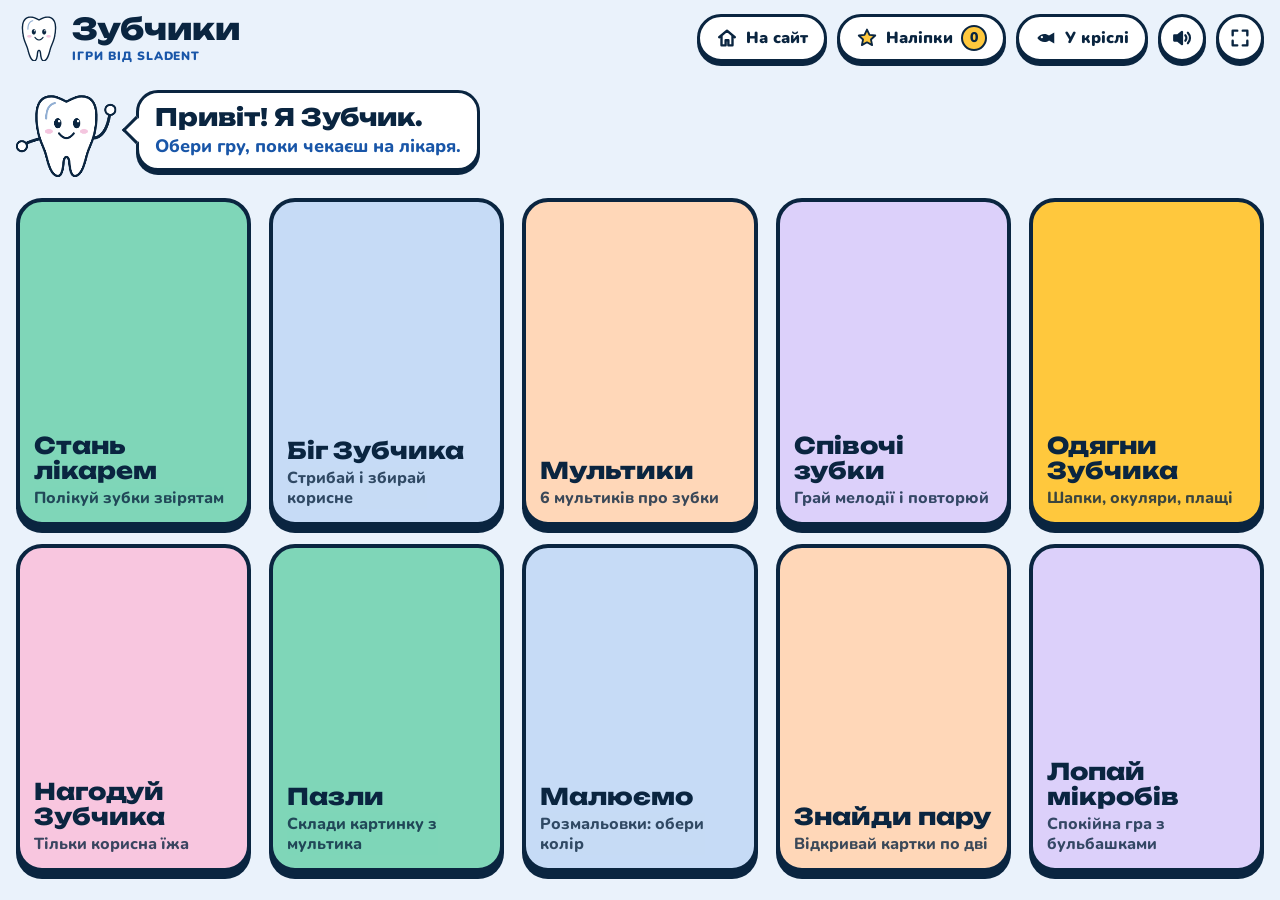
<file: kids/index.html>
<!doctype html>
<html lang="uk">
<head>
<meta charset="utf-8">
<meta name="viewport" content="width=device-width, initial-scale=1, viewport-fit=cover">
<meta name="description" content="Зубчики Sladent: ігри та мультики про зубки для дітей. Стань лікарем, нагодуй Зубчика, розмальовки й пазли на пам'ять. Стоматологія Sladent, Тернопіль.">
<meta name="theme-color" content="#EAF2FB">
<link rel="canonical" href="https://sladent.com/kids/">
<link rel="manifest" href="manifest.webmanifest">
<link rel="icon" type="image/png" sizes="192x192" href="icon-192.png">
<link rel="apple-touch-icon" href="icon-180.png">
<meta name="apple-mobile-web-app-capable" content="yes">
<meta name="mobile-web-app-capable" content="yes">
<meta name="apple-mobile-web-app-title" content="Зубчики">
<meta property="og:type" content="website">
<meta property="og:title" content="Зубчики Sladent">
<meta property="og:description" content="Ігри та мультики про зубки для дітей від стоматології Sladent у Тернополі.">
<meta property="og:url" content="https://sladent.com/kids/">
<style>:root { padding-top: env(safe-area-inset-top, 0px); padding-bottom: env(safe-area-inset-bottom, 0px); }</style>
<title>Зубчики Sladent</title>
<link rel="preconnect" href="https://fonts.googleapis.com">
<link rel="preconnect" href="https://fonts.gstatic.com" crossorigin>
<link rel="stylesheet" href="https://fonts.googleapis.com/css2?family=Unbounded:wght@700;800&family=Nunito:wght@700;800;900&display=swap">
<style>
  /* Layout: one-screen app. Header bar, then exactly one screen: the home grid, or a game made of a HUD row and a play area
     that takes the remaining height. Nothing is positioned over the HUD; trays and palettes sit beside or below the play area. */
  :root {
    --sky: #EAF2FB;       /* ground */
    --ink: #0A2540;       /* Sladent navy: every outline */
    --blue: #1956A8;      /* Sladent blue */
    --pink: #D9338C;      /* the clinic's magenta kids chair */
    --pink-soft: #F8C6DF;
    --mint: #7FD6B8;
    --sun: #FFC83D;
    --lilac: #DCD0FA;
    --peach: #FFD7B8;
    --ice: #C6DBF6;
    --card: #FFFFFF;
    --line: #B9CCE6;      /* empty sticker slots */
    --scrim: rgba(10, 37, 64, 0.42);
    --display: "Unbounded", "Nunito", system-ui, sans-serif;
    --body: "Nunito", system-ui, -apple-system, "Segoe UI", sans-serif;
    --gap: clamp(8px, 1.5vh, 14px);
    color-scheme: light;
  }
  *, *::before, *::after { box-sizing: border-box; }
  html { height: 100%; touch-action: manipulation; }
  body {
    height: 100%; margin: 0; background: var(--sky); color: var(--ink); font-family: var(--body); overflow: hidden;
    padding-left: max(16px, env(safe-area-inset-left, 0px)); padding-right: max(16px, env(safe-area-inset-right, 0px));
    -webkit-user-select: none; user-select: none; -webkit-tap-highlight-color: transparent; -webkit-touch-callout: none;
  }
  [hidden] { display: none !important; }
  button { font: inherit; color: inherit; }
  :focus-visible { outline: 4px solid var(--pink); outline-offset: 3px; }
  #app { height: 100%; display: flex; flex-direction: column; gap: var(--gap); padding-block: var(--gap); }

  /* header */
  .bar { display: flex; align-items: center; gap: 10px; min-width: 0; flex: none; }
  .brand { display: flex; align-items: center; gap: 10px; margin-right: auto; min-width: 0; }
  .brand canvas { width: 46px; height: 46px; flex: none; }
  .brand h1 { font: 800 clamp(20px, 2.8vw, 30px)/1 var(--display); margin: 0; }
  .brand small { display: block; font: 900 12px/1.2 var(--body); color: var(--blue); letter-spacing: 0.08em; text-transform: uppercase; margin-top: 5px; white-space: nowrap; }
  .btn {
    display: inline-flex; align-items: center; justify-content: center; gap: 8px; min-height: 48px; min-width: 48px; padding: 0 16px;
    font: 900 16px/1 var(--body); color: var(--ink); background: var(--card); border: 3px solid var(--ink); border-radius: 999px;
    box-shadow: 0 4px 0 var(--ink); cursor: pointer; white-space: nowrap; flex: none;
  }
  .btn:active { transform: translateY(3px); box-shadow: 0 1px 0 var(--ink); }
  .btn svg { width: 22px; height: 22px; flex: none; }
  .btn.icon { padding: 0; width: 48px; }
  a.btn { text-decoration: none; }
  .credits { font: 700 13px/1.45 var(--body); color: var(--ink); opacity: 0.6; text-align: center; margin: 14px auto 4px; max-width: 46ch; }
  .btn.primary { background: var(--pink); color: var(--card); }
  @media (max-width: 700px) { .btn .lbl { display: none; } .btn.has-lbl { padding: 0; width: 48px; } }

  main { flex: 1; min-height: 0; position: relative; }
  .screen { position: absolute; inset: 0; display: flex; flex-direction: column; gap: var(--gap); }

  /* home */
  #home { overflow-y: auto; overflow-x: hidden; padding-bottom: 8px; }
  .hero { display: flex; align-items: center; gap: 12px; flex: none; }
  .hero canvas { width: clamp(76px, 12vh, 120px); height: clamp(76px, 12vh, 120px); flex: none; }
  .say { position: relative; background: var(--card); border: 3px solid var(--ink); border-radius: 22px; padding: 10px 16px; min-width: 0; box-shadow: 0 4px 0 var(--ink); }
  .say::before { content: ""; position: absolute; left: -13px; top: 50%; width: 20px; height: 20px; background: var(--card); border-left: 3px solid var(--ink); border-bottom: 3px solid var(--ink); transform: translateY(-50%) rotate(45deg); }
  .say b { display: block; font: 800 clamp(17px, 2.2vw, 24px)/1.2 var(--display); }
  .say span { display: block; font: 800 clamp(14px, 1.7vw, 18px)/1.3 var(--body); color: var(--blue); margin-top: 3px; }
  .tiles { flex: 1 0 auto; display: grid; grid-template-columns: repeat(2, minmax(0, 1fr)); grid-auto-rows: minmax(150px, 1fr); gap: clamp(10px, 1.6vw, 18px); padding-bottom: 7px; }
  @media (min-width: 880px) and (min-aspect-ratio: 1/1) { .tiles { grid-template-columns: repeat(5, minmax(0, 1fr)); } .tile b { font-size: clamp(14px, 1.55vw, 24px); } }
  .tile b { overflow-wrap: break-word; }
  /* portrait tablets: wide, short tiles read better with the art beside the text */
  @media (min-width: 600px) and (max-aspect-ratio: 1/1) {
    .tiles .tile { display: grid; grid-template-columns: 44% 1fr; grid-template-rows: 1fr auto auto 1fr; column-gap: 12px; padding: 10px 16px 10px 10px; }
    .tiles .tile .art { grid-row: 1 / -1; grid-column: 1; }
    .tiles .tile b { grid-row: 2; grid-column: 2; }
    .tiles .tile span { grid-row: 3; grid-column: 2; }
  }
  .tile {
    position: relative; display: flex; flex-direction: column; min-height: 0; min-width: 0; border: 4px solid var(--ink); border-radius: 26px;
    padding: 8px 14px 14px; text-align: left; cursor: pointer; box-shadow: 0 7px 0 var(--ink); overflow: hidden;
  }
  .tile:active { transform: translateY(5px); box-shadow: 0 2px 0 var(--ink); }
  .tile .art { flex: 1; min-height: 64px; position: relative; }
  .tile .art canvas { position: absolute; inset: 0; width: 100%; height: 100%; }
  .tile b { font: 800 clamp(16px, 2vw, 23px)/1.1 var(--display); text-wrap: balance; }
  .tile span { font: 800 clamp(13px, 1.5vw, 16px)/1.25 var(--body); opacity: 0.8; margin-top: 4px; }
  .k-dentist, .k-puzzle { background: var(--mint); } .k-run, .k-color { background: var(--ice); } .k-toons, .k-memory { background: var(--peach); }
  .k-sing, .k-bubbles { background: var(--lilac); } .k-dress { background: var(--sun); } .k-food { background: var(--pink-soft); }
  @media (max-height: 620px) { .hero { display: none; } .tile span { display: none; } }

  /* game chrome */
  .hud { display: flex; align-items: center; gap: 10px; min-width: 0; flex: none; }
  .hud .title {
    margin-right: auto; min-width: 0; font: 800 clamp(15px, 2vw, 22px)/1.15 var(--display); text-wrap: balance;
    display: -webkit-box; -webkit-line-clamp: 2; -webkit-box-orient: vertical; overflow: hidden;
  }
  @media (max-width: 560px) { .hud.tight .title { display: none; } .hud.tight .grow { margin-right: auto; } }
  @media (max-width: 480px) { .pill .lbl { display: none; } .seg button { padding: 0 9px; font-size: 14px; } .hud { gap: 8px; } }
  .pill {
    min-height: 48px; display: inline-flex; align-items: center; gap: 8px; padding: 0 14px; background: var(--card); border: 3px solid var(--ink);
    border-radius: 999px; font: 900 18px/1 var(--body); font-variant-numeric: tabular-nums; white-space: nowrap; flex: none;
  }
  .pill svg { width: 22px; height: 22px; }
  .seg { display: inline-flex; border: 3px solid var(--ink); border-radius: 999px; overflow: hidden; background: var(--card); min-height: 48px; flex: none; }
  .seg button { border: 0; background: none; padding: 0 12px; font: 900 15px/1 var(--body); cursor: pointer; white-space: nowrap; }
  .seg button + button { border-left: 3px solid var(--ink); }
  .seg button[aria-pressed="true"] { background: var(--ink); color: var(--card); }
  .playwrap { flex: 1; min-height: 0; display: flex; gap: 12px; }
  .playwrap.below { flex-direction: column; }
  .stage { flex: 1; min-width: 0; min-height: 0; position: relative; border: 4px solid var(--ink); border-radius: 26px; overflow: hidden; background: var(--card); touch-action: none; }
  .stage canvas { position: absolute; inset: 0; width: 100%; height: 100%; display: block; }
  .strip { display: grid; gap: 10px; flex: none; align-content: center; justify-content: center; }
  .tool {
    width: var(--tw); display: flex; flex-direction: column; align-items: center; gap: 2px; padding: 6px 4px 8px; border-radius: 20px;
    border: 3px solid var(--ink); background: var(--card); box-shadow: 0 4px 0 var(--ink); position: relative; cursor: pointer;
  }
  .tool canvas { width: calc(var(--tw) - 18px); height: calc(var(--tw) - 18px); }
  .tool span { font: 900 clamp(10px, calc(var(--tw) * 0.145), 13px)/1.1 var(--body); max-width: 100%; white-space: nowrap; overflow: hidden; }
  .strip.nolabel .tool span { display: none; }
  .tool.now { background: var(--sun); animation: nudge 1.1s ease-in-out infinite; }
  .tool.later { opacity: 0.45; }
  .tool.done::after {
    content: ""; position: absolute; right: -7px; top: -7px; width: 24px; height: 24px; border-radius: 50%; border: 3px solid var(--ink);
    background: var(--mint) url("data:image/svg+xml,%3Csvg xmlns='http://www.w3.org/2000/svg' viewBox='0 0 24 24'%3E%3Cpath d='M6 12.5l4 4 8-9' fill='none' stroke='%230A2540' stroke-width='3.4' stroke-linecap='round' stroke-linejoin='round'/%3E%3C/svg%3E") center/18px no-repeat;
  }
  @keyframes nudge { 0%, 100% { transform: translateY(0); } 50% { transform: translateY(-5px); } }

  .overlay { position: absolute; inset: 0; z-index: 5; display: grid; place-items: center; background: var(--scrim); padding: 16px; }
  #over { align-items: start; padding-top: 72px; background: rgba(10, 37, 64, 0.18); }
  .win {
    background: var(--card); border: 4px solid var(--ink); border-radius: 28px; padding: 22px 26px; text-align: center; display: grid; gap: 12px;
    justify-items: center; box-shadow: 0 8px 0 var(--ink); width: min(100%, 440px); max-height: 100%; overflow: auto;
  }
  .win h2 { font: 800 clamp(21px, 3vw, 30px)/1.15 var(--display); margin: 0; text-wrap: balance; }
  .win p { margin: 0; font: 800 18px/1.35 var(--body); text-wrap: balance; }
  .win .stars { display: flex; gap: 6px; }
  .win .stars svg { width: clamp(40px, 7vh, 56px); height: auto; }
  .row { display: flex; gap: 10px; justify-content: center; flex-wrap: wrap; }

  /* memory */
  .mwrap { flex: 1; min-height: 0; display: grid; place-items: center; }
  .mgrid { display: grid; perspective: 1000px; }
  .mcard { position: relative; border: 0; padding: 0; background: none; cursor: pointer; transform-style: preserve-3d; transition: transform 0.45s cubic-bezier(.2,.8,.2,1); }
  .mcard.up, .mcard.done { transform: rotateY(180deg); }
  .mcard .f, .mcard .b { position: absolute; inset: 0; border-radius: 16px; border: 4px solid var(--ink); backface-visibility: hidden; -webkit-backface-visibility: hidden; display: grid; place-items: center; box-shadow: 0 5px 0 var(--ink); overflow: hidden; }
  .mcard .b { background: var(--blue); }
  .mcard .b svg { width: 48%; height: auto; }
  .mcard .f { background: var(--card); transform: rotateY(180deg); }
  .mcard .f img { width: 86%; height: 86%; object-fit: contain; }
  .mcard.done .f { background: var(--mint); }
  .mcard.done { animation: matched 0.5s ease-out; }
  @keyframes matched { 50% { transform: rotateY(180deg) scale(1.08); } }

  /* coloring */
  .paper { flex: 1; min-width: 0; min-height: 0; position: relative; background: var(--card); border: 4px solid var(--ink); border-radius: 26px; overflow: hidden; }
  .paper svg { position: absolute; inset: 12px; width: calc(100% - 24px); height: calc(100% - 24px); display: block; touch-action: none; overflow: visible; }
  .paper .r { stroke: var(--ink); stroke-width: 5; stroke-linejoin: round; cursor: pointer; transition: fill 0.25s; }
  .paper .bgr { stroke: none; }
  .paper .d { pointer-events: none; }
  .sw { width: var(--tw); height: var(--tw); border-radius: 50%; border: 3px solid var(--ink); cursor: pointer; box-shadow: 0 3px 0 var(--ink); padding: 0; }
  .sw[aria-pressed="true"] { outline: 4px solid var(--ink); outline-offset: 3px; transform: scale(1.06); }

  /* cartoons */
  .vlist { flex: 1; min-height: 0; overflow-y: auto; display: grid; grid-template-columns: repeat(auto-fit, minmax(min(100%, 300px), 1fr)); gap: 16px; align-content: start; padding-bottom: 10px; width: 100%; max-width: 1100px; margin-inline: auto; }
  .vcard { display: flex; flex-direction: column; text-align: left; padding: 0; border: 4px solid var(--ink); border-radius: 26px; overflow: hidden; background: var(--card); box-shadow: 0 7px 0 var(--ink); cursor: pointer; }
  .vcard:active { transform: translateY(5px); box-shadow: 0 2px 0 var(--ink); }
  .vcard .thumb { position: relative; aspect-ratio: 16 / 9; max-width: 100%; background: var(--ice); border-bottom: 4px solid var(--ink); }
  .vcard .thumb img { position: absolute; inset: 0; width: 100%; height: 100%; object-fit: cover; }
  .vcard .thumb i { position: absolute; left: 50%; top: 50%; width: 72px; height: 72px; margin: -36px 0 0 -36px; border-radius: 50%; background: var(--pink); border: 4px solid var(--ink); display: grid; place-items: center; }
  .vcard .thumb i::after { content: ""; margin-left: 6px; border-left: 22px solid var(--card); border-top: 14px solid transparent; border-bottom: 14px solid transparent; }
  .vcard b { padding: 14px 16px 2px; font: 800 clamp(17px, 2vw, 22px)/1.2 var(--display); }
  .vcard span { padding: 0 16px 16px; font: 800 15px/1.3 var(--body); opacity: 0.8; }
  .empty { padding: 24px; background: var(--card); border: 4px dashed var(--ink); border-radius: 26px; font: 800 18px/1.4 var(--body); text-align: center; }
  .player { flex: 1; min-height: 0; border: 4px solid var(--ink); border-radius: 26px; overflow: hidden; background: var(--ink); }
  .player video { width: 100%; height: 100%; display: block; object-fit: contain; background: var(--ink); }

  /* chair mode */
  #chair { position: fixed; inset: 0; z-index: 10; background: var(--ink); }
  #chair canvas { position: absolute; inset: 0; width: 100%; height: 100%; display: block; }
  .cbar { position: absolute; left: calc(env(safe-area-inset-left, 0px) + 14px); top: calc(env(safe-area-inset-top, 0px) + 14px); display: flex; gap: 8px; }
  .cbar .btn { opacity: 0.5; }
  .cbar .btn:hover, .cbar .btn:focus-visible { opacity: 1; }
  .prompt {
    position: absolute; left: max(16px, env(safe-area-inset-left, 0px)); right: max(16px, env(safe-area-inset-right, 0px)); top: calc(env(safe-area-inset-top, 0px) + 82px);
    text-align: center; color: var(--card); font: 800 clamp(22px, min(4.2vw, 6.5vh), 64px)/1.15 var(--display); text-wrap: balance; transition: opacity 0.8s;
    text-shadow: 0 3px 0 var(--ink), 0 6px 22px var(--scrim);
  }
  .breath {
    position: absolute; right: calc(env(safe-area-inset-right, 0px) + 5vw); bottom: calc(env(safe-area-inset-bottom, 0px) + 7vh); width: 22vmin; height: 22vmin;
    border-radius: 50%; display: grid; place-items: center; background: rgba(255, 255, 255, 0.18); border: 4px solid rgba(255, 255, 255, 0.8);
    color: var(--card); font: 800 clamp(16px, 2.6vmin, 40px)/1 var(--display); text-shadow: 0 2px 0 var(--ink);
  }
  /* header sticker counter */
  .count { min-width: 26px; height: 26px; padding: 0 7px; border-radius: 999px; background: var(--sun); border: 2.5px solid var(--ink); display: inline-grid; place-items: center; font: 900 14px/1 var(--body); font-variant-numeric: tabular-nums; }
  @media (max-width: 700px) { #albumBtn { width: auto; padding: 0 8px; } }
  @media (max-width: 480px) { #fs { display: none; } .bar { gap: 8px; } .brand small { display: none; } }
  @media (max-width: 440px) { .brand > div { display: none; } }   /* room for the home button: the Zubchyk logo stays */
  .hudx { display: flex; gap: 8px; flex: none; }
  .hudx:empty { display: none; }

  /* prizes */
  .prize { display: grid; justify-items: center; gap: 2px; }
  .prize img { width: clamp(84px, 14vh, 124px); height: auto; animation: prize 0.7s cubic-bezier(.2, 1.6, .4, 1) both; }
  .prize span { font: 900 14px/1.2 var(--body); color: var(--pink); text-transform: uppercase; letter-spacing: 0.06em; }
  @keyframes prize { from { transform: scale(0.2) rotate(-40deg); opacity: 0; } to { transform: scale(1) rotate(-6deg); opacity: 1; } }
  #toastHost { position: absolute; left: 0; right: 0; top: 64px; z-index: 6; pointer-events: none; }
  .toastp { position: absolute; left: 50%; top: 0; transform: translateX(-50%); display: flex; align-items: center; gap: 10px; padding: 6px 18px 6px 6px; background: var(--card); border: 3px solid var(--ink); border-radius: 999px; box-shadow: 0 4px 0 var(--ink); font: 900 16px/1 var(--body); white-space: nowrap; animation: toastp 2.8s ease both; }
  .toastp img { width: 56px; height: 56px; }
  @keyframes toastp { 0% { opacity: 0; transform: translate(-50%, -16px); } 12%, 85% { opacity: 1; transform: translate(-50%, 0); } 100% { opacity: 0; transform: translate(-50%, -8px); } }

  /* sticker album */
  .album { flex: 1; min-height: 0; overflow-y: auto; display: grid; grid-template-columns: repeat(auto-fill, minmax(clamp(84px, 13vmin, 150px), 1fr)); gap: clamp(10px, 1.6vw, 18px); align-content: start; padding: clamp(12px, 2vw, 22px); background: var(--card); border: 4px solid var(--ink); border-radius: 26px; }
  .ahint { grid-column: 1 / -1; margin: 0; font: 800 clamp(16px, 2vw, 20px)/1.35 var(--body); color: var(--blue); }
  .slot { aspect-ratio: 1; max-width: 100%; border-radius: 24px; border: 3px dashed var(--line); display: grid; place-items: center; }
  .slot.has { border-color: transparent; }
  .slot img { width: 100%; height: 100%; object-fit: contain; transform: rotate(var(--r)); }
  .slot b { font: 800 clamp(26px, 5vmin, 44px)/1 var(--display); color: var(--line); }

  /* dress-up picker */
  #tray.picker { display: flex; flex-direction: column; gap: 10px; justify-content: center; flex: none; }
  .picker .tabs { display: flex; gap: 6px; flex-wrap: wrap; justify-content: center; }
  .picker .tabs button { width: 56px; height: 56px; border-radius: 16px; border: 3px solid var(--ink); background: var(--card); box-shadow: 0 3px 0 var(--ink); cursor: pointer; padding: 4px; display: grid; place-items: center; }
  .picker .tabs button[aria-pressed="true"] { background: var(--sun); }
  .picker .tabs canvas { width: 42px; height: 42px; }
  .picker .items { display: grid; grid-template-columns: repeat(3, var(--iw)); gap: 8px; justify-content: center; align-content: start; }
  .playwrap.below .picker .items { grid-template-columns: none; grid-auto-flow: column; grid-auto-columns: var(--iw); }
  .picker .items button { width: var(--iw); height: var(--iw); border-radius: 18px; border: 3px solid var(--ink); background: var(--card); box-shadow: 0 4px 0 var(--ink); cursor: pointer; padding: 4px; }
  .picker .items button[aria-pressed="true"] { background: var(--mint); }
  .picker .items canvas { width: 100%; height: 100%; display: block; }

  #chair video { position: absolute; inset: 0; width: 100%; height: 100%; object-fit: contain; background: var(--ink); }

  @media (prefers-reduced-motion: reduce) { .prize img, .toastp { animation: none; } }
  @media (prefers-reduced-motion: reduce) { .mcard { transition: none; } .tool.now, .mcard.done { animation: none; } }
</style>
</head>
<body>
<div id="app">
  <header class="bar">
    <div class="brand"><canvas id="logo" width="92" height="92" aria-hidden="true"></canvas><div><h1>Зубчики</h1><small>ігри від Sladent</small></div></div>
    <a class="btn has-lbl" id="siteBtn" href="../" aria-label="Повернутися на сайт клініки Sladent"><svg viewBox="0 0 24 24" fill="none" stroke="currentColor" stroke-width="2.6" stroke-linecap="round" stroke-linejoin="round" aria-hidden="true"><path d="M3.5 11.2 12 4l8.5 7.2M6 9.6V20h4.5v-5.5h3V20H18V9.6"/></svg><span class="lbl">На сайт</span></a>
    <button class="btn has-lbl" id="albumBtn" aria-label="Мої наліпки"><svg viewBox="0 0 24 24" aria-hidden="true"><path d="M12 2.8l2.7 5.8 6.3.7-4.7 4.3 1.3 6.2L12 16.7l-5.6 3.1 1.3-6.2L3 9.3l6.3-.7z" fill="#FFC83D" stroke="currentColor" stroke-width="2" stroke-linejoin="round"/></svg><span class="lbl">Наліпки</span><b class="count" id="albumN">0</b></button>
    <button class="btn has-lbl" id="chairBtn" title="Режим для екрана над кріслом"><svg viewBox="0 0 24 24" aria-hidden="true"><path d="M2.5 12c3.2-4.6 9-5.6 12.8-2.6L21 6v12l-5.7-3.4C11.5 17.6 5.7 16.6 2.5 12z" fill="currentColor"/><circle cx="7.5" cy="11" r="1.3" fill="#fff"/></svg><span class="lbl">У кріслі</span></button>
    <button class="btn icon" id="snd" aria-label="Звук" aria-pressed="true"></button>
    <button class="btn icon" id="fs" aria-label="На весь екран"><svg viewBox="0 0 24 24" fill="none" stroke="currentColor" stroke-width="2.6" stroke-linecap="round" stroke-linejoin="round" aria-hidden="true"><path d="M4 9V4h5M20 9V4h-5M4 15v5h5M20 15v5h-5"/></svg></button>
  </header>

  <main>
    <section id="home" class="screen">
      <div class="hero"><canvas id="heroZ" width="240" height="240" aria-hidden="true"></canvas><div class="say"><b>Привіт! Я Зубчик.</b><span>Обери гру, поки чекаєш на лікаря.</span></div></div>
      <div class="tiles">
        <button class="tile k-dentist" data-go="dentist"><div class="art"><canvas data-icon="dentist" aria-hidden="true"></canvas></div><b>Стань лікарем</b><span>Полікуй зубки звірятам</span></button>
        <button class="tile k-run" data-go="run"><div class="art"><canvas data-icon="run" aria-hidden="true"></canvas></div><b>Біг Зубчика</b><span>Стрибай і збирай корисне</span></button>
        <button class="tile k-toons" data-go="toons"><div class="art"><canvas data-icon="toons" aria-hidden="true"></canvas></div><b>Мультики</b><span>6 мультиків про зубки</span></button>
        <button class="tile k-sing" data-go="sing"><div class="art"><canvas data-icon="sing" aria-hidden="true"></canvas></div><b>Співочі зубки</b><span>Грай мелодії і повторюй</span></button>
        <button class="tile k-dress" data-go="dress"><div class="art"><canvas data-icon="dress" aria-hidden="true"></canvas></div><b>Одягни Зубчика</b><span>Шапки, окуляри, плащі</span></button>
        <button class="tile k-food" data-go="food"><div class="art"><canvas data-icon="food" aria-hidden="true"></canvas></div><b>Нагодуй Зубчика</b><span>Тільки корисна їжа</span></button>
        <button class="tile k-puzzle" data-go="puzzle"><div class="art"><canvas data-icon="puzzle" aria-hidden="true"></canvas></div><b>Пазли</b><span>Склади картинку з мультика</span></button>
        <button class="tile k-color" data-go="color"><div class="art"><canvas data-icon="color" aria-hidden="true"></canvas></div><b>Малюємо</b><span>Розмальовки: обери колір</span></button>
        <button class="tile k-memory" data-go="memory"><div class="art"><canvas data-icon="memory" aria-hidden="true"></canvas></div><b>Знайди пару</b><span>Відкривай картки по дві</span></button>
        <button class="tile k-bubbles" data-go="bubbles"><div class="art"><canvas data-icon="bubbles" aria-hidden="true"></canvas></div><b>Лопай мікробів</b><span>Спокійна гра з бульбашками</span></button>
      </div>
    </section>

    <section id="game" class="screen" hidden>
      <div class="hud"><button class="btn has-lbl" data-back><svg viewBox="0 0 24 24" fill="none" stroke="currentColor" stroke-width="3" stroke-linecap="round" stroke-linejoin="round" aria-hidden="true"><path d="M15 5l-7 7 7 7"/></svg><span class="lbl">Назад</span></button><div class="title" id="gtitle"></div><div class="hudx" id="gextra"></div><div class="pill" id="gpill"></div></div>
      <div class="playwrap" id="gwrap">
        <div class="stage" id="stage"><canvas id="cv"></canvas></div>
        <div class="strip" id="tray" hidden></div>
      </div>
    </section>

    <section id="memory" class="screen" hidden>
      <div class="hud tight"><button class="btn has-lbl" data-back><svg viewBox="0 0 24 24" fill="none" stroke="currentColor" stroke-width="3" stroke-linecap="round" stroke-linejoin="round" aria-hidden="true"><path d="M15 5l-7 7 7 7"/></svg><span class="lbl">Назад</span></button><div class="title">Знайди пару</div><div class="seg grow" id="mlevels"></div><div class="pill" id="mmoves"></div></div>
      <div class="mwrap" id="mwrap"><div class="mgrid" id="mgrid"></div></div>
    </section>

    <section id="color" class="screen" hidden>
      <div class="hud tight"><button class="btn has-lbl" data-back><svg viewBox="0 0 24 24" fill="none" stroke="currentColor" stroke-width="3" stroke-linecap="round" stroke-linejoin="round" aria-hidden="true"><path d="M15 5l-7 7 7 7"/></svg><span class="lbl">Назад</span></button><div class="title">Розмальовка</div><div class="seg grow" id="cpages"></div><button class="btn icon" id="cclear" aria-label="Почати спочатку"><svg viewBox="0 0 24 24" fill="none" stroke="currentColor" stroke-width="2.8" stroke-linecap="round" stroke-linejoin="round" aria-hidden="true"><path d="M4.5 12a7.5 7.5 0 1 0 2.6-5.7M4.5 3.8v4.6h4.6"/></svg></button></div>
      <div class="playwrap" id="cwrap"><div class="paper" id="paper"></div><div class="strip" id="palette"></div></div>
    </section>

    <section id="toons" class="screen" hidden>
      <div class="hud"><button class="btn has-lbl" id="tback"><svg viewBox="0 0 24 24" fill="none" stroke="currentColor" stroke-width="3" stroke-linecap="round" stroke-linejoin="round" aria-hidden="true"><path d="M15 5l-7 7 7 7"/></svg><span class="lbl">Назад</span></button><div class="title" id="ttitle">Мультики</div></div>
      <div class="vlist" id="vlist"></div>
      <p class="credits">Мультики створені за допомогою штучного інтелекту (HyperFrames). Музика: HeyGen, згенерована ШІ.</p>
      <div class="player" id="player" hidden><video id="vid" controls playsinline preload="metadata"></video></div>
    </section>

    <section id="album" class="screen" hidden>
      <div class="hud"><button class="btn has-lbl" data-back><svg viewBox="0 0 24 24" fill="none" stroke="currentColor" stroke-width="3" stroke-linecap="round" stroke-linejoin="round" aria-hidden="true"><path d="M15 5l-7 7 7 7"/></svg><span class="lbl">Назад</span></button><div class="title">Мої наліпки</div><div class="pill" id="apill"></div></div>
      <div class="album" id="agrid"></div>
    </section>

    <div class="overlay" id="over" hidden><div class="win"><div class="stars" id="wstars"></div><h2 id="wtitle"></h2><div class="prize" id="wprize" hidden><img id="wprizeImg" alt=""><span id="wprizeTxt"></span></div><p id="wtext"></p><div class="row"><button class="btn primary" id="again">Ще раз</button><button class="btn" data-back>До ігор</button></div></div></div>
    <div id="toastHost"></div>
  </main>
</div>

<section id="chair" hidden>
  <canvas id="sea"></canvas>
  <div class="prompt" id="prompt"></div>
  <div class="breath" id="breath">вдих</div>
  <video id="cvid" playsinline hidden></video>
  <div class="cbar"><button class="btn" id="cexit">Вийти</button><button class="btn" id="ctoggle">Мультики</button></div>
</section>

<script>
(() => {
  "use strict";
  const $ = (id) => document.getElementById(id);
  const TAU = Math.PI * 2, INK = "#0A2540", WHITE = "#FFFFFF";
  const rand = (a, b) => a + Math.random() * (b - a);
  const pick = (a) => a[Math.floor(Math.random() * a.length)];
  const clamp = (v, a, b) => Math.max(a, Math.min(b, v));
  const shuffle = (arr) => { const a = arr.slice(); for (let i = a.length - 1; i > 0; i--) { const j = Math.floor(Math.random() * (i + 1)); [a[i], a[j]] = [a[j], a[i]]; } return a; };
  const backOut = (x) => { const s = 1.9; x = clamp(x, 0, 1) - 1; return x * x * ((s + 1) * x + s) + 1; };
  const plural = (n, f) => { const a = n % 10, b = n % 100; return a === 1 && b !== 11 ? f[0] : a >= 2 && a <= 4 && (b < 12 || b > 14) ? f[1] : f[2]; };
  const store = {
    get(k, d) { try { const v = localStorage.getItem("zubyky:" + k); return v == null ? d : JSON.parse(v); } catch (e) { return d; } },
    set(k, v) { try { localStorage.setItem("zubyky:" + k, JSON.stringify(v)); } catch (e) { /* storage unavailable */ } },
  };

  // ---------------- sound ----------------
  let actx = null, noiseBuf = null, soundOn = store.get("sound", true);
  function audio() {
    if (!actx) { try { actx = new (window.AudioContext || window.webkitAudioContext)(); } catch (e) { actx = null; } }
    if (actx && actx.state === "suspended") actx.resume().catch(() => {});
    return actx;
  }
  function tone(f0, f1, dur, type = "sine", vol = 0.1, delay = 0) {
    if (!soundOn) return; const a = audio(); if (!a) return;
    const t = a.currentTime + delay, o = a.createOscillator(), g = a.createGain();
    o.type = type; o.frequency.setValueAtTime(f0, t); o.frequency.exponentialRampToValueAtTime(Math.max(40, f1), t + dur);
    g.gain.setValueAtTime(0.0001, t); g.gain.exponentialRampToValueAtTime(vol, t + 0.012); g.gain.exponentialRampToValueAtTime(0.0001, t + dur);
    o.connect(g).connect(a.destination); o.start(t); o.stop(t + dur + 0.03);
  }
  function noise(dur, vol = 0.06, freq = 1200, delay = 0) {
    if (!soundOn) return; const a = audio(); if (!a) return;
    if (!noiseBuf) { noiseBuf = a.createBuffer(1, a.sampleRate, a.sampleRate); const d = noiseBuf.getChannelData(0); for (let i = 0; i < d.length; i++) d[i] = Math.random() * 2 - 1; }
    const t = a.currentTime + delay, s = a.createBufferSource(), f = a.createBiquadFilter(), g = a.createGain();
    s.buffer = noiseBuf; f.type = "bandpass"; f.frequency.value = freq; f.Q.value = 0.9;
    g.gain.setValueAtTime(0.0001, t); g.gain.exponentialRampToValueAtTime(vol, t + 0.02); g.gain.exponentialRampToValueAtTime(0.0001, t + dur);
    s.connect(f).connect(g).connect(a.destination); s.start(t); s.stop(t + dur + 0.05);
  }
  const PENTA = [523, 587, 659, 784, 880, 1047, 1175, 1319, 1568];
  let plingI = 0;
  const sfx = {
    tap: () => tone(620, 480, 0.08, "triangle", 0.07),
    pop: () => { tone(860, 220, 0.12, "sine", 0.13); noise(0.05, 0.04, 2600); },
    pling: () => { const f = PENTA[plingI++ % PENTA.length]; tone(f, f, 0.2, "triangle", 0.08); },
    boing: () => tone(260, 760, 0.2, "sine", 0.1),
    chomp: () => { tone(260, 120, 0.08, "square", 0.05); tone(320, 140, 0.08, "square", 0.045, 0.1); },
    yuck: () => tone(230, 120, 0.3, "sawtooth", 0.045),
    whoosh: () => noise(0.22, 0.05, 900),
    scrub: () => noise(0.06, 0.035, 3400),
    splash: () => noise(0.18, 0.045, 1500),
    giggle: () => [0, 1, 2, 3].forEach((i) => tone(720 + i * 80, 940 + i * 80, 0.07, "sine", 0.05, i * 0.08)),
    sparkle: () => [1319, 1568, 2093].forEach((f, i) => tone(f, f, 0.14, "sine", 0.05, i * 0.06)),
    fill: () => tone(420, 980, 0.32, "sine", 0.08),
    flip: () => tone(520, 660, 0.07, "triangle", 0.07),
    match: () => { tone(660, 660, 0.12, "sine", 0.09); tone(990, 990, 0.18, "sine", 0.09, 0.1); },
    step: () => [659, 784, 1047].forEach((f, i) => tone(f, f, 0.16, "triangle", 0.08, i * 0.09)),
    win: () => [523, 659, 784, 1047, 1319].forEach((f, i) => tone(f, f, 0.24, "triangle", 0.09, i * 0.1)),
  };
  const ICON_ON = '<svg viewBox="0 0 24 24" fill="none" stroke="currentColor" stroke-width="2.4" stroke-linecap="round" stroke-linejoin="round" aria-hidden="true"><path d="M3.5 9.2h3.8L12 5.3v13.4l-4.7-3.9H3.5z" fill="currentColor"/><path d="M15.6 9a4.4 4.4 0 0 1 0 6M18.4 6.3a8.2 8.2 0 0 1 0 11.4"/></svg>';
  const ICON_OFF = '<svg viewBox="0 0 24 24" fill="none" stroke="currentColor" stroke-width="2.4" stroke-linecap="round" stroke-linejoin="round" aria-hidden="true"><path d="M3.5 9.2h3.8L12 5.3v13.4l-4.7-3.9H3.5z" fill="currentColor"/><path d="M16 9.5l5 5M21 9.5l-5 5"/></svg>';
  const sndBtn = $("snd");
  function paintSnd() { sndBtn.innerHTML = soundOn ? ICON_ON : ICON_OFF; sndBtn.setAttribute("aria-pressed", String(soundOn)); sndBtn.setAttribute("aria-label", soundOn ? "Вимкнути звук" : "Увімкнути звук"); }
  paintSnd();
  sndBtn.addEventListener("click", () => { soundOn = !soundOn; store.set("sound", soundOn); paintSnd(); if (soundOn) sfx.pling(); });
  $("fs").addEventListener("click", async () => {
    try { if (document.fullscreenElement) await document.exitFullscreen(); else await document.documentElement.requestFullscreen(); } catch (e) { /* fullscreen not available here */ }
  });

  // ---------------- art ----------------
  const TOOTH_D = "M -0.42 -0.05 C -0.47 -0.3 -0.45 -0.5 -0.32 -0.56 C -0.2 -0.61 -0.1 -0.55 0 -0.5 C 0.1 -0.55 0.2 -0.61 0.32 -0.56 C 0.45 -0.5 0.47 -0.3 0.42 -0.05 C 0.39 0.1 0.33 0.18 0.3 0.3 C 0.26 0.46 0.22 0.58 0.14 0.6 C 0.07 0.62 0.05 0.5 0.04 0.38 C 0.03 0.3 -0.03 0.3 -0.04 0.38 C -0.05 0.5 -0.07 0.62 -0.14 0.6 C -0.22 0.58 -0.26 0.46 -0.3 0.3 C -0.33 0.18 -0.39 0.1 -0.42 -0.05 Z";
  const TOOTH = new Path2D(TOOTH_D);
  const toothD = (cx, cy, s) => { let i = 0; return TOOTH_D.replace(/-?\d*\.?\d+/g, (n) => (+(i++ % 2 ? cy + n * s : cx + n * s)).toFixed(1)); };
  const GERM_COLS = ["#8BD35A", "#B48CF2", "#FF9F5A", "#5AC8E6", "#F06BA8"];
  function fillStroke(c, col, lw) { c.fillStyle = col; c.fill(); if (lw) c.lineWidth = lw; c.strokeStyle = INK; c.stroke(); }

  // Зубчик, the mascot. o: happy (-1..1), blink, squint, open, tilt, squash, look [x,y], arms ("wave" | "up" | "side" | "hold"), legs (walk phase), snorkel, t
  function zubyk(c, x, y, s, o = {}) {
    c.save(); c.translate(x, y); if (o.tilt) c.rotate(o.tilt);
    const sq = o.squash || 0; c.scale(s * (1 + sq), s * (1 - sq));
    c.lineJoin = "round"; c.lineCap = "round";
    if (o.arms) {
      for (const sd of [-1, 1]) {
        const wave = o.arms === "wave" && sd === 1, hold = o.arms === "hold" && sd === 1, t = o.t || 0;
        const hx = sd * (wave ? 0.64 + Math.sin(t * 7) * 0.05 : hold ? 0.62 : 0.66), hy = o.arms === "up" ? -0.36 : wave ? -0.34 + Math.cos(t * 7) * 0.04 : hold ? -0.14 : 0.16;
        c.beginPath(); c.moveTo(sd * 0.36, 0.04); c.quadraticCurveTo(sd * 0.6, o.arms === "up" || wave || hold ? 0.06 : 0.1, hx, hy);
        c.lineWidth = 0.045; c.strokeStyle = INK; c.stroke();
        c.beginPath(); c.arc(hx, hy, 0.075, 0, TAU); fillStroke(c, WHITE, 0.03);
      }
    }
    if (o.legs != null) {
      for (const sd of [-1, 1]) {
        const sw = Math.sin(o.legs + (sd > 0 ? Math.PI : 0)) * 0.09;
        c.beginPath(); c.moveTo(sd * 0.1, 0.5); c.lineTo(sd * 0.1 + sw, 0.74); c.lineWidth = 0.045; c.strokeStyle = INK; c.stroke();
        c.beginPath(); c.ellipse(sd * 0.1 + sw + sd * 0.03, 0.77, 0.075, 0.04, 0, 0, TAU); fillStroke(c, WHITE, 0.03);
      }
    }
    c.fillStyle = WHITE; c.fill(TOOTH); c.lineWidth = 0.035; c.strokeStyle = INK; c.stroke(TOOTH);
    c.beginPath(); c.moveTo(-0.3, -0.25); c.quadraticCurveTo(-0.3, -0.45, -0.17, -0.48); c.lineWidth = 0.03; c.strokeStyle = "rgba(110,148,196,0.75)"; c.stroke();
    const lk = o.look || [0, 0];
    for (const ex of [-0.14, 0.14]) {
      c.strokeStyle = INK; c.fillStyle = INK; c.lineWidth = 0.032;
      if (o.squint) { c.beginPath(); c.moveTo(ex - 0.06, -0.15); c.quadraticCurveTo(ex, -0.25, ex + 0.06, -0.15); c.stroke(); }
      else if (o.blink) { c.beginPath(); c.moveTo(ex - 0.055, -0.18); c.quadraticCurveTo(ex, -0.14, ex + 0.055, -0.18); c.stroke(); }
      else {
        c.beginPath(); c.ellipse(ex + lk[0] * 0.02, -0.18 + lk[1] * 0.02, 0.055, 0.075, 0, 0, TAU); c.fill();
        c.beginPath(); c.arc(ex + 0.02 + lk[0] * 0.02, -0.21 + lk[1] * 0.02, 0.018, 0, TAU); c.fillStyle = WHITE; c.fill();
      }
    }
    c.fillStyle = "rgba(217,51,140,0.28)";
    for (const cx of [-0.26, 0.26]) { c.beginPath(); c.ellipse(cx, -0.06, 0.06, 0.035, 0, 0, TAU); c.fill(); }
    const h = o.happy == null ? 1 : o.happy;
    c.beginPath(); c.moveTo(-0.11, -0.03);
    if (o.open) { c.quadraticCurveTo(0, -0.03 + 0.06 * h, 0.11, -0.03); c.quadraticCurveTo(0, 0.2, -0.11, -0.03); c.fillStyle = "#7A1D45"; c.fill(); }
    else c.quadraticCurveTo(0, -0.03 + 0.14 * h, 0.11, -0.03);
    c.lineWidth = 0.03; c.strokeStyle = INK; c.stroke();
    if (o.open) { c.beginPath(); c.ellipse(0, 0.06, 0.05, 0.025, 0, 0, TAU); c.fillStyle = "#F06BA8"; c.fill(); }
    if (o.snorkel) {
      c.beginPath(); c.roundRect(-0.27, -0.29, 0.54, 0.2, 0.09); c.fillStyle = "rgba(127,214,184,0.55)"; c.fill(); c.lineWidth = 0.025; c.strokeStyle = INK; c.stroke();
      c.beginPath(); c.moveTo(0.3, -0.05); c.lineTo(0.37, -0.05); c.lineTo(0.37, -0.64); c.lineWidth = 0.075; c.strokeStyle = INK; c.stroke(); c.lineWidth = 0.045; c.strokeStyle = "#D9338C"; c.stroke();
    }
    c.restore();
  }

  function germ(c, x, y, r, col, t, o = {}) {
    c.save(); c.translate(x, y);
    if (o.alpha != null) c.globalAlpha = o.alpha;
    const sc = o.scale == null ? 1 : o.scale; c.scale(sc, sc);
    if (o.shake) c.translate(Math.sin(t * 55) * r * 0.1 * o.shake, 0);
    c.lineJoin = "round"; c.lineWidth = Math.max(1.5, r * 0.11); c.strokeStyle = INK;
    for (let i = 0; i < 6; i++) { const a = (i / 6) * TAU + t * 0.8; c.beginPath(); c.arc(Math.cos(a) * r * 1.12, Math.sin(a) * r * 1.12, r * 0.16, 0, TAU); c.fillStyle = col; c.fill(); c.stroke(); }
    c.beginPath();
    for (let i = 0; i <= 28; i++) { const a = (i / 28) * TAU, rr = r * (1 + 0.08 * Math.sin(a * 5 + t * 4)); i ? c.lineTo(Math.cos(a) * rr, Math.sin(a) * rr) : c.moveTo(Math.cos(a) * rr, Math.sin(a) * rr); }
    c.closePath(); c.fillStyle = col; c.fill(); c.stroke();
    for (const ex of [-0.32, 0.32]) {
      c.beginPath(); c.arc(ex * r, -0.12 * r, r * 0.22, 0, TAU); c.fillStyle = WHITE; c.fill(); c.lineWidth = Math.max(1, r * 0.06); c.stroke();
      c.beginPath(); c.arc(ex * r + r * 0.05, -0.09 * r, r * 0.1, 0, TAU); c.fillStyle = INK; c.fill();
    }
    c.lineWidth = Math.max(1.5, r * 0.1); c.lineCap = "round";
    if (o.scared) { c.beginPath(); c.ellipse(0, 0.32 * r, r * 0.13, r * 0.17, 0, 0, TAU); c.fillStyle = "#7A1D45"; c.fill(); c.stroke(); }
    else {
      c.beginPath(); c.moveTo(-0.5 * r, -0.48 * r); c.lineTo(-0.16 * r, -0.36 * r); c.moveTo(0.5 * r, -0.48 * r); c.lineTo(0.16 * r, -0.36 * r); c.stroke();
      c.beginPath(); c.arc(0, 0.18 * r, r * 0.28, 0.15 * Math.PI, 0.85 * Math.PI); c.stroke();
    }
    c.restore();
  }

  function star(c, x, y, r, pts = 5, inner = 0.48) {
    c.beginPath();
    for (let i = 0; i < pts * 2; i++) { const a = -Math.PI / 2 + (i * Math.PI) / pts, rr = i % 2 ? r * inner : r; c.lineTo(x + Math.cos(a) * rr, y + Math.sin(a) * rr); }
    c.closePath();
  }

  // Food, drawn in a unit circle (radius 1). Outline width 0.08.
  const FOODS = {
    apple(c) {
      c.beginPath(); c.moveTo(0, -0.5); c.bezierCurveTo(0.35, -0.82, 0.95, -0.6, 0.86, 0.05); c.bezierCurveTo(0.8, 0.6, 0.42, 0.95, 0.16, 0.86); c.bezierCurveTo(0.06, 0.82, -0.06, 0.82, -0.16, 0.86); c.bezierCurveTo(-0.42, 0.95, -0.8, 0.6, -0.86, 0.05); c.bezierCurveTo(-0.95, -0.6, -0.35, -0.82, 0, -0.5); c.closePath(); fillStroke(c, "#E8414B");
      c.beginPath(); c.moveTo(0, -0.52); c.quadraticCurveTo(0.02, -0.76, 0.12, -0.92); c.lineWidth = 0.1; c.strokeStyle = INK; c.stroke(); c.lineWidth = 0.08;
      c.save(); c.translate(0.34, -0.74); c.rotate(-0.5); c.beginPath(); c.ellipse(0, 0, 0.24, 0.11, 0, 0, TAU); fillStroke(c, "#2FA37C"); c.restore();
      c.beginPath(); c.ellipse(-0.47, -0.16, 0.09, 0.2, 0.4, 0, TAU); c.fillStyle = "rgba(255,255,255,0.75)"; c.fill();
    },
    carrot(c) {
      c.save(); c.rotate(0.6);
      for (const [dx, a] of [[-0.14, -0.4], [0, 0], [0.14, 0.4]]) { c.save(); c.translate(dx, -0.7); c.rotate(a); c.beginPath(); c.ellipse(0, -0.14, 0.09, 0.22, 0, 0, TAU); fillStroke(c, "#2FA37C"); c.restore(); }
      c.beginPath(); c.moveTo(-0.3, -0.62); c.quadraticCurveTo(0, -0.75, 0.3, -0.62); c.quadraticCurveTo(0.24, 0.2, 0.04, 0.92); c.quadraticCurveTo(0, 0.98, -0.04, 0.92); c.quadraticCurveTo(-0.24, 0.2, -0.3, -0.62); c.closePath(); fillStroke(c, "#FF8A2B");
      c.beginPath(); c.moveTo(-0.22, -0.2); c.lineTo(-0.06, -0.18); c.moveTo(0.21, 0.08); c.lineTo(0.05, 0.11); c.moveTo(-0.15, 0.38); c.lineTo(-0.03, 0.4); c.stroke();
      c.restore();
    },
    broccoli(c) {
      c.beginPath(); c.moveTo(-0.22, 0.05); c.lineTo(0.22, 0.05); c.lineTo(0.16, 0.9); c.quadraticCurveTo(0, 0.98, -0.16, 0.9); c.closePath(); fillStroke(c, "#9BD46A");
      for (const [x, y, r] of [[-0.5, -0.05, 0.34], [0.5, -0.05, 0.34], [-0.25, -0.28, 0.36], [0.25, -0.28, 0.36], [0, -0.52, 0.38]]) { c.beginPath(); c.arc(x, y, r, 0, TAU); fillStroke(c, "#3BAA5C"); }
    },
    cheese(c) {
      c.beginPath(); c.moveTo(-0.9, 0.08); c.lineTo(0.5, -0.62); c.lineTo(0.9, -0.26); c.closePath(); fillStroke(c, "#FFE07A");
      c.beginPath(); c.moveTo(-0.9, 0.08); c.lineTo(0.9, -0.26); c.lineTo(0.9, 0.58); c.lineTo(-0.9, 0.58); c.closePath(); fillStroke(c, "#FFC83D");
      for (const [x, y, r] of [[0.1, 0.22, 0.13], [0.56, 0.3, 0.1], [-0.46, 0.36, 0.08]]) { c.beginPath(); c.arc(x, y, r, 0, TAU); fillStroke(c, "#E0A520"); }
    },
    milk(c) {
      c.beginPath(); c.rect(-0.3, -0.84, 0.6, 0.22); fillStroke(c, WHITE);
      c.beginPath(); c.moveTo(-0.45, -0.3); c.lineTo(-0.3, -0.62); c.lineTo(0.3, -0.62); c.lineTo(0.45, -0.3); c.closePath(); fillStroke(c, "#5AC8E6");
      c.beginPath(); c.rect(-0.45, -0.3, 0.9, 1.2); fillStroke(c, WHITE);
      c.beginPath(); c.rect(-0.45, 0.08, 0.9, 0.44); fillStroke(c, "#5AC8E6");
      c.beginPath(); c.moveTo(0, 0.16); c.quadraticCurveTo(0.13, 0.32, 0.1, 0.38); c.arc(0, 0.36, 0.1, 0.2, Math.PI - 0.2); c.closePath(); c.fillStyle = WHITE; c.fill();
    },
    banana(c) {
      c.beginPath(); c.moveTo(-0.72, -0.6); c.quadraticCurveTo(-0.62, 0.92, 0.86, 0.36); c.quadraticCurveTo(-0.2, 0.42, -0.54, -0.62); c.closePath(); fillStroke(c, "#FFD84D");
      c.beginPath(); c.moveTo(-0.73, -0.6); c.lineTo(-0.72, -0.82); c.lineTo(-0.55, -0.82); c.lineTo(-0.54, -0.62); c.closePath(); fillStroke(c, "#7A4A2A");
    },
    strawberry(c) {
      c.beginPath(); c.moveTo(0, 0.92); c.bezierCurveTo(-0.62, 0.6, -0.95, -0.1, -0.6, -0.45); c.bezierCurveTo(-0.35, -0.65, 0.35, -0.65, 0.6, -0.45); c.bezierCurveTo(0.95, -0.1, 0.62, 0.6, 0, 0.92); c.closePath(); fillStroke(c, "#F0445A");
      c.fillStyle = "#FFE08A"; for (const [x, y] of [[-0.35, -0.15], [0, -0.2], [0.35, -0.15], [-0.2, 0.2], [0.2, 0.2], [0, 0.5], [-0.45, 0.15], [0.45, 0.15]]) { c.beginPath(); c.ellipse(x, y, 0.04, 0.07, 0, 0, TAU); c.fill(); }
      for (let i = 0; i < 5; i++) { c.save(); c.translate(0, -0.55); c.rotate(-Math.PI / 2 + (i - 2) * 0.55); c.beginPath(); c.ellipse(0.2, 0, 0.22, 0.09, 0, 0, TAU); fillStroke(c, "#2FA37C"); c.restore(); }
    },
    candy(c) {
      for (const s of [-1, 1]) { c.beginPath(); c.moveTo(s * 0.4, 0); c.lineTo(s * 0.95, -0.42); c.quadraticCurveTo(s * 0.8, 0, s * 0.95, 0.42); c.closePath(); fillStroke(c, "#F8C6DF"); }
      c.beginPath(); c.arc(0, 0, 0.46, 0, TAU); fillStroke(c, "#F06BA8");
      c.save(); c.beginPath(); c.arc(0, 0, 0.42, 0, TAU); c.clip(); c.lineWidth = 0.1; c.strokeStyle = "rgba(255,255,255,0.85)";
      for (const dx of [-0.3, 0, 0.3]) { c.beginPath(); c.moveTo(dx - 0.3, 0.5); c.lineTo(dx + 0.3, -0.5); c.stroke(); }
      c.restore(); c.lineWidth = 0.08;
    },
    lollipop(c) {
      c.beginPath(); c.roundRect(-0.07, 0.1, 0.14, 0.85, 0.05); fillStroke(c, WHITE);
      c.beginPath(); c.arc(0, -0.3, 0.6, 0, TAU); fillStroke(c, "#B48CF2");
      c.beginPath(); for (let a = 0; a < TAU * 2.2; a += 0.15) { const r = 0.04 + a * 0.038; c.lineTo(Math.cos(a) * r, -0.3 + Math.sin(a) * r); }
      c.lineWidth = 0.09; c.strokeStyle = WHITE; c.stroke(); c.lineWidth = 0.08;
      c.beginPath(); c.arc(0, -0.3, 0.6, 0, TAU); c.strokeStyle = INK; c.stroke();
    },
    donut(c) {
      c.beginPath(); c.arc(0, 0, 0.88, 0, TAU); c.moveTo(0.28, 0); c.arc(0, 0, 0.28, 0, TAU, true); c.fillStyle = "#E4A15E"; c.fill("evenodd"); c.strokeStyle = INK; c.stroke();
      c.beginPath(); for (let i = 0; i <= 40; i++) { const a = (i / 40) * TAU, r = 0.72 + 0.06 * Math.sin(i * 1.7); c.lineTo(Math.cos(a) * r, Math.sin(a) * r); } c.closePath();
      c.moveTo(0.36, 0); c.arc(0, 0, 0.36, 0, TAU, true); c.fillStyle = "#F06BA8"; c.fill("evenodd"); c.stroke();
      const SP = ["#FFC83D", "#5AC8E6", WHITE, "#8BD35A"];
      for (let i = 0; i < 10; i++) { const a = i * 0.63 + 0.3, r = 0.54 + (i % 3) * 0.05; c.save(); c.translate(Math.cos(a) * r, Math.sin(a) * r); c.rotate(a * 2.3); c.fillStyle = SP[i % 4]; c.fillRect(-0.07, -0.025, 0.14, 0.05); c.restore(); }
    },
    soda(c) {
      c.beginPath(); c.moveTo(0.06, -0.5); c.lineTo(0.26, -0.95); c.lineTo(0.48, -0.95); c.lineWidth = 0.15; c.strokeStyle = INK; c.stroke(); c.lineWidth = 0.07; c.strokeStyle = "#FFC83D"; c.stroke(); c.lineWidth = 0.08;
      c.beginPath(); c.moveTo(-0.52, -0.42); c.lineTo(0.52, -0.42); c.lineTo(0.38, 0.92); c.lineTo(-0.38, 0.92); c.closePath(); fillStroke(c, "#E8414B");
      c.beginPath(); c.moveTo(-0.47, 0.04); c.lineTo(0.47, 0.04); c.lineTo(0.44, 0.36); c.lineTo(-0.44, 0.36); c.closePath(); fillStroke(c, WHITE);
      c.beginPath(); c.roundRect(-0.6, -0.56, 1.2, 0.16, 0.06); fillStroke(c, WHITE);
    },
    cupcake(c) {
      c.beginPath(); c.moveTo(-0.6, 0.08); c.lineTo(0.6, 0.08); c.lineTo(0.42, 0.92); c.lineTo(-0.42, 0.92); c.closePath(); fillStroke(c, "#5AC8E6");
      c.beginPath(); for (const x of [-0.3, 0, 0.3]) { c.moveTo(x * 1.2, 0.12); c.lineTo(x, 0.88); } c.stroke();
      for (const [x, y, r] of [[-0.4, 0, 0.3], [0.4, 0, 0.3], [0, -0.12, 0.4], [0, -0.46, 0.27]]) { c.beginPath(); c.arc(x, y, r, 0, TAU); fillStroke(c, "#F8C6DF"); }
      c.beginPath(); c.arc(0.04, -0.78, 0.15, 0, TAU); fillStroke(c, "#E8414B");
    },
    choco(c) {
      c.save(); c.rotate(-0.25);
      c.beginPath(); c.roundRect(-0.52, -0.85, 1.04, 1.7, 0.1); fillStroke(c, "#7A4A2A");
      c.beginPath(); c.moveTo(0, -0.85); c.lineTo(0, 0.2); c.moveTo(-0.52, -0.33); c.lineTo(0.52, -0.33); c.lineWidth = 0.05; c.stroke(); c.lineWidth = 0.08;
      c.beginPath(); c.roundRect(-0.58, 0.15, 1.16, 0.75, 0.08); fillStroke(c, "#D9338C");
      c.restore();
    },
    paste(c) {
      c.save(); c.rotate(-0.45);
      c.beginPath(); c.roundRect(-0.18, 0.55, 0.36, 0.34, 0.06); fillStroke(c, "#D9338C");
      c.beginPath(); c.moveTo(-0.42, -0.78); c.lineTo(0.42, -0.78); c.lineTo(0.3, 0.58); c.lineTo(-0.3, 0.58); c.closePath(); fillStroke(c, WHITE);
      c.beginPath(); c.moveTo(-0.39, -0.42); c.lineTo(0.39, -0.42); c.lineTo(0.36, -0.08); c.lineTo(-0.36, -0.08); c.closePath(); fillStroke(c, "#1956A8");
      c.beginPath(); c.rect(-0.46, -0.9, 0.92, 0.14); fillStroke(c, "#C6DBF6");
      c.restore();
    },
    star(c) { star(c, 0, 0.05, 0.92, 5, 0.47); fillStroke(c, "#FFC83D"); },
  };
  function food(c, key, x, y, r, rot = 0, t = 0) {
    c.save(); c.translate(x, y); if (rot) c.rotate(rot); c.scale(r, r);
    c.lineWidth = 0.08; c.strokeStyle = INK; c.lineJoin = "round"; c.lineCap = "round";
    FOODS[key](c, t); c.restore();
  }

  // Dental tools. Tip at (0,0), handle runs down +y to about 1.2. Callers rotate it.
  function handle(c, y0, y1, w, col) { c.beginPath(); c.roundRect(-w / 2, y0, w, y1 - y0, w / 2); fillStroke(c, col); }
  const TOOLS = {
    mirror(c) { handle(c, 0.26, 1.25, 0.15, "#1956A8"); c.beginPath(); c.arc(0, 0, 0.34, 0, TAU); fillStroke(c, "#DDEBFA"); c.beginPath(); c.arc(-0.06, -0.06, 0.2, Math.PI * 1.05, Math.PI * 1.55); c.lineWidth = 0.07; c.strokeStyle = WHITE; c.stroke(); },
    brush(c) { handle(c, 0.14, 1.25, 0.15, "#D9338C"); c.beginPath(); c.roundRect(-0.12, -0.32, 0.24, 0.5, 0.08); fillStroke(c, WHITE); c.beginPath(); c.roundRect(-0.36, -0.3, 0.24, 0.42, 0.06); fillStroke(c, "#7FD6B8"); c.beginPath(); c.moveTo(-0.3, -0.18); c.lineTo(-0.18, -0.18); c.moveTo(-0.3, -0.02); c.lineTo(-0.18, -0.02); c.lineWidth = 0.04; c.stroke(); },
    tweezers(c) { for (const s of [-1, 1]) { c.beginPath(); c.moveTo(s * 0.03, 0); c.lineTo(s * 0.16, 1.15); c.lineTo(s * 0.02, 1.2); c.lineTo(s * -0.02, 0.02); c.closePath(); fillStroke(c, "#D7E0EA"); } c.beginPath(); c.arc(0, 1.2, 0.06, 0, TAU); fillStroke(c, "#1956A8"); },
    filler(c) { handle(c, 0.28, 1.25, 0.24, "#B48CF2"); c.beginPath(); c.moveTo(-0.05, 0.02); c.lineTo(0.05, 0.02); c.lineTo(0.12, 0.3); c.lineTo(-0.12, 0.3); c.closePath(); fillStroke(c, WHITE); star(c, 0, 0.75, 0.09, 5, 0.5); c.fillStyle = "#FFC83D"; c.fill(); },
    water(c) { c.beginPath(); c.roundRect(-0.045, -0.02, 0.09, 0.36, 0.04); fillStroke(c, WHITE); c.beginPath(); c.roundRect(-0.24, 0.32, 0.48, 0.92, 0.16); fillStroke(c, "#5AC8E6"); c.beginPath(); c.moveTo(0, 0.56); c.quadraticCurveTo(0.12, 0.72, 0.1, 0.8); c.arc(0, 0.79, 0.1, 0.1, Math.PI - 0.1); c.closePath(); c.fillStyle = WHITE; c.fill(); },
    shine(c) { handle(c, 0.3, 1.25, 0.11, "#1956A8"); star(c, 0, 0, 0.36, 5, 0.47); fillStroke(c, "#FFC83D"); },
  };
  function tool(c, key, x, y, s, rot = -Math.PI / 4) {
    c.save(); c.translate(x, y); c.rotate(rot); c.scale(s, s); c.lineWidth = 0.065; c.strokeStyle = INK; c.lineJoin = "round"; c.lineCap = "round";
    TOOLS[key](c); c.restore();
  }
  function toolIcon(cv, key) {
    const c = cv.getContext("2d"), S = cv.width; c.clearRect(0, 0, S, S);
    // the rotated tool spans tip (0,0) to about (0.88, 0.88) * s; centre it
    const s = S * 0.62; tool(c, key, S / 2 - 0.42 * s, S / 2 - 0.42 * s, s);
  }
  function hand(c, x, y, s) {
    c.save(); c.translate(x, y); c.scale(s, s); c.lineWidth = 0.07; c.strokeStyle = INK; c.fillStyle = WHITE; c.lineJoin = "round";
    c.beginPath(); c.roundRect(-0.13, 0, 0.26, 0.72, 0.13); c.fill(); c.stroke();
    c.beginPath(); c.roundRect(-0.4, 0.46, 0.8, 0.66, 0.3); c.fill(); c.stroke();
    c.beginPath(); c.moveTo(-0.13, 0.5); c.lineTo(0.13, 0.5); c.strokeStyle = WHITE; c.lineWidth = 0.09; c.stroke();
    c.restore();
  }

  // particles + floating words, in whatever space the game draws
  function fx() {
    const P = [], T = [];
    return {
      burst(x, y, col, n = 12, sp = 220, size = 5) { for (let i = 0; i < n; i++) { const a = Math.random() * TAU, v = sp * rand(0.4, 1); P.push({ k: "dot", x, y, vx: Math.cos(a) * v, vy: Math.sin(a) * v - sp * 0.3, g: sp * 2, r: size * rand(0.6, 1.4), life: 0.7, max: 0.7, col }); } },
      stars(x, y, n = 6, sp = 160, size = 10) { for (let i = 0; i < n; i++) { const a = Math.random() * TAU, v = sp * rand(0.4, 1); P.push({ k: "star", x, y, vx: Math.cos(a) * v, vy: Math.sin(a) * v, g: 0, r: size * rand(0.7, 1.3), life: 0.8, max: 0.8, col: "#FFC83D", rot: Math.random() * 3 }); } },
      foam(x, y, size = 10) { P.push({ k: "foam", x: x + rand(-1.5, 1.5) * size, y: y + rand(-1.5, 1.5) * size, vx: rand(-1, 1) * size * 2, vy: -size * rand(1, 3), g: -size, r: size * rand(0.6, 1.2), life: 0.9, max: 0.9 }); },
      drop(x, y, vx, vy, size = 7) { P.push({ k: "drop", x, y, vx, vy, g: size * 120, r: size * rand(0.7, 1.2), life: 0.6, max: 0.6, col: "#5AC8E6" }); },
      confetti(x, y, n, sp, size) { const C = ["#FFC83D", "#D9338C", "#7FD6B8", "#5AC8E6", "#B48CF2"]; for (let i = 0; i < n; i++) { const a = -Math.PI / 2 + rand(-1.1, 1.1), v = sp * rand(0.5, 1.1); P.push({ k: "conf", x, y, vx: Math.cos(a) * v, vy: Math.sin(a) * v, g: sp * 1.4, r: size * rand(0.7, 1.2), life: 1.6, max: 1.6, col: pick(C), rot: Math.random() * 6, vr: rand(-8, 8) }); } },
      word(text, x, y, size, col = WHITE) { T.push({ text, x, y, size, col, life: 1.2, max: 1.2 }); },
      update(dt) {
        for (const p of P) { p.x += p.vx * dt; p.y += p.vy * dt; p.vy += p.g * dt; p.life -= dt; if (p.vr) p.rot += p.vr * dt; }
        for (const w of T) { w.life -= dt; w.y -= w.size * 0.6 * dt; }
        for (let i = P.length - 1; i >= 0; i--) if (P[i].life <= 0) P.splice(i, 1);
        for (let i = T.length - 1; i >= 0; i--) if (T[i].life <= 0) T.splice(i, 1);
      },
      draw(c) {
        for (const p of P) {
          c.globalAlpha = clamp(p.life / (p.max * 0.5), 0, 1);
          if (p.k === "foam") { c.beginPath(); c.arc(p.x, p.y, p.r, 0, TAU); c.fillStyle = WHITE; c.fill(); c.lineWidth = Math.max(1.5, p.r * 0.18); c.strokeStyle = "#9DBBE0"; c.stroke(); }
          else if (p.k === "star") { star(c, p.x, p.y, p.r * (0.5 + p.life / p.max * 0.5), 4, 0.4); c.fillStyle = p.col; c.fill(); c.lineWidth = Math.max(1.5, p.r * 0.16); c.strokeStyle = INK; c.stroke(); }
          else if (p.k === "conf") { c.save(); c.translate(p.x, p.y); c.rotate(p.rot); c.fillStyle = p.col; c.fillRect(-p.r, -p.r * 0.4, p.r * 2, p.r * 0.8); c.restore(); }
          else { c.beginPath(); c.arc(p.x, p.y, p.r, 0, TAU); c.fillStyle = p.col; c.fill(); }
        }
        c.globalAlpha = 1;
        for (const w of T) {
          const age = w.max - w.life, s = backOut(age / 0.35) * (w.life < 0.25 ? w.life / 0.25 : 1);
          if (s <= 0.01) continue;
          c.save(); c.translate(w.x, w.y); c.scale(s, s); c.font = `800 ${w.size}px Unbounded, Nunito, sans-serif`; c.textAlign = "center"; c.textBaseline = "middle";
          c.lineJoin = "round"; c.lineWidth = w.size * 0.2; c.strokeStyle = INK; c.strokeText(w.text, 0, 0); c.fillStyle = w.col; c.fillText(w.text, 0, 0); c.restore();
        }
      },
    };
  }

  // ---------------- outfits (dress-up and stickers) ----------------
  // Drawn in Зубчик's unit space: body spans x -0.47..0.47, y -0.61..0.62, eyes at y -0.18. Hand items are drawn relative to the right hand.
  function heart(c, x, y, r) { c.beginPath(); c.moveTo(x, y + r * 0.9); c.bezierCurveTo(x - r * 1.4, y - r * 0.2, x - r * 0.6, y - r * 1.2, x, y - r * 0.45); c.bezierCurveTo(x + r * 0.6, y - r * 1.2, x + r * 1.4, y - r * 0.2, x, y + r * 0.9); c.closePath(); }
  function glassesArms(c) { c.beginPath(); c.moveTo(-0.24, -0.2); c.lineTo(-0.4, -0.16); c.moveTo(0.24, -0.2); c.lineTo(0.4, -0.16); c.lineWidth = 0.03; c.strokeStyle = INK; c.stroke(); }
  function capeShape(c, col, t, deco) {
    const w = Math.sin((t || 0) * 3) * 0.03;
    c.beginPath(); c.moveTo(-0.3, -0.08); c.quadraticCurveTo(-0.66, 0.3, -0.6 + w, 0.72); c.quadraticCurveTo(0, 0.8 + w, 0.6 - w, 0.72); c.quadraticCurveTo(0.66, 0.3, 0.3, -0.08); c.closePath();
    fillStroke(c, col, 0.035); if (deco) { c.save(); c.clip(); deco(c); c.restore(); }
  }
  const OUTFIT = {
    hat: [
      { id: "crown", label: "Корона", cy: -0.66, draw(c) {
        c.beginPath(); c.moveTo(-0.26, -0.5); c.lineTo(-0.28, -0.77); c.lineTo(-0.14, -0.62); c.lineTo(0, -0.83); c.lineTo(0.14, -0.62); c.lineTo(0.28, -0.77); c.lineTo(0.26, -0.5); c.closePath(); fillStroke(c, "#FFC83D", 0.035);
        for (const [x, col] of [[-0.14, "#D9338C"], [0, "#5AC8E6"], [0.14, "#8BD35A"]]) { c.beginPath(); c.arc(x, -0.56, 0.035, 0, TAU); fillStroke(c, col, 0.02); }
      } },
      { id: "party", label: "Ковпачок", cy: -0.74, draw(c) {
        c.beginPath(); c.moveTo(-0.18, -0.5); c.lineTo(0.18, -0.5); c.lineTo(0.02, -0.98); c.closePath(); c.fillStyle = "#F06BA8"; c.fill();
        c.save(); c.clip(); c.lineWidth = 0.05; c.strokeStyle = "#FFC83D"; for (const y of [-0.6, -0.72, -0.84]) { c.beginPath(); c.moveTo(-0.3, y + 0.05); c.lineTo(0.3, y - 0.05); c.stroke(); } c.restore();
        c.beginPath(); c.moveTo(-0.18, -0.5); c.lineTo(0.18, -0.5); c.lineTo(0.02, -0.98); c.closePath(); c.lineWidth = 0.035; c.strokeStyle = INK; c.stroke();
        c.beginPath(); c.arc(0.02, -0.99, 0.06, 0, TAU); fillStroke(c, "#5AC8E6", 0.03);
      } },
      { id: "cap", label: "Кепка", cy: -0.64, draw(c) {
        c.beginPath(); c.moveTo(0.18, -0.53); c.quadraticCurveTo(0.5, -0.58, 0.62, -0.49); c.quadraticCurveTo(0.42, -0.44, 0.18, -0.47); c.closePath(); fillStroke(c, "#1956A8", 0.035);
        c.beginPath(); c.moveTo(-0.34, -0.49); c.bezierCurveTo(-0.34, -0.86, 0.34, -0.86, 0.34, -0.49); c.closePath(); fillStroke(c, "#1956A8", 0.035);
        c.beginPath(); c.arc(-0.02, -0.64, 0.07, 0, TAU); fillStroke(c, WHITE, 0.025);
        c.beginPath(); c.arc(0, -0.78, 0.035, 0, TAU); fillStroke(c, "#FFC83D", 0.02);
      } },
      { id: "wizard", label: "Капелюх мага", cy: -0.8, draw(c) {
        c.beginPath(); c.moveTo(-0.25, -0.54); c.quadraticCurveTo(-0.05, -0.8, 0.14, -1.12); c.quadraticCurveTo(0.1, -0.8, 0.25, -0.54); c.closePath(); fillStroke(c, "#7E5BD6", 0.035);
        c.beginPath(); c.ellipse(0, -0.53, 0.42, 0.08, 0, 0, TAU); fillStroke(c, "#7E5BD6", 0.035);
        star(c, 0.02, -0.73, 0.065, 5, 0.45); fillStroke(c, "#FFC83D", 0.02); star(c, -0.09, -0.62, 0.035, 5, 0.45); c.fillStyle = "#FFC83D"; c.fill();
      } },
      { id: "bunny", label: "Вушка", cy: -0.78, draw(c) {
        for (const s of [-1, 1]) { c.save(); c.translate(s * 0.16, -0.6); c.rotate(s * 0.2); c.beginPath(); c.ellipse(0, -0.22, 0.09, 0.27, 0, 0, TAU); fillStroke(c, WHITE, 0.035); c.beginPath(); c.ellipse(0, -0.22, 0.045, 0.19, 0, 0, TAU); c.fillStyle = "#F8C6DF"; c.fill(); c.restore(); }
        c.beginPath(); c.moveTo(-0.33, -0.48); c.quadraticCurveTo(0, -0.66, 0.33, -0.48); c.lineWidth = 0.06; c.strokeStyle = INK; c.stroke(); c.lineWidth = 0.035; c.strokeStyle = "#D9338C"; c.stroke();
      } },
    ],
    eyes: [
      { id: "round", label: "Окуляри", cy: -0.18, draw(c) {
        glassesArms(c);
        for (const s of [-1, 1]) { c.beginPath(); c.arc(s * 0.14, -0.18, 0.1, 0, TAU); c.fillStyle = "rgba(198,219,246,0.35)"; c.fill(); c.lineWidth = 0.04; c.strokeStyle = INK; c.stroke(); c.lineWidth = 0.022; c.strokeStyle = "#D9338C"; c.stroke(); }
        c.beginPath(); c.moveTo(-0.045, -0.2); c.quadraticCurveTo(0, -0.24, 0.045, -0.2); c.lineWidth = 0.03; c.strokeStyle = INK; c.stroke();
      } },
      { id: "sun", label: "Темні окуляри", cy: -0.18, draw(c) {
        glassesArms(c);
        for (const s of [-1, 1]) { c.beginPath(); c.roundRect(s * 0.14 - 0.115, -0.26, 0.23, 0.16, 0.07); fillStroke(c, INK, 0.03); c.beginPath(); c.moveTo(s * 0.14 - 0.07, -0.22); c.lineTo(s * 0.14 - 0.02, -0.2); c.lineWidth = 0.025; c.strokeStyle = "rgba(255,255,255,0.85)"; c.stroke(); }
        c.beginPath(); c.moveTo(-0.03, -0.22); c.lineTo(0.03, -0.22); c.lineWidth = 0.035; c.strokeStyle = INK; c.stroke();
      } },
      { id: "stars", label: "Зіркові окуляри", cy: -0.18, draw(c) {
        glassesArms(c);
        for (const s of [-1, 1]) { star(c, s * 0.15, -0.18, 0.14, 5, 0.52); c.fillStyle = "rgba(255,200,61,0.5)"; c.fill(); c.lineWidth = 0.035; c.strokeStyle = INK; c.stroke(); }
      } },
      { id: "hearts", label: "Сердечка", cy: -0.18, draw(c) {
        glassesArms(c);
        for (const s of [-1, 1]) { heart(c, s * 0.15, -0.17, 0.11); c.fillStyle = "rgba(240,107,168,0.5)"; c.fill(); c.lineWidth = 0.035; c.strokeStyle = INK; c.stroke(); }
      } },
      { id: "mask", label: "Маска", cy: -0.2, draw(c) {
        c.beginPath(); c.roundRect(-0.27, -0.29, 0.54, 0.2, 0.09); c.fillStyle = "rgba(127,214,184,0.55)"; c.fill(); c.lineWidth = 0.03; c.strokeStyle = INK; c.stroke();
        c.beginPath(); c.moveTo(0.3, -0.05); c.lineTo(0.37, -0.05); c.lineTo(0.37, -0.64); c.lineWidth = 0.075; c.strokeStyle = INK; c.stroke(); c.lineWidth = 0.045; c.strokeStyle = "#D9338C"; c.stroke();
      } },
    ],
    neck: [
      { id: "bow", label: "Метелик", cy: 0.12, draw(c) {
        for (const s of [-1, 1]) { c.beginPath(); c.moveTo(0, 0.12); c.lineTo(s * 0.2, 0.02); c.lineTo(s * 0.2, 0.22); c.closePath(); fillStroke(c, "#D9338C", 0.035); }
        c.beginPath(); c.arc(0, 0.12, 0.05, 0, TAU); fillStroke(c, "#F06BA8", 0.03);
      } },
      { id: "medal", label: "Медаль", cy: 0.16, draw(c) {
        c.beginPath(); c.moveTo(-0.2, -0.03); c.lineTo(0, 0.18); c.lineTo(0.2, -0.03); c.lineWidth = 0.07; c.strokeStyle = INK; c.stroke(); c.lineWidth = 0.04; c.strokeStyle = "#5AC8E6"; c.stroke();
        c.beginPath(); c.arc(0, 0.26, 0.1, 0, TAU); fillStroke(c, "#FFC83D", 0.035); star(c, 0, 0.268, 0.055, 5, 0.45); fillStroke(c, WHITE, 0.02);
      } },
      { id: "scarf", label: "Шарф", cy: 0.18, draw(c) {
        c.beginPath(); c.moveTo(0.12, 0.16); c.lineTo(0.3, 0.44); c.lineTo(0.17, 0.47); c.lineTo(0.03, 0.2); c.closePath(); fillStroke(c, "#E8414B", 0.035);
        c.beginPath(); c.moveTo(-0.42, 0.02); c.quadraticCurveTo(0, 0.16, 0.42, 0.02); c.lineTo(0.4, 0.15); c.quadraticCurveTo(0, 0.29, -0.4, 0.15); c.closePath(); fillStroke(c, "#E8414B", 0.035);
        c.save(); c.clip(); c.lineWidth = 0.035; c.strokeStyle = WHITE; for (const x of [-0.24, 0, 0.24]) { c.beginPath(); c.moveTo(x, 0); c.lineTo(x, 0.3); c.stroke(); } c.restore();
      } },
    ],
    cape: [
      { id: "red", label: "Плащ героя", back: true, cy: 0.3, draw(c, t) { capeShape(c, "#E8414B", t); } },
      { id: "blue", label: "Зоряний плащ", back: true, cy: 0.3, draw(c, t) { capeShape(c, "#1956A8", t, (cc) => { for (const [x, y] of [[-0.5, 0.4], [0.5, 0.35], [-0.35, 0.65], [0.4, 0.64]]) { star(cc, x, y, 0.06, 5, 0.45); cc.fillStyle = "#FFC83D"; cc.fill(); } }); } },
      { id: "purple", label: "Чарівний плащ", back: true, cy: 0.3, draw(c, t) { capeShape(c, "#B48CF2", t, (cc) => { cc.lineWidth = 0.04; cc.strokeStyle = "#FFC83D"; cc.beginPath(); cc.moveTo(-0.7, 0.6); cc.quadraticCurveTo(0, 0.7, 0.7, 0.6); cc.stroke(); }); } },
    ],
    hand: [
      { id: "brush", label: "Щітка", cy: -0.2, draw(c) { tool(c, "brush", 0, -0.42, 0.36, 0.12); } },
      { id: "balloon", label: "Кулька", cy: -0.42, draw(c, t) {
        const sw = Math.sin((t || 0) * 2) * 0.03;
        c.beginPath(); c.moveTo(0, 0); c.quadraticCurveTo(0.08, -0.3, 0.12 + sw, -0.52); c.lineWidth = 0.02; c.strokeStyle = INK; c.stroke();
        c.beginPath(); c.ellipse(0.12 + sw, -0.72, 0.16, 0.2, 0.1, 0, TAU); fillStroke(c, "#F06BA8", 0.035);
        c.beginPath(); c.moveTo(0.1 + sw, -0.52); c.lineTo(0.15 + sw, -0.52); c.lineTo(0.125 + sw, -0.48); c.closePath(); fillStroke(c, "#F06BA8", 0.02);
        c.beginPath(); c.ellipse(0.06 + sw, -0.78, 0.035, 0.06, 0.4, 0, TAU); c.fillStyle = "rgba(255,255,255,0.8)"; c.fill();
      } },
      { id: "wand", label: "Паличка", cy: -0.22, draw(c, t) {
        c.beginPath(); c.moveTo(0, 0.08); c.lineTo(0.04, -0.38); c.lineWidth = 0.06; c.strokeStyle = INK; c.stroke(); c.lineWidth = 0.03; c.strokeStyle = "#B48CF2"; c.stroke();
        star(c, 0.045, -0.46, 0.12 * (1 + 0.08 * Math.sin((t || 0) * 6)), 5, 0.47); fillStroke(c, "#FFC83D", 0.03);
      } },
      { id: "flower", label: "Квітка", cy: -0.3, draw(c) {
        c.beginPath(); c.moveTo(0, 0.04); c.quadraticCurveTo(-0.04, -0.2, 0, -0.42); c.lineWidth = 0.05; c.strokeStyle = INK; c.stroke(); c.lineWidth = 0.03; c.strokeStyle = "#2FA37C"; c.stroke();
        for (let i = 0; i < 6; i++) { const a = (i / 6) * TAU; c.beginPath(); c.arc(Math.cos(a) * 0.075, -0.5 + Math.sin(a) * 0.075, 0.06, 0, TAU); fillStroke(c, "#F8C6DF", 0.025); }
        c.beginPath(); c.arc(0, -0.5, 0.05, 0, TAU); fillStroke(c, "#FFC83D", 0.025);
      } },
      { id: "flag", label: "Прапорець", cy: -0.32, draw(c) {
        c.beginPath(); c.moveTo(0, 0.1); c.lineTo(0, -0.62); c.lineWidth = 0.05; c.strokeStyle = INK; c.stroke(); c.lineWidth = 0.025; c.strokeStyle = "#C9B189"; c.stroke();
        c.beginPath(); c.moveTo(0, -0.62); c.lineTo(0.36, -0.52); c.lineTo(0, -0.4); c.closePath(); fillStroke(c, "#7FD6B8", 0.03);
        c.save(); c.translate(0.11, -0.51); c.scale(0.12, 0.12); c.fillStyle = WHITE; c.fill(TOOTH); c.lineWidth = 0.2; c.strokeStyle = INK; c.stroke(TOOTH); c.restore();
      } },
    ],
  };
  const OUTFIT_CATS = [["hat", "Шапки"], ["eyes", "Окуляри"], ["neck", "Прикраси"], ["cape", "Плащі"], ["hand", "У ручку"]];
  const outfitItem = (cat, id) => OUTFIT[cat] && OUTFIT[cat].find((i) => i.id === id);
  // Зубчик wearing an outfit: cape behind, then body, then neck, eyes, hat, and the held item with the hand drawn over it.
  function dressed(c, x, y, s, wear, o = {}) {
    const get = (cat) => wear && wear[cat] && outfitItem(cat, wear[cat]);
    const cape = get("cape"), hat = get("hat"), eyes = get("eyes"), neck = get("neck"), held = get("hand"), sq = o.squash || 0;
    const inZ = (fn) => { c.save(); c.translate(x, y); if (o.tilt) c.rotate(o.tilt); c.scale(s * (1 + sq), s * (1 - sq)); c.lineJoin = "round"; c.lineCap = "round"; c.lineWidth = 0.035; c.strokeStyle = INK; fn(); c.restore(); };
    if (cape) inZ(() => cape.draw(c, o.t));
    zubyk(c, x, y, s, Object.assign({}, o, { arms: held ? "hold" : o.arms || "side", snorkel: false }));
    if (neck) inZ(() => neck.draw(c, o.t));
    if (eyes) inZ(() => eyes.draw(c, o.t));
    if (hat) inZ(() => hat.draw(c, o.t));
    if (held) inZ(() => { c.translate(0.62, -0.14); held.draw(c, o.t); c.beginPath(); c.arc(0, 0, 0.075, 0, TAU); fillStroke(c, WHITE, 0.03); });
  }
  function itemIcon(cv, cat, it) {
    const c = cv.getContext("2d"), S = cv.width; c.clearRect(0, 0, S, S);
    const k = { hat: 1.25, eyes: 1.9, neck: 1.9, cape: 0.62, hand: 0.82 }[cat] * S;
    c.save(); c.translate(S / 2, S / 2); c.scale(k, k); c.translate(0, -it.cy); c.lineJoin = "round"; c.lineCap = "round"; c.lineWidth = 0.035; c.strokeStyle = INK;
    if (cat === "eyes") { c.save(); c.globalAlpha = 0.18; c.beginPath(); c.ellipse(0, -0.18, 0.4, 0.2, 0, 0, TAU); c.fillStyle = INK; c.fill(); c.restore(); }
    it.draw(c, 0.4); c.restore();
  }
  function rocketArt(c, x, y, s) {
    c.save(); c.translate(x, y); c.rotate(0.5); c.scale(s, s); c.lineWidth = 0.025; c.strokeStyle = INK; c.lineJoin = "round";
    c.beginPath(); c.moveTo(-0.08, 0.3); c.quadraticCurveTo(0, 0.52, 0.08, 0.3); c.closePath(); fillStroke(c, "#FF9F5A");
    for (const sd of [-1, 1]) { c.beginPath(); c.moveTo(sd * 0.1, 0.1); c.lineTo(sd * 0.22, 0.32); c.lineTo(sd * 0.1, 0.28); c.closePath(); fillStroke(c, "#D9338C"); }
    c.beginPath(); c.moveTo(0, -0.44); c.bezierCurveTo(0.16, -0.3, 0.14, 0.1, 0.1, 0.3); c.lineTo(-0.1, 0.3); c.bezierCurveTo(-0.14, 0.1, -0.16, -0.3, 0, -0.44); c.closePath(); fillStroke(c, WHITE);
    c.beginPath(); c.moveTo(0, -0.44); c.bezierCurveTo(0.09, -0.37, 0.12, -0.3, 0.125, -0.24); c.lineTo(-0.125, -0.24); c.bezierCurveTo(-0.12, -0.3, -0.09, -0.37, 0, -0.44); c.closePath(); fillStroke(c, "#D9338C");
    c.beginPath(); c.arc(0, -0.06, 0.07, 0, TAU); fillStroke(c, "#5AC8E6");
    c.restore();
  }

  // ---------------- stickers ----------------
  const STICKERS = ["z-wave", "z-crown", "z-cool", "z-hero", "z-sleep", "z-brush", "z-snorkel", "g-0", "g-1", "g-2", "g-3", "g-4", "p-0", "p-1", "p-2", "p-3", "p-4", "f-apple", "f-carrot", "f-strawberry", "f-cheese", "star", "rocket", "fish"];
  const stickerCache = {};
  function stickerURL(id) {
    if (stickerCache[id]) return stickerCache[id];
    const S = 220, pad = 12, art = document.createElement("canvas"); art.width = art.height = S; const c = art.getContext("2d");
    const [kind, arg] = id.split("-");
    if (kind === "z") {
      const wear = { crown: { hat: "crown", neck: "bow" }, cool: { eyes: "sun", hat: "cap" }, hero: { cape: "red", eyes: "round", neck: "medal" }, brush: { hand: "brush" }, snorkel: { eyes: "mask" } }[arg] || {};
      dressed(c, S / 2, S * 0.52, S * 0.62, wear, { arms: arg === "wave" ? "wave" : "side", t: 0.35, squint: arg === "sleep" });
      if (arg === "sleep") { c.font = `800 ${S * 0.13}px Unbounded, Nunito, sans-serif`; c.lineWidth = S * 0.025; c.strokeStyle = INK; c.fillStyle = "#5AC8E6"; c.lineJoin = "round"; for (const [tx, ty, f] of [[0.7, 0.3, 1], [0.8, 0.17, 0.8]]) { c.save(); c.translate(S * tx, S * ty); c.scale(f, f); c.strokeText("z", 0, 0); c.fillText("z", 0, 0); c.restore(); } }
    } else if (kind === "g") germ(c, S / 2, S / 2, S * 0.26, GERM_COLS[+arg], 0.5 + +arg);
    else if (kind === "p") { const k = (S / 1000) * 0.9; c.save(); c.translate(S / 2 - 500 * k, S / 2 - 440 * k); c.scale(k, k); drawPatient(c, PATIENTS[+arg], { happy: 1, closed: true, squint: true }, iconMouth, 0.4); c.restore(); }
    else if (kind === "f") food(c, arg, S / 2, S / 2, S * 0.36);
    else if (id === "star") food(c, "star", S / 2, S / 2, S * 0.38);
    else if (id === "rocket") rocketArt(c, S / 2, S / 2, S * 0.85);
    else if (id === "fish") { c.save(); c.translate(S / 2 + S * 0.05, S / 2); fishArt(c, S * 0.6, "#FF9F5A", 0.4, 0); c.restore(); }
    const bd = document.createElement("canvas"); bd.width = bd.height = S + pad * 2; const b = bd.getContext("2d");
    const sil = document.createElement("canvas"); sil.width = sil.height = S; const sc = sil.getContext("2d");
    sc.drawImage(art, 0, 0); sc.globalCompositeOperation = "source-in"; sc.fillStyle = WHITE; sc.fillRect(0, 0, S, S);
    for (let a = 0; a < TAU; a += TAU / 16) b.drawImage(sil, pad + Math.cos(a) * 9, pad + Math.sin(a) * 9);
    const out = document.createElement("canvas"); out.width = out.height = S + pad * 2; const o = out.getContext("2d");
    o.save(); o.shadowColor = "rgba(10,37,64,0.3)"; o.shadowBlur = 6; o.shadowOffsetY = 3; o.drawImage(bd, 0, 0); o.restore(); o.drawImage(art, pad, pad);
    return (stickerCache[id] = out.toDataURL());
  }
  const ghostCache = {};
  function ghostURL(id) {
    if (ghostCache[id]) return ghostCache[id];
    const im = new Image(); im.src = stickerURL(id);
    const cv2 = document.createElement("canvas"); cv2.width = cv2.height = 244; const c = cv2.getContext("2d");
    const paint = () => { c.drawImage(im, 0, 0, 244, 244); c.globalCompositeOperation = "source-in"; c.fillStyle = "#D7E3F3"; c.fillRect(0, 0, 244, 244); };
    if (im.complete && im.naturalWidth) paint(); else im.onload = () => { paint(); ghostCache[id] = cv2.toDataURL(); const el = document.querySelector(`img[data-ghost="${id}"]`); if (el) el.src = ghostCache[id]; };
    return (ghostCache[id] = cv2.toDataURL());
  }
  function owned() { const a = store.get("stickers", []); return Array.isArray(a) ? a.filter((s) => STICKERS.includes(s)) : []; }
  function paintCount() { $("albumN").textContent = String(owned().length); }
  function award() {
    const have = owned(), left = STICKERS.filter((s) => !have.includes(s)), id = left.length ? pick(left) : pick(STICKERS);
    if (left.length) { have.push(id); store.set("stickers", have); }
    paintCount(); return { id, fresh: left.length > 0 };
  }
  function prizeToast(p) {
    const el = document.createElement("div"); el.className = "toastp";
    el.innerHTML = `<img alt="" src="${stickerURL(p.id)}"><span>${p.fresh ? "Нова наліпка!" : "Ще одна наліпка!"}</span>`;
    $("toastHost").appendChild(el); sfx.sparkle(); setTimeout(() => el.remove(), 2800);
  }
  function startAlbum() {
    endGame(); stopChair(); show("album"); halt(); $("over").hidden = true; const have = owned();
    $("apill").textContent = `${have.length} / ${STICKERS.length}`;
    $("agrid").innerHTML = (have.length ? "" : `<p class="ahint">Грай в ігри: за кожну перемогу Зубчик дарує наліпку.</p>`) +
      STICKERS.map((id, i) => (have.includes(id) ? `<div class="slot has" style="--r:${((i * 37) % 13) - 6}deg"><img alt="" src="${stickerURL(id)}"></div>` : `<div class="slot"><img alt="" data-ghost="${id}" src="${ghostURL(id)}"></div>`)).join("");
  }

  // ---------------- screens + loop ----------------
  const screens = { home: $("home"), game: $("game"), memory: $("memory"), color: $("color"), toons: $("toons"), album: $("album") };
  let raf = 0, last = 0, onFrame = null;
  function run(fn) {
    cancelAnimationFrame(raf); onFrame = fn; last = performance.now();
    const tick = (now) => { const dt = Math.min(0.05, (now - last) / 1000); last = now; if (onFrame) onFrame(dt, now / 1000); raf = requestAnimationFrame(tick); };
    raf = requestAnimationFrame(tick);
  }
  function halt() { cancelAnimationFrame(raf); onFrame = null; }
  function show(name) { for (const k in screens) screens[k].hidden = k !== name; }
  function goHome() { endGame(); $("over").hidden = true; stopVideo(); stopChair(); show("home"); run(homeFrame); }
  document.querySelectorAll("[data-back]").forEach((b) => b.addEventListener("click", () => { sfx.tap(); goHome(); }));
  document.querySelectorAll("[data-go]").forEach((b) => b.addEventListener("click", () => {
    audio(); sfx.tap(); const g = b.dataset.go;
    if (g === "memory") startMemory(); else if (g === "color") startColor(); else if (g === "toons") startToons(); else startGame(g);
  }));
  $("chairBtn").addEventListener("click", () => { audio(); startChair(); });

  // home: living tile art
  const tileCvs = [...document.querySelectorAll("canvas[data-icon]")];
  function sizeCanvas(cv) {
    const r = cv.getBoundingClientRect(), d = Math.min(2, window.devicePixelRatio || 1), w = Math.round(r.width * d), h = Math.round(r.height * d);
    if (w && h && (cv.width !== w || cv.height !== h)) { cv.width = w; cv.height = h; }
    return [cv.width, cv.height];
  }
  const PATIENTS = [
    { name: "Бегемотик Боня", short: "Боня", gen: "Боні", kind: "hippo", face: "#C9B6F2", ear: "#A58BE0" },
    { name: "Ведмедик Тедді", short: "Тедді", gen: "Тедді", kind: "bear", face: "#D9A57A", ear: "#B9814F" },
    { name: "Котик Мурчик", short: "Мурчик", gen: "Мурчика", kind: "cat", face: "#FFB870", ear: "#F08C3A" },
    { name: "Зайчик Пух", short: "Пух", gen: "Пуха", kind: "bunny", face: "#F4F6FB", ear: "#F8C6DF" },
    { name: "Левеня Лео", short: "Лео", gen: "Лео", kind: "lion", face: "#FFCF7A", ear: "#E08A2E" },
  ];
  function drawTileArt(cv, kind, t) {
    const [W, H] = sizeCanvas(cv); if (!W || !H) return; const c = cv.getContext("2d"); c.clearRect(0, 0, W, H);
    const m = Math.min(W, H), cx = W / 2, cy = H / 2, bob = Math.sin(t * 2) * m * 0.02;
    if (kind === "dentist") {
      const k = Math.min(W / 1000, H / 840) * 0.95; c.save(); c.translate(cx - 500 * k, cy - 420 * k + bob); c.scale(k, k);
      drawPatient(c, PATIENTS[0], { look: [Math.sin(t) * 0.6, 0.3], blink: (t % 4) < 0.12, happy: 1 }, iconMouth, t); c.restore();
      tool(c, "mirror", cx + m * 0.08, cy + m * 0.05, m * 0.42, -Math.PI / 4 + Math.sin(t * 2) * 0.12);
    } else if (kind === "food") {
      food(c, "apple", cx - m * 0.34, cy - m * 0.2 + Math.sin(t * 2.2) * m * 0.03, m * 0.15, Math.sin(t) * 0.2);
      food(c, "carrot", cx + m * 0.36, cy - m * 0.22 + Math.sin(t * 2.2 + 1.5) * m * 0.03, m * 0.15);
      zubyk(c, cx, cy + m * 0.1, m * 0.62, { open: Math.sin(t * 3) > 0.2, arms: "up", t, blink: (t % 3.5) < 0.12 });
    } else if (kind === "memory") {
      for (const [i, rot] of [[0, -0.16], [1, 0.14]]) {
        c.save(); c.translate(cx + (i ? 0.17 : -0.17) * m, cy + bob * (i ? -1 : 1)); c.rotate(rot);
        const w = m * 0.36, h = m * 0.48; c.beginPath(); c.roundRect(-w / 2, -h / 2, w, h, m * 0.05); fillStroke(c, i ? WHITE : "#1956A8", m * 0.025);
        if (i) food(c, "star", 0, 0, w * 0.32); else { c.save(); c.scale(w * 0.5, w * 0.5); c.fillStyle = WHITE; c.fill(TOOTH); c.restore(); }
        c.restore();
      }
    } else if (kind === "color") {
      const blobs = [["#FFC83D", -0.22, -0.14, 0.17], ["#D9338C", 0.08, -0.22, 0.15], ["#5AC8E6", 0.26, 0.04, 0.16], ["#8BD35A", -0.08, 0.14, 0.14]];
      blobs.forEach(([col, x, y, r], i) => { c.beginPath(); c.arc(cx + x * m, cy + y * m, r * m * (1 + 0.04 * Math.sin(t * 3 + i)), 0, TAU); fillStroke(c, col, m * 0.02); });
      c.save(); c.translate(cx - m * 0.08, cy + m * 0.1); c.rotate(-0.7 + Math.sin(t * 2) * 0.1); const L = m * 0.62, w = m * 0.13;
      c.beginPath(); c.roundRect(-w / 2, -L / 2, w, L * 0.8, w * 0.2); fillStroke(c, "#B48CF2", m * 0.02);
      c.beginPath(); c.moveTo(-w / 2, L * 0.3); c.lineTo(w / 2, L * 0.3); c.lineTo(0, L * 0.5); c.closePath(); fillStroke(c, "#F7E3C8", m * 0.02);
      c.beginPath(); c.moveTo(-w * 0.16, L * 0.43); c.lineTo(w * 0.16, L * 0.43); c.lineTo(0, L * 0.5); c.closePath(); c.fillStyle = "#B48CF2"; c.fill();
      c.restore();
    } else if (kind === "bubbles") {
      [[0.3, 0.42, 0.2, 0], [0.7, 0.62, 0.15, 2], [0.66, 0.24, 0.11, 4]].forEach(([x, y, r, ph], i) => {
        const rr = m * r * 1.1, ph01 = ((1 - y) + t * 0.06 * (1 + i * 0.3)) % 1, yy = H - rr - ph01 * (H - 2 * rr), xx = clamp(x * W + Math.sin(t * 1.5 + ph) * m * 0.03, rr, W - rr);
        c.globalAlpha = Math.min(1, ph01 * 8, (1 - ph01) * 8);
        germ(c, xx, yy, m * r * 0.5, GERM_COLS[i + 2], t + ph);
        c.beginPath(); c.arc(xx, yy, m * r, 0, TAU); c.fillStyle = "rgba(255,255,255,0.35)"; c.fill(); c.lineWidth = m * 0.02; c.strokeStyle = INK; c.stroke();
        c.globalAlpha = 1;
      });
    } else if (kind === "run") {
      const g = H * 0.86; c.beginPath(); c.moveTo(0, g); c.lineTo(W, g); c.lineWidth = m * 0.025; c.strokeStyle = INK; c.stroke();
      const jump = Math.max(0, Math.sin(t * 2.4)) ** 2 * m * 0.12, s = m * 0.42;
      for (let i = 0; i < 3; i++) { c.beginPath(); c.moveTo(cx - m * 0.48 + i * 4, g - s * 0.9 + i * m * 0.09 - jump); c.lineTo(cx - m * 0.36, g - s * 0.9 + i * m * 0.09 - jump); c.lineWidth = m * 0.02; c.lineCap = "round"; c.stroke(); }
      zubyk(c, cx - m * 0.08, g - s * 0.79 - jump, s, { legs: jump > 1 ? 1.2 : t * 12, arms: jump > 1 ? "up" : "side", t, tilt: 0.08, open: jump > 1 });
      food(c, "apple", cx + m * 0.34, g - m * 0.5 + Math.sin(t * 3) * m * 0.03, m * 0.1, Math.sin(t * 2) * 0.2);
    } else if (kind === "sing") {
      for (let i = 0; i < 3; i++) { const on = Math.floor(t * 1.6) % 3 === i, x = cx + (i - 1) * m * 0.33; c.beginPath(); c.ellipse(x, cy + m * 0.36, m * 0.13, m * 0.035, 0, 0, TAU); fillStroke(c, NOTE_COLS[i * 2], m * 0.015); zubyk(c, x, cy + m * 0.12 - (on ? m * 0.03 : 0), m * 0.33, { open: on, squint: on, arms: on ? "up" : "side", t }); }
      noteGlyph(c, cx + m * 0.3, cy - m * 0.28 - ((t * 20) % 12), m * 0.06, "#D9338C"); noteGlyph(c, cx - m * 0.28, cy - m * 0.34 + Math.sin(t * 3) * 4, m * 0.05, "#1956A8");
    } else if (kind === "dress") {
      const hats = ["crown", "party", "wizard", "cap", "bunny"], hat = hats[Math.floor(t / 1.4) % hats.length];
      dressed(c, cx, cy + m * 0.13, m * 0.56, { hat, eyes: "sun", cape: "red" }, { t, blink: (t % 3.5) < 0.12 });
    } else if (kind === "puzzle") {
      const s = m * 0.3, ox = cx - s, oy = cy - s * 0.95, cols2 = ["#7FD6B8", "#F06BA8", "#FFC83D", "#5AC8E6"];
      const tabs = [{ top: 0, left: 0, right: 1, bottom: -1 }, { top: 0, left: -1, right: 0, bottom: 1 }, { top: 1, left: 0, right: -1, bottom: 0 }, { top: -1, left: 1, right: 0, bottom: 0 }];
      tabs.forEach((tb, i) => { const r = Math.floor(i / 2), cc = i % 2, fly = i === 3 ? Math.max(0, Math.sin(t * 1.5)) : 0; const path = jigsawPath(tb, s, s, 0); c.save(); c.translate(ox + cc * s + fly * m * 0.22, oy + r * s - fly * m * 0.16); c.rotate(fly * 0.3); c.fillStyle = cols2[i]; c.fill(path); c.lineWidth = m * 0.02; c.strokeStyle = INK; c.stroke(path); c.restore(); });
    } else if (kind === "toons") {
      const w = m * 0.86, h = w * 0.62; c.save(); c.translate(cx, cy + bob * 0.5);
      c.beginPath(); c.roundRect(-w / 2, -h / 2, w, h, m * 0.06); fillStroke(c, "#1956A8", m * 0.025);
      c.beginPath(); c.roundRect(-w / 2 + m * 0.05, -h / 2 + m * 0.05, w - m * 0.1, h - m * 0.1, m * 0.03); fillStroke(c, "#C6DBF6", m * 0.018);
      c.save(); c.beginPath(); c.roundRect(-w / 2 + m * 0.05, -h / 2 + m * 0.05, w - m * 0.1, h - m * 0.1, m * 0.03); c.clip();
      zubyk(c, -w * 0.12, h * 0.12, h * 0.75, { arms: "wave", t, blink: (t % 3) < 0.12 }); c.restore();
      c.beginPath(); c.arc(w * 0.26, h * 0.04, m * 0.09, 0, TAU); fillStroke(c, "#D9338C", m * 0.02);
      c.beginPath(); c.moveTo(w * 0.26 - m * 0.03, h * 0.04 - m * 0.045); c.lineTo(w * 0.26 + m * 0.05, h * 0.04); c.lineTo(w * 0.26 - m * 0.03, h * 0.04 + m * 0.045); c.closePath(); c.fillStyle = WHITE; c.fill();
      c.restore();
    }
  }
  const heroCv = $("heroZ"), logoCv = $("logo");
  zubyk(logoCv.getContext("2d"), 46, 47, 74, {});
  function homeFrame(dt, t) {
    const c = heroCv.getContext("2d"); c.clearRect(0, 0, 240, 240);
    const jump = Math.max(0, Math.sin(t * 2.4)) ** 6;
    zubyk(c, 112, 132 - jump * 12, 150, { arms: "wave", t, blink: (t % 3.2) < 0.12, squash: Math.sin(t * 2.4) > 0.97 ? 0.05 : 0, look: [0.6, 0] });
    for (const cv of tileCvs) drawTileArt(cv, cv.dataset.icon, t);
  }

  // ---------------- canvas game host ----------------
  const cv = $("cv"), ctx = cv.getContext("2d"), stage = $("stage"), gwrap = $("gwrap"), tray = $("tray");
  let W = 0, H = 0, game = null;
  function fit() {
    const r = stage.getBoundingClientRect(), d = Math.min(2, window.devicePixelRatio || 1);
    W = Math.max(1, r.width - 8); H = Math.max(1, r.height - 8);
    cv.width = Math.round(W * d); cv.height = Math.round(H * d); ctx.setTransform(d, 0, 0, d, 0, 0);
  }
  // Lay a strip of buttons beside the play area when it is wide, under it when it is tall: fewest lines that keep buttons comfortable.
  function layStrip(wrap, strip, n, minBtn, maxBtn, labelH) {
    if (strip.hidden) { wrap.classList.remove("below"); return; }
    const r = wrap.getBoundingClientRect(), side = r.width > r.height * 1.25, gap = 10;
    wrap.classList.toggle("below", !side);
    const along = side ? r.height : r.width, cap = Math.min(maxBtn, Math.max(minBtn, Math.min(r.width, r.height) * 0.16));
    let best = null;
    for (let L = 1; L <= 4 && !best; L++) {
      const each = Math.ceil(n / L);
      for (const l of labelH ? [labelH, 0] : [0]) {
        const s = Math.min(cap, Math.floor((along + gap) / each - gap - (side ? l + 2 : 0)));
        if (s >= Math.max(minBtn, cap * 0.7) && (!l || s >= 70) && (side || !l || r.height > 520)) { best = { each, s, l }; break; }
      }
    }
    if (!best) best = { each: Math.ceil(n / 4), s: minBtn, l: 0 };
    strip.classList.toggle("nolabel", !best.l);
    strip.style.setProperty("--tw", best.s + "px");
    strip.style.gridAutoFlow = side ? "column" : "row";
    strip.style.gridTemplateRows = side ? `repeat(${best.each}, auto)` : "";
    strip.style.gridTemplateColumns = side ? "" : `repeat(${best.each}, auto)`;
  }
  new ResizeObserver(() => {
    if (!screens.game.hidden) { if (game && game.picker) layPicker(); else if (game && game.tray) layStrip(gwrap, tray, game.tray, 46, 96, 16); fit(); }
    if (!screens.color.hidden) layStrip($("cwrap"), $("palette"), PALETTE.length, 40, 64, 0);
    if (!screens.memory.hidden) fitMemory();
  }).observe($("app"));

  const pointer = { x: 0, y: 0, down: false, inside: false, type: "touch" };
  function setP(e) { const r = cv.getBoundingClientRect(); pointer.x = e.clientX - r.left; pointer.y = e.clientY - r.top; pointer.type = e.pointerType; }
  stage.addEventListener("pointerdown", (e) => { audio(); setP(e); pointer.down = true; pointer.inside = true; try { stage.setPointerCapture(e.pointerId); } catch (err) { /* ignore */ } if (game && game.tap) game.tap(pointer.x, pointer.y); });
  stage.addEventListener("pointermove", (e) => { setP(e); pointer.inside = true; });
  stage.addEventListener("pointerleave", () => { pointer.inside = false; });
  for (const ev of ["pointerup", "pointercancel"]) stage.addEventListener(ev, () => { pointer.down = false; if (pointer.type !== "mouse") pointer.inside = false; });

  const GAMES = { dentist: () => dentistGame(), food: () => foodGame(), bubbles: () => bubbleGame(), run: () => runGame(), sing: () => singGame(), dress: () => dressGame(), puzzle: () => puzzleGame() };
  function endGame() { if (game && game.stop) game.stop(); game = null; }
  function startGame(kind) {
    endGame(); stopChair(); show("game"); $("over").hidden = true;
    game = GAMES[kind]();
    $("gextra").innerHTML = ""; $("gpill").hidden = !!game.noPill; $("gpill").textContent = "";
    $("game").querySelector(".hud").classList.toggle("tight", !!game.tight);
    tray.className = game.picker ? "picker" : "strip"; tray.style.width = ""; tray.hidden = !(game.tray || game.picker); tray.innerHTML = "";
    if (game.buildTray) game.buildTray(tray);
    if (!game.picker) layStrip(gwrap, tray, game.tray || 0, 46, 96, 16); fit();
    game.start();
    run((dt, t) => { if (!game) return; game.update(dt, t); game.draw(t); });
  }
  let againFn = null;
  $("again").addEventListener("click", () => { sfx.tap(); $("over").hidden = true; if (againFn) againFn(); else if (game) game.next(); });
  window.addEventListener("keydown", (e) => { if (!screens.game.hidden && $("over").hidden && game && game.key) game.key(e); });
  const STAR_SVG = (on) => `<svg viewBox="0 0 48 48" aria-hidden="true"><path d="M24 4l5.9 12.6 13.8 1.6-10.2 9.4 2.7 13.6L24 34.4l-12.2 6.8 2.7-13.6L4.3 18.2l13.8-1.6z" fill="${on ? "#FFC83D" : "#FFFFFF"}" stroke="#0A2540" stroke-width="3.5" stroke-linejoin="round"/></svg>`;
  function win(title, text, stars, again = "Ще раз", onAgain = null, prize = null) {
    $("wtitle").textContent = title; $("wtext").textContent = text; $("again").textContent = again; againFn = onAgain;
    $("wstars").innerHTML = [0, 1, 2].map((i) => STAR_SVG(i < stars)).join("");
    $("wprize").hidden = !prize;
    if (prize) { const img = $("wprizeImg"); img.src = stickerURL(prize.id); $("wprizeTxt").textContent = prize.fresh ? "Нова наліпка!" : "Ще одна наліпка!"; img.style.animation = "none"; void img.offsetWidth; img.style.animation = ""; setTimeout(sfx.sparkle, 450); }
    $("over").hidden = false; sfx.win();
  }
  function bg(c, top, bottom) { const g = c.createLinearGradient(0, 0, 0, H); g.addColorStop(0, top); g.addColorStop(1, bottom); c.fillStyle = g; c.fillRect(0, 0, W, H); }

  // ---------------- 1. be the dentist ----------------
  const UW = 1000, UH = 840;
  const MOUTH = new Path2D(); MOUTH.roundRect(200, 345, 600, 440, 170);
  const gu = (x) => { const d = (x - 500) / 92; return 380 + 7 * d * d; };
  const gl = (x) => { const d = (x - 500) / 92; return 745 - 7 * d * d; };
  function makeTeeth() {
    const T = [];
    for (const row of ["u", "l"]) for (let i = 0; i < 6; i++) {
      const x = 500 + (i - 2.5) * 92;
      const tt = row === "u" ? { x, row, top: gu(x) - 22, bot: gu(x) + 108, cy: gu(x) + 58 } : { x, row, top: gl(x) - 108, bot: gl(x) + 22, cy: gl(x) - 58 };
      Object.assign(tt, { plaque: 0, cav: 0, fill: 0, filling: false, foam: 0, shine: 0, shone: false, fo: Array.from({ length: 5 }, () => [rand(-28, 28), rand(-34, 34), rand(12, 20)]) });
      T.push(tt);
    }
    return T;
  }
  const iconMouth = { teeth: makeTeeth(), germs: [], bits: [] };
  function drawToothT(c, tt, t) {
    c.beginPath(); c.roundRect(tt.x - 42, tt.top, 84, tt.bot - tt.top, tt.row === "u" ? [6, 6, 30, 30] : [30, 30, 6, 6]);
    fillStroke(c, WHITE, 7);
    if (tt.plaque > 0.02) {
      c.globalAlpha = tt.plaque; const py = tt.row === "u" ? tt.top + 46 : tt.bot - 46;
      c.beginPath(); for (let i = 0; i <= 16; i++) { const a = (i / 16) * TAU; c.lineTo(tt.x + Math.cos(a) * 32 * (1 + 0.12 * Math.sin(a * 4)), py + Math.sin(a) * 14); } c.closePath();
      c.fillStyle = "#E2C15A"; c.fill(); c.globalAlpha = 1;
    }
    if (tt.cav) {
      const cx = tt.x + 6, cy = tt.cy + (tt.row === "u" ? 16 : -16), f = tt.fill;
      if (f < 1) { c.beginPath(); for (let i = 0; i <= 12; i++) { const a = (i / 12) * TAU, r = 17 * (1 + 0.15 * Math.sin(a * 3)) * (1 - f * 0.9); c.lineTo(cx + Math.cos(a) * r, cy + Math.sin(a) * r); } c.closePath(); c.fillStyle = "#5B3A2E"; c.fill(); }
      if (f > 0) { c.beginPath(); c.arc(cx, cy, 20 * Math.min(1, f * 1.4), 0, TAU); c.fillStyle = f < 1 ? "#7FD6B8" : "rgba(127,214,184,0.35)"; c.fill(); }
    }
    if (tt.foam > 0.02) {
      c.globalAlpha = Math.min(1, tt.foam * 1.3);
      for (const [dx, dy, r] of tt.fo) { c.beginPath(); c.arc(tt.x + dx, tt.cy + dy, r * (0.6 + tt.foam * 0.4), 0, TAU); c.fillStyle = WHITE; c.fill(); c.lineWidth = 3.5; c.strokeStyle = "#9DBBE0"; c.stroke(); }
      c.globalAlpha = 1;
    }
    if (tt.shone) { const tw = 0.75 + 0.25 * Math.sin(t * 5 + tt.x); star(c, tt.x + 20, tt.cy - (tt.row === "u" ? 12 : 30), 15 * tw, 4, 0.38); fillStroke(c, "#FFC83D", 3); }
  }
  function drawBit(c, b, t) {
    c.save(); c.translate(b.x, b.y); if (b.rot) c.rotate(b.rot); c.lineWidth = 5; c.strokeStyle = INK;
    if (b.kind === "green") { for (const [x, y, r] of [[-8, 4, 13], [8, 4, 13], [0, -8, 14]]) { c.beginPath(); c.arc(x, y, r, 0, TAU); fillStroke(c, "#3BAA5C"); } }
    else if (b.kind === "choc") { c.beginPath(); c.roundRect(-15, -13, 30, 26, 6); fillStroke(c, "#7A4A2A"); }
    else { c.beginPath(); c.arc(0, 0, 16, 0, TAU); fillStroke(c, "#F06BA8"); c.beginPath(); c.moveTo(-8, 9); c.lineTo(8, -9); c.strokeStyle = WHITE; c.lineWidth = 5; c.stroke(); }
    c.restore();
  }
  // P: patient, st: face state, M: mouth contents ({teeth, germs, bits}), or st.closed for the final grin
  function drawPatient(c, P, st, M, t) {
    c.lineJoin = "round"; c.lineCap = "round";
    if (P.kind === "bear") for (const s of [-1, 1]) { c.beginPath(); c.arc(500 + s * 330, 150, 95, 0, TAU); fillStroke(c, P.face, 10); c.beginPath(); c.arc(500 + s * 330, 150, 52, 0, TAU); fillStroke(c, P.ear, 8); }
    else if (P.kind === "cat") for (const s of [-1, 1]) { c.beginPath(); c.moveTo(500 + s * 410, 300); c.lineTo(500 + s * 370, 30); c.lineTo(500 + s * 180, 130); c.closePath(); fillStroke(c, P.face, 10); c.beginPath(); c.moveTo(500 + s * 375, 230); c.lineTo(500 + s * 358, 95); c.lineTo(500 + s * 265, 150); c.closePath(); fillStroke(c, "#F8C6DF", 7); }
    else if (P.kind === "bunny") for (const s of [-1, 1]) { c.save(); c.translate(500 + s * 240, 165); c.rotate(s * 0.5); c.beginPath(); c.ellipse(0, -30, 72, 150, 0, 0, TAU); fillStroke(c, P.face, 10); c.beginPath(); c.ellipse(0, -20, 34, 112, 0, 0, TAU); c.fillStyle = P.ear; c.fill(); c.restore(); }
    else if (P.kind === "lion") { for (let i = 0; i < 18; i++) { const a = (i / 18) * TAU; c.beginPath(); c.arc(500 + Math.cos(a) * 470, 450 + Math.sin(a) * 375, 92, 0, TAU); fillStroke(c, P.ear, 10); } for (const s of [-1, 1]) { c.beginPath(); c.arc(500 + s * 320, 150, 62, 0, TAU); fillStroke(c, P.face, 10); } }
    else for (const s of [-1, 1]) { c.beginPath(); c.ellipse(500 + s * 300, 112, 66, 50, s * 0.5, 0, TAU); fillStroke(c, P.face, 10); c.beginPath(); c.ellipse(500 + s * 300, 112, 32, 22, s * 0.5, 0, TAU); fillStroke(c, P.ear, 6); }
    c.beginPath(); c.ellipse(500, 450, 470, 375, 0, 0, TAU); fillStroke(c, P.face, 12);
    c.fillStyle = "rgba(217,51,140,0.22)"; for (const s of [-1, 1]) { c.beginPath(); c.ellipse(500 + s * 330, 330, 62, 34, 0, 0, TAU); c.fill(); }
    const look = st.look || [0, 0];
    for (const s of [-1, 1]) {
      const ex = 500 + s * 135, ey = 215; c.strokeStyle = INK; c.lineWidth = 12;
      if (st.squint) { c.beginPath(); c.moveTo(ex - 46, ey + 16); c.quadraticCurveTo(ex, ey - 46, ex + 46, ey + 16); c.stroke(); }
      else if (st.blink) { c.beginPath(); c.moveTo(ex - 50, ey); c.quadraticCurveTo(ex, ey + 24, ex + 50, ey); c.stroke(); }
      else {
        c.beginPath(); c.ellipse(ex, ey, 62, 70, 0, 0, TAU); fillStroke(c, WHITE, 10);
        c.beginPath(); c.arc(ex + look[0] * 22, ey + look[1] * 24, 30, 0, TAU); c.fillStyle = INK; c.fill();
        c.beginPath(); c.arc(ex + look[0] * 22 + 10, ey + look[1] * 24 - 12, 10, 0, TAU); c.fillStyle = WHITE; c.fill();
      }
      const by = ey - 96 - (st.happy || 0) * 14; c.beginPath(); c.moveTo(ex - 44, by + 10); c.quadraticCurveTo(ex, by - 12, ex + 44, by + 10); c.lineWidth = 12; c.strokeStyle = INK; c.stroke();
    }
    if (P.kind === "hippo") for (const s of [-1, 1]) { c.beginPath(); c.ellipse(500 + s * 42, 302, 15, 21, s * 0.3, 0, TAU); fillStroke(c, P.ear, 7); }
    else if (P.kind === "bear") { c.beginPath(); c.ellipse(500, 298, 54, 32, 0, 0, TAU); c.fillStyle = INK; c.fill(); c.beginPath(); c.ellipse(485, 288, 14, 7, 0, 0, TAU); c.fillStyle = WHITE; c.fill(); }
    else {
      c.beginPath(); c.moveTo(468, 286); c.lineTo(532, 286); c.lineTo(500, 318); c.closePath(); fillStroke(c, P.kind === "lion" ? "#7A4A2A" : "#F06BA8", 7);
      c.lineWidth = 7; c.strokeStyle = INK; for (const s of [-1, 1]) for (const dy of [-16, 14]) { c.beginPath(); c.moveTo(500 + s * 200, 318 + dy * 0.4); c.lineTo(500 + s * 330, 300 + dy); c.stroke(); }
    }
    if (st.closed) {
      c.beginPath(); c.moveTo(270, 470); c.quadraticCurveTo(500, 790, 730, 470); c.quadraticCurveTo(500, 560, 270, 470); c.closePath(); fillStroke(c, WHITE, 12);
      c.save(); c.clip(); c.lineWidth = 6; c.strokeStyle = "#9DBBE0"; for (let i = -3; i <= 3; i++) { c.beginPath(); c.moveTo(500 + i * 66, 470); c.lineTo(500 + i * 66, 720); c.stroke(); } c.restore();
      c.beginPath(); c.moveTo(270, 470); c.quadraticCurveTo(500, 790, 730, 470); c.lineWidth = 12; c.strokeStyle = INK; c.stroke();
      for (let i = 0; i < 4; i++) { const a = t * 2 + i * 1.6; star(c, 500 + Math.cos(a) * 320, 560 + Math.sin(a) * 150, 22 + 6 * Math.sin(t * 6 + i), 4, 0.38); fillStroke(c, "#FFC83D", 5); }
      return;
    }
    c.save(); c.clip(MOUTH);
    c.fillStyle = "#6B1838"; c.fillRect(200, 345, 600, 440);
    c.beginPath(); c.ellipse(500, 560, 200, 75, 0, 0, TAU); c.fillStyle = "#4E0F27"; c.fill();
    c.beginPath(); c.ellipse(500, 700, 240, 115, 0, 0, TAU); fillStroke(c, "#F27BA6", 8);
    c.beginPath(); c.moveTo(500, 615); c.lineTo(500, 680); c.lineWidth = 7; c.strokeStyle = "#D9578A"; c.stroke();
    for (const tt of M.teeth) drawToothT(c, tt, t);
    for (const b of M.bits) if (!b.out) drawBit(c, b, t);
    for (const g of M.germs) {
      if (g.gone) continue;
      if (!g.seen) germ(c, g.x + Math.sin(t * 3 + g.ph) * 3, g.y, g.r, g.col, t + g.ph, { alpha: 0.2 + 0.08 * Math.sin(t * 4 + g.ph) });
      else germ(c, g.x, g.y + Math.sin(t * 3 + g.ph) * 3, g.r, g.col, t + g.ph, { scale: backOut(g.found) * (0.45 + 0.55 * g.hp), shake: 1 - g.hp, scared: g.hp < 0.95 });
    }
    c.beginPath(); c.moveTo(200, 340); c.lineTo(800, 340); for (let x = 800; x >= 200; x -= 20) c.lineTo(x, gu(x) + 4); c.closePath(); fillStroke(c, "#F59BB8", 8);
    c.beginPath(); c.moveTo(200, 790); c.lineTo(800, 790); for (let x = 800; x >= 200; x -= 20) c.lineTo(x, gl(x) - 4); c.closePath(); fillStroke(c, "#F59BB8", 8);
    c.restore();
    c.lineWidth = 14; c.strokeStyle = INK; c.stroke(MOUTH);
  }

  const STEPS = [
    { id: "mirror", label: "Дзеркальце", say: "Знайди мікробів дзеркальцем", done: "Усіх знайшли!" },
    { id: "brush", label: "Щіточка", say: "Почисть зубки щіточкою", done: "Чистенько!" },
    { id: "tweezers", label: "Пінцетик", say: "Дістань крихти пінцетиком", done: "Жодної крихти!" },
    { id: "filler", label: "Пломбочка", say: "Полікуй темні плямки", done: "Як нові!" },
    { id: "water", label: "Водичка", say: "Змий піну водичкою", done: "Свіженько!" },
    { id: "shine", label: "Блиск", say: "Натри кожен зубчик до блиску", done: "Сяє!" },
  ];
  let patientNo = store.get("patient", 0);
  function dentistGame() {
    let P, M, step, celebrate, finale, idle, F, giggle, sndT, blinkT, round = 0;
    let k = 1, ox = 0, oy = 0;
    const toU = (x, y) => [(x - ox) / k, (y - oy) / k];
    function setup() {
      P = PATIENTS[patientNo % PATIENTS.length];
      const teeth = makeTeeth(), ids = shuffle(teeth.map((_, i) => i));
      const nG = Math.min(9, 6 + round);
      const germs = ids.slice(0, nG).map((i) => ({ x: teeth[i].x + rand(-12, 12), y: teeth[i].cy + rand(-14, 14), r: 30, seen: false, found: 0, hp: 1, gone: false, col: pick(GERM_COLS), ph: rand(0, 6) }));
      shuffle(teeth.map((_, i) => i)).slice(0, 6).forEach((i) => (teeth[i].plaque = 1));
      shuffle(teeth.map((_, i) => i)).slice(0, 2).forEach((i) => (teeth[i].cav = 1));
      const gaps = shuffle([0, 1, 2, 3, 4].flatMap((i) => [["u", i], ["l", i]])).slice(0, 3);
      const bits = gaps.map(([row, i], n) => { const x = 500 + (i - 2) * 92; return { x, y: row === "u" ? gu(x) + 70 : gl(x) - 70, kind: ["green", "choc", "candy"][n], out: false, fly: 0, vx: 0, vy: 0, rot: 0 }; });
      M = { teeth, germs, bits };
      step = 0; celebrate = 0; finale = 0; idle = 0; giggle = 0; sndT = 0; blinkT = 3; F = fx();
      paintTray(); $("gtitle").textContent = STEPS[0].say; $("gpill").textContent = P.short;
    }
    let trayBtns = [];
    function paintTray() { trayBtns.forEach((b, i) => { b.classList.toggle("now", i === step && !celebrate); b.classList.toggle("done", i < step); b.classList.toggle("later", i > step); b.disabled = i !== step; }); }
    function stepDone() {
      celebrate = 1.3; sfx.step(); F.word(STEPS[step].done, 500, 470, 64, "#FFC83D"); F.stars(500, 470, 10, 420, 22);
      if (STEPS[step].id === "brush") for (const tt of M.teeth) tt.foam = Math.max(tt.foam, 0.6);
      paintTray();
    }
    const nearTooth = (ux, uy, m) => M.teeth.filter((tt) => ux > tt.x - 42 - m && ux < tt.x + 42 + m && uy > tt.top - m && uy < tt.bot + m);
    function target() {
      const id = STEPS[step].id;
      if (id === "mirror") return M.germs.find((g) => !g.seen);
      if (id === "brush") { const g = M.germs.find((x) => !x.gone); if (g) return g; const tt = M.teeth.find((x) => x.plaque > 0.05); return tt && { x: tt.x, y: tt.row === "u" ? tt.top + 46 : tt.bot - 46 }; }
      if (id === "tweezers") return M.bits.find((b) => !b.out);
      if (id === "filler") { const tt = M.teeth.find((x) => x.cav && x.fill < 1 && !x.filling); return tt && { x: tt.x + 6, y: tt.cy + (tt.row === "u" ? 16 : -16) }; }
      if (id === "water") { const tt = M.teeth.find((x) => x.foam > 0.05); return tt && { x: tt.x, y: tt.cy }; }
      const tt = M.teeth.find((x) => !x.shone); return tt && { x: tt.x, y: tt.cy };
    }
    function act(ux, uy, dt, tapped) {
      const id = STEPS[step].id;
      if (id === "mirror") {
        for (const g of M.germs) if (!g.seen && Math.hypot(ux - g.x, uy - g.y) < 120) { g.seen = true; sfx.boing(); F.stars(g.x, g.y, 5, 200, 12); }
        if (M.germs.every((g) => g.seen)) stepDone();
      } else if (id === "brush") {
        sndT -= dt; if (sndT <= 0) { sndT = 0.09; sfx.scrub(); F.foam(ux, uy, 12); }
        giggle = 0.4;
        for (const g of M.germs) if (!g.gone && Math.hypot(ux - g.x, uy - g.y) < 75 + g.r) { g.hp -= dt * 4; if (g.hp <= 0) { g.gone = true; sfx.pop(); F.burst(g.x, g.y, g.col, 16, 380, 9); } }
        for (const tt of nearTooth(ux, uy, 30)) { tt.plaque = Math.max(0, tt.plaque - dt * 2.4); tt.foam = Math.min(1, tt.foam + dt * 1.6); }
        if (M.germs.every((g) => g.gone) && M.teeth.every((tt) => tt.plaque < 0.05)) { for (const tt of M.teeth) tt.plaque = 0; stepDone(); }
      } else if (id === "tweezers") {
        for (const b of M.bits) if (!b.out && Math.hypot(ux - b.x, uy - b.y) < 75) { b.out = true; b.fly = 1.2; b.vx = (b.x < 500 ? -1 : 1) * rand(380, 520); b.vy = -rand(700, 900); sfx.pling(); F.stars(b.x, b.y, 4, 160, 10); }
        if (M.bits.every((b) => b.out)) stepDone();
      } else if (id === "filler") {
        for (const tt of M.teeth) if (tt.cav && !tt.filling && tt.fill < 1 && Math.hypot(ux - tt.x - 6, uy - tt.cy - (tt.row === "u" ? 16 : -16)) < 80) { tt.filling = true; sfx.fill(); }
      } else if (id === "water") {
        sndT -= dt; if (sndT <= 0) { sndT = 0.12; sfx.splash(); }
        for (let i = 0; i < 3; i++) F.drop(ux + rand(-14, 14), uy + rand(-8, 8), rand(-120, 120), rand(-260, -60), 8);
        for (const tt of M.teeth) { const dx = Math.max(Math.abs(ux - tt.x) - 42, 0), dy = Math.max(tt.top - uy, uy - tt.bot, 0); if (Math.hypot(dx, dy) < 95) tt.foam = Math.max(0, tt.foam - dt * 1.8); }
        if (M.teeth.every((tt) => tt.foam < 0.05)) { for (const tt of M.teeth) tt.foam = 0; stepDone(); }
      } else if (id === "shine") {
        for (const tt of nearTooth(ux, uy, 14)) { tt.shine += dt * 6 + (tapped ? 0.5 : 0); if (!tt.shone && tt.shine >= 1) { tt.shone = true; sfx.pling(); F.stars(tt.x, tt.cy, 5, 200, 12); } }
        if (M.teeth.every((tt) => tt.shone)) stepDone();
      }
    }
    return {
      tray: STEPS.length,
      buildTray(el) {
        trayBtns = STEPS.map((s, i) => {
          const b = document.createElement("button"); b.className = "tool"; b.setAttribute("aria-label", s.label);
          const c = document.createElement("canvas"); c.width = 160; c.height = 160; toolIcon(c, s.id);
          const sp = document.createElement("span"); sp.textContent = s.label; b.append(c, sp);
          b.addEventListener("click", () => { sfx.tap(); if (i === step) F.word(s.label, 500, 470, 48); }); el.appendChild(b); return b;
        });
      },
      start: setup,
      next() { patientNo++; round++; store.set("patient", patientNo % PATIENTS.length); setup(); },
      tap(x, y) { if (celebrate > 0 || finale) return; const [ux, uy] = toU(x, y); idle = 0; act(ux, uy, 0.016, true); },
      update(dt, t) {
        // on tall, narrow screens frame a close-up of the mouth instead of the whole head
        const vx = W / H < 0.85 ? 150 : 0, vw = UW - vx * 2;
        k = Math.min(W / vw, H / UH) * 0.96; ox = (W - vw * k) / 2 - vx * k; oy = (H - UH * k) / 2;
        F.update(dt); giggle = Math.max(0, giggle - dt); blinkT -= dt; if (blinkT < -0.13) blinkT = rand(2.5, 5);
        for (const b of M.bits) if (b.out && b.fly > 0) { b.fly -= dt; b.x += b.vx * dt; b.y += b.vy * dt; b.vy += 2000 * dt; b.rot += dt * 8; }
        for (const tt of M.teeth) if (tt.filling && tt.fill < 1) { tt.fill = Math.min(1, tt.fill + dt * 1.6); if (tt.fill >= 1) { tt.filling = false; sfx.sparkle(); F.stars(tt.x, tt.cy, 7, 240, 14); } }
        if (STEPS[step] && STEPS[step].id === "filler" && !celebrate && M.teeth.every((tt) => !tt.cav || tt.fill >= 1)) stepDone();
        if (finale) { finale += dt; if (finale > 1.7 && $("over").hidden && finale < 99) { finale = 99; win("Дякую, лікарю!", `У ${P.gen} тепер найчистіші зубки.`, 3, "Наступний пацієнт", null, award()); } return; }
        if (celebrate > 0) { celebrate -= dt; if (celebrate <= 0) { celebrate = 0; step++; if (step >= STEPS.length) { finale = 0.001; F.confetti(500, 640, 70, 1100, 14); sfx.giggle(); $("gtitle").textContent = "Готово! Усі зубки здорові"; } else { $("gtitle").textContent = STEPS[step].say; } paintTray(); } return; }
        if (pointer.down) { idle = 0; const [ux, uy] = toU(pointer.x, pointer.y); act(ux, uy, dt, false); } else idle += dt;
        for (const g of M.germs) if (g.seen && g.found < 1) g.found = Math.min(1, g.found + dt * 3.5);
      },
      draw(t) {
        const c = ctx; c.clearRect(0, 0, W, H); bg(c, "#F3F8FE", "#DDEBFA");
        c.save(); c.translate(ox, oy); c.scale(k, k);
        c.beginPath(); c.roundRect(70, 110, 860, 760, 220); c.fillStyle = "#D9338C"; c.fill(); c.lineWidth = 12; c.strokeStyle = INK; c.stroke();
        let look = [0, 0.2];
        if (pointer.inside || pointer.down) { const [ux, uy] = toU(pointer.x, pointer.y); look = [clamp((ux - 500) / 350, -1, 1), clamp((uy - 215) / 300, -1, 1)]; }
        const happy = finale ? 1 : celebrate ? 1 : 0.3, wob = Math.sin(t * 1.6) * 4;
        c.translate(0, wob);
        drawPatient(c, P, { look, blink: blinkT < 0, squint: giggle > 0 || finale > 0, happy, closed: finale > 0 }, M, t);
        c.translate(0, -wob);
        for (const b of M.bits) if (b.out && b.fly > 0) drawBit(c, b, t);
        F.draw(c);
        if (!finale && !celebrate) {
          const id = STEPS[step].id;
          if (pointer.down || (pointer.type === "mouse" && pointer.inside)) {
            const [ux, uy] = toU(pointer.x, pointer.y);
            if (id === "mirror") { c.beginPath(); c.arc(ux, uy, 120, 0, TAU); c.fillStyle = "rgba(255,255,255,0.14)"; c.fill(); c.lineWidth = 6; c.setLineDash([16, 14]); c.strokeStyle = "rgba(255,255,255,0.9)"; c.stroke(); c.setLineDash([]); }
            tool(c, id, ux, uy, 170, -Math.PI / 4 + (pointer.down && (id === "brush" || id === "shine") ? Math.sin(t * 28) * 0.18 : 0));
          } else if (idle > 2.5) {
            const tg = target();
            if (tg) { const p = (t * 1.2) % 1; c.beginPath(); c.arc(tg.x, tg.y, 30 + p * 50, 0, TAU); c.lineWidth = 8; c.strokeStyle = `rgba(255,200,61,${1 - p})`; c.stroke(); hand(c, tg.x + Math.sin(t * 6) * (id === "brush" || id === "water" || id === "shine" ? 26 : 0), tg.y + 6 + Math.abs(Math.sin(t * 4)) * 10, 90); }
          }
        }
        c.restore();
      },
    };
  }

  // ---------------- 2. feed Зубчик ----------------
  function foodGame() {
    const GOOD = ["apple", "carrot", "broccoli", "cheese", "milk", "banana", "strawberry"], BAD = ["candy", "lollipop", "donut", "soda", "cupcake", "choco"], GOAL = 12;
    let items, flying, F, fed, miss, spawn, chomp, yuck, ended, blinkT;
    const R = () => clamp(Math.min(W, H) * 0.085, 30, 76);
    const Z = () => { const s = Math.min(W * 0.34, H * 0.34); return { x: W / 2, y: H - s * 0.62, s }; };
    function hud() { $("gpill").innerHTML = `<svg viewBox="0 0 24 24" aria-hidden="true"><path d="M12 20.5s-7.5-4.6-7.5-10.2A4.3 4.3 0 0 1 12 7.6a4.3 4.3 0 0 1 7.5 2.7c0 5.6-7.5 10.2-7.5 10.2z" fill="#D9338C" stroke="#0A2540" stroke-width="2.2" stroke-linejoin="round"/></svg>${fed} / ${GOAL}`; }
    function setup() { items = []; flying = []; F = fx(); fed = 0; miss = 0; spawn = 0.4; chomp = 0; yuck = 0; ended = false; blinkT = 3; hud(); $("gtitle").textContent = "Тисни на корисну їжу. Солодощі не чіпай!"; }
    return {
      start: setup, next: setup,
      tap(x, y) {
        if (ended) return; const r = R();
        for (let i = items.length - 1; i >= 0; i--) {
          const it = items[i]; if (it.gone || Math.hypot(x - it.x, y - it.y) > r * 1.3) continue;
          if (it.good) { items.splice(i, 1); flying.push({ key: it.key, x0: it.x, y0: it.y, t: 0, rot: it.rot }); sfx.whoosh(); }
          else { it.gone = true; it.vx = (it.x < W / 2 ? -1 : 1) * W * 0.9; it.vy = -H * 0.4; miss++; yuck = 0.9; sfx.yuck(); F.word("Фу!", it.x, it.y - r, r * 0.8, "#F8C6DF"); }
          return;
        }
      },
      update(dt) {
        F.update(dt); chomp = Math.max(0, chomp - dt); yuck = Math.max(0, yuck - dt); blinkT -= dt; if (blinkT < -0.13) blinkT = rand(2.5, 5);
        const r = R(), z = Z();
        for (const f of flying) f.t += dt / 0.5;
        for (let i = flying.length - 1; i >= 0; i--) if (flying[i].t >= 1) {
          flying.splice(i, 1); fed++; chomp = 0.35; sfx.chomp(); F.burst(z.x, z.y - z.s * 0.05, "#7FD6B8", 12, 260, 6); F.word("Ням!", z.x + z.s * 0.5, z.y - z.s * 0.55, r * 0.7, "#7FD6B8"); hud();
          if (fed >= GOAL && !ended) { ended = true; items = []; const st = miss === 0 ? 3 : miss <= 2 ? 2 : 1; setTimeout(() => { if (game && $("over").hidden) win("Зубчик ситий і щасливий!", "Корисна їжа робить зубки міцними.", st, "Ще раз", null, award()); }, 900); }
        }
        if (ended) return;
        spawn -= dt;
        if (spawn <= 0 && items.filter((i) => !i.gone).length < 6) {
          spawn = rand(0.7, 1.1); const good = Math.random() < 0.58;
          items.push({ key: pick(good ? GOOD : BAD), good, x: rand(r * 1.4, W - r * 1.4), y: -r, v: H * rand(0.1, 0.15), rot: rand(-0.4, 0.4), w: rand(0, 6), gone: false, vx: 0, vy: 0 });
        }
        for (const it of items) { if (it.gone) { it.x += it.vx * dt; it.y += it.vy * dt; it.vy += H * 2 * dt; it.rot += dt * 10; } else { it.y += it.v * dt; it.w += dt; } }
        items = items.filter((it) => it.y < H + r * 2 && it.x > -r * 3 && it.x < W + r * 3);
      },
      draw(t) {
        const c = ctx, r = R(), z = Z(); c.clearRect(0, 0, W, H); bg(c, "#FFF8DE", "#FFE6A3");
        c.fillStyle = "rgba(255,255,255,0.5)"; for (let i = 0; i < 5; i++) { c.beginPath(); c.arc(((i * 0.23 + t * 0.01) % 1.2) * W, H * (0.15 + (i % 3) * 0.12), r * 1.1, 0, TAU); c.fill(); }
        for (const it of items) food(c, it.key, it.x + (it.gone ? 0 : Math.sin(it.w * 2) * r * 0.15), it.y, r, it.gone ? it.rot : it.rot * Math.sin(it.w));
        const open = chomp > 0 || flying.length > 0;
        zubyk(c, z.x, z.y + Math.sin(t * 2) * 3, z.s, { open, happy: yuck > 0 ? -0.8 : 1, arms: yuck > 0 ? "side" : "up", t, blink: blinkT < 0, squash: chomp > 0.2 ? 0.06 : 0, look: [0, -1] });
        for (const f of flying) { const e = f.t * f.t, x = f.x0 + (z.x - f.x0) * e, y = f.y0 + (z.y - f.y0) * f.t - Math.sin(f.t * Math.PI) * H * 0.12; food(c, f.key, x, y, r * (1 - 0.6 * f.t), f.rot + f.t * 6); }
        F.draw(c);
      },
    };
  }

  // ---------------- 5. calm bubbles ----------------
  function bubbleGame() {
    let bubs, F, spawn, count;
    const MILESTONES = { 10: "Уже 10!", 25: "25! Супер!", 50: "50! Ого!", 100: "100! Чемпіон!" };
    function bubble(y) { const r = Math.min(W, H) * rand(0.06, 0.1); return { x: rand(r, W - r), y: y == null ? H + r : y, r, v: H * rand(0.06, 0.11), ph: rand(0, 6), col: pick(GERM_COLS), gold: y == null && Math.random() < 0.08 }; }
    function setup() { F = fx(); spawn = 0; count = 0; bubs = [0.25, 0.45, 0.62, 0.8, 0.95].map((f) => bubble(H * f)); $("gpill").textContent = "0"; $("gtitle").textContent = "Лопай бульбашки з мікробами"; }
    return {
      start: setup, next: setup,
      tap(x, y) {
        for (let i = bubs.length - 1; i >= 0; i--) {
          const b = bubs[i], bx = b.x + Math.sin(b.ph * 1.5) * b.r * 0.3; if (Math.hypot(x - bx, y - b.y) > b.r * 1.15) continue;
          const before = count; bubs.splice(i, 1); count += b.gold ? 5 : 1; $("gpill").textContent = String(count);
          F.burst(bx, b.y, WHITE, 14, 240, 5); F.burst(bx, b.y, b.gold ? "#FFC83D" : b.col, 8, 160, 6); sfx.pop(); sfx.pling();
          if (b.gold) { F.stars(bx, b.y, 10, 260, 14); F.word("+5", bx, b.y - b.r, b.r * 0.9, "#FFC83D"); sfx.sparkle(); }
          for (const m of Object.keys(MILESTONES).map(Number)) if (before < m && count >= m) { F.word(MILESTONES[m], W / 2, H * 0.4, Math.min(W, H) * 0.09, "#FFC83D"); F.confetti(W / 2, H * 0.55, 40, H * 1.2, 9); sfx.step(); if (m === 25 || m === 100) prizeToast(award()); }
          return;
        }
      },
      update(dt) {
        F.update(dt); spawn -= dt;
        if (spawn <= 0 && bubs.length < 9) { spawn = rand(0.55, 1.1); bubs.push(bubble()); }
        for (const b of bubs) { b.y -= b.v * dt; b.ph += dt; }
        bubs = bubs.filter((b) => b.y > -b.r * 2);
      },
      draw(t) {
        const c = ctx; c.clearRect(0, 0, W, H); bg(c, "#DDEBFA", "#8FB7E6");
        c.globalAlpha = 0.12; c.fillStyle = WHITE; for (let i = 0; i < 4; i++) { const x = W * (0.12 + i * 0.26) + Math.sin(t * 0.3 + i) * W * 0.03; c.beginPath(); c.moveTo(x - W * 0.03, 0); c.lineTo(x + W * 0.03, 0); c.lineTo(x + W * 0.1, H); c.lineTo(x - W * 0.02, H); c.fill(); } c.globalAlpha = 1;
        for (const b of bubs) {
          const x = b.x + Math.sin(b.ph * 1.5) * b.r * 0.3;
          if (b.gold) { star(c, x, b.y, b.r * 0.55, 5, 0.47); fillStroke(c, "#FFC83D", 3); } else germ(c, x, b.y, b.r * 0.52, b.col, t + b.ph);
          c.beginPath(); c.arc(x, b.y, b.r, 0, TAU); c.fillStyle = b.gold ? "rgba(255,200,61,0.3)" : "rgba(255,255,255,0.25)"; c.fill(); c.lineWidth = b.gold ? 5 : 3.5; c.strokeStyle = INK; c.stroke();
          c.beginPath(); c.arc(x - b.r * 0.38, b.y - b.r * 0.38, b.r * 0.16, 0, TAU); c.fillStyle = "rgba(255,255,255,0.9)"; c.fill();
        }
        F.draw(c);
      },
    };
  }

  // ---------------- 6. Зубчик's run ----------------
  const APPLE_SVG = '<svg viewBox="0 0 24 24" aria-hidden="true"><path d="M12 7.2c2-2.1 7.4-1.6 7.4 4.6 0 5.6-4.2 9.4-5.9 8.8-.9-.3-2.1-.3-3 0-1.7.6-5.9-3.2-5.9-8.8 0-6.2 5.4-6.7 7.4-4.6z" fill="#E8414B" stroke="#0A2540" stroke-width="2" stroke-linejoin="round"/><path d="M12 7c0-2 .9-3.1 2.4-3.6" fill="none" stroke="#0A2540" stroke-width="2" stroke-linecap="round"/></svg>';
  // one outlined puff: stroke the union at double width, then fill it, so inner overlaps have no lines
  function cloud(c, x, y, r) {
    const shape = () => { c.beginPath(); for (const [dx, dy, rr] of [[-0.9, 0.2, 0.6], [0, -0.15, 0.85], [0.95, 0.15, 0.65]]) { c.moveTo(x + dx * r + rr * r, y + dy * r); c.arc(x + dx * r, y + dy * r, rr * r, 0, TAU); } c.roundRect(x - r * 1.5, y + r * 0.05, r * 3.1, r * 0.75, r * 0.37); };
    shape(); c.lineWidth = Math.max(4, r * 0.16); c.strokeStyle = INK; c.stroke(); shape(); c.fillStyle = WHITE; c.fill();
  }
  function hills(c, off, base, col, amp, len) {
    c.beginPath(); c.moveTo(0, H);
    for (let x = 0; x <= W + 20; x += 20) c.lineTo(x, base - amp * (0.55 + 0.45 * Math.sin((x + off) / len)));
    c.lineTo(W + 20, H); c.closePath(); fillStroke(c, col, 3);
  }
  function clinic(c, x, g, h) {
    const w = h * 0.95; c.lineJoin = "round";
    c.beginPath(); c.rect(x, g - h, w, h); fillStroke(c, WHITE, 4);
    c.beginPath(); c.rect(x - 6, g - h - h * 0.08, w + 12, h * 0.1); fillStroke(c, "#1956A8", 4);
    c.beginPath(); c.roundRect(x + w * 0.2, g - h * 0.86, w * 0.6, h * 0.16, 8); fillStroke(c, "#0A2540", 3);
    c.font = `800 ${h * 0.09}px Unbounded, Nunito, sans-serif`; c.fillStyle = WHITE; c.textAlign = "center"; c.textBaseline = "middle"; c.fillText("Sladent", x + w / 2, g - h * 0.78);
    c.beginPath(); c.rect(x + w * 0.36, g - h * 0.45, w * 0.28, h * 0.45); fillStroke(c, "#1956A8", 4);
    for (const fx2 of [0.1, 0.72]) { c.beginPath(); c.rect(x + w * fx2, g - h * 0.55, w * 0.18, h * 0.18); fillStroke(c, "#C6DBF6", 3); }
    c.beginPath(); c.moveTo(x + w * 0.5, g - h * 1.08); c.lineTo(x + w * 0.5, g - h * 1.38); c.lineWidth = 4; c.strokeStyle = INK; c.stroke();
    c.beginPath(); c.moveTo(x + w * 0.5, g - h * 1.38); c.lineTo(x + w * 0.78, g - h * 1.3); c.lineTo(x + w * 0.5, g - h * 1.22); c.closePath(); fillStroke(c, "#D9338C", 3);
  }
  function runGame() {
    const LEN = 45, GOOD = ["apple", "carrot", "strawberry", "banana", "cheese"], BAD = ["candy", "lollipop", "donut", "soda", "cupcake"];
    let el, zy, vy, jumps, items, F, got, hurt, spawnT, finishX, done, legs, scroll;
    const G = () => H * 0.84, S = () => Math.min(H * 0.24, W * 0.22);
    function hud() { $("gpill").innerHTML = `${APPLE_SVG} ${got}`; }
    function setup() { el = 0; zy = 0; vy = 0; jumps = 0; items = []; F = fx(); got = 0; hurt = 0; spawnT = 1.2; finishX = null; done = false; legs = 0; scroll = 0; hud(); $("gtitle").textContent = "Тисни, щоб стрибнути. Двічі, щоб вище!"; }
    function jump() { if (done) return; if (zy <= 0.001 || jumps < 2) { vy = S() * (jumps ? 4.8 : 5.8); jumps++; sfx.boing(); } }
    return {
      start: setup, next: setup, tap: jump,
      key(e) { if (e.code === "Space" || e.code === "ArrowUp") { e.preventDefault(); jump(); } },
      update(dt) {
        F.update(dt); const g = G(), s = S(), speed = s * (2.3 + 1.0 * Math.min(1, el / LEN));
        if (!done) { el += dt; scroll += speed * dt; legs += dt * 14; }
        vy -= s * 14 * dt; zy = Math.max(0, zy + vy * dt); if (zy === 0 && vy < 0) { vy = 0; jumps = 0; }
        if (done && zy === 0) vy = s * 3;
        hurt = Math.max(0, hurt - dt);
        const zx = W * 0.2, zc = g - zy - s * 0.77, zr = s * 0.4;
        if (!done) {
          spawnT -= dt;
          if (spawnT <= 0 && el < LEN - 2.5) {
            spawnT = rand(0.85, 1.35); const r = s * 0.3;
            if (Math.random() < 0.42) items.push({ key: pick(BAD), bad: true, x: W + r, y: g - r, r });
            else { const air = Math.random() < 0.5; items.push({ key: pick(GOOD), bad: false, x: W + r, y: air ? g - s * 1.3 : g - r * 1.1, r, ph: rand(0, 6) }); }
          }
          if (el >= LEN && finishX == null) finishX = W + s;
        }
        for (const it of items) { if (it.hitT != null) { it.hitT += dt; it.x += speed * 0.3 * dt; it.y -= s * 3.6 * dt; it.rot = (it.rot || 0) + dt * 10; } else if (!done) it.x -= speed * dt; }
        items = items.filter((it) => it.x > -it.r * 3 && (it.hitT == null || it.hitT < 1));
        for (let i = items.length - 1; i >= 0; i--) {
          const it = items[i]; if (it.hitT != null || done) continue;
          if (Math.hypot(it.x - zx, it.y - zc) < zr + it.r * 0.8) {
            if (it.bad) { if (hurt <= 0) { hurt = 1.2; it.hitT = 0; sfx.yuck(); F.word("Ой!", zx, zc - s * 0.75, s * 0.32, "#F8C6DF"); } }
            else { items.splice(i, 1); got++; hud(); sfx.pling(); F.stars(it.x, it.y, 6, 220, Math.max(6, s * 0.07)); F.word("+1", it.x, it.y - it.r, s * 0.26, "#7FD6B8"); }
          }
        }
        if (finishX != null && !done) {
          finishX -= speed * dt;
          if (finishX <= zx + s * 0.5) {
            done = true; F.confetti(zx + s, g - s * 1.2, 60, H * 1.4, Math.max(6, s * 0.06)); sfx.step();
            setTimeout(() => { if (game && $("over").hidden) win("Фініш! Ти добіг до клініки", `Зібрано ${got} ${plural(got, ["корисний смаколик", "корисні смаколики", "корисних смаколиків"])}.`, got >= 18 ? 3 : got >= 10 ? 2 : 1, "Ще раз", null, award()); }, 1400);
          }
        }
      },
      draw(t) {
        const c = ctx, g = G(), s = S(), m = Math.min(W, H); c.clearRect(0, 0, W, H); bg(c, "#BFE3FF", "#F2F9FF");
        c.beginPath(); c.arc(W * 0.86, H * 0.17, m * 0.07, 0, TAU); fillStroke(c, "#FFC83D", 3);
        for (let i = 0; i < 4; i++) { const span = W * 1.4, x = ((((i * 0.37 * W) - scroll * 0.08) % span) + span) % span - W * 0.2; cloud(c, x, H * (0.14 + (i % 2) * 0.13), s * 0.24); }
        hills(c, scroll * 0.25, g, "#B5E6D2", s * 1.1, s * 0.75);
        hills(c, scroll * 0.55, g, "#7FD6B8", s * 0.55, s * 0.42);
        c.beginPath(); c.rect(0, g, W, H - g); fillStroke(c, "#E7CF9F", 4);
        c.fillStyle = "rgba(10,37,64,0.16)"; for (let x = -(scroll % 70); x < W; x += 70) c.fillRect(x, g + (H - g) * 0.45, 30, 5);
        if (finishX != null) clinic(c, finishX, g, s * 2.1);
        for (const it of items) food(c, it.key, it.x, it.bad ? it.y : it.y + Math.sin(t * 4 + it.ph) * it.r * 0.15, it.r, it.bad ? it.rot || 0 : Math.sin(t * 3 + it.ph) * 0.2);
        const zx = W * 0.2, flick = hurt > 0 && Math.floor(hurt * 10) % 2 === 0;
        if (!flick) zubyk(c, zx, g - zy - s * 0.77, s, { legs: done ? 0 : zy > 0 ? 1.2 : legs, arms: zy > 0 || done ? "up" : "side", t, happy: hurt > 0 ? -0.6 : 1, open: zy > 0 || done, tilt: done ? 0 : 0.06, blink: (t % 3.6) < 0.12 });
        const px = W * 0.25, pw = W * 0.5, py = Math.max(24, H * 0.06), pr = Math.min(1, el / LEN);
        c.lineCap = "round"; c.beginPath(); c.moveTo(px, py); c.lineTo(px + pw, py); c.lineWidth = 12; c.strokeStyle = INK; c.stroke(); c.lineWidth = 6; c.strokeStyle = WHITE; c.stroke();
        c.beginPath(); c.moveTo(px, py); c.lineTo(px + pw * pr, py); c.strokeStyle = "#D9338C"; c.stroke();
        c.beginPath(); c.moveTo(px + pw, py); c.lineTo(px + pw, py - 26); c.lineWidth = 3; c.strokeStyle = INK; c.stroke(); c.beginPath(); c.moveTo(px + pw, py - 26); c.lineTo(px + pw + 18, py - 21); c.lineTo(px + pw, py - 16); c.closePath(); fillStroke(c, "#D9338C", 2);
        zubyk(c, px + pw * pr, py - 2, 30, {});
        if (el < 3 && !done) { const p = (t * 1.2) % 1; hand(c, W * 0.5, H * 0.45 + Math.abs(Math.sin(t * 4)) * 14, m * 0.12); c.beginPath(); c.arc(W * 0.5, H * 0.45, 20 + p * 40, 0, TAU); c.lineWidth = 6; c.strokeStyle = `rgba(255,200,61,${1 - p})`; c.stroke(); }
        F.draw(c);
      },
    };
  }

  // ---------------- 7. singing teeth ----------------
  const NOTE_HZ = [523.25, 587.33, 659.25, 783.99, 880, 1046.5, 1174.66];
  const NOTE_COLS = ["#E8414B", "#FF9F5A", "#FFC83D", "#8BD35A", "#5AC8E6", "#1956A8", "#B48CF2"];
  function voice(i) {
    if (!soundOn) return; const a = audio(); if (!a) return;
    const t = a.currentTime, f = NOTE_HZ[i];
    for (const [mul, type, vol] of [[1, "triangle", 0.13], [2, "sine", 0.035]]) {
      const o = a.createOscillator(), g = a.createGain(), lfo = a.createOscillator(), lg = a.createGain();
      o.type = type; o.frequency.setValueAtTime(f * mul, t); lfo.frequency.value = 5.5; lg.gain.value = f * mul * 0.007; lfo.connect(lg).connect(o.frequency);
      g.gain.setValueAtTime(0.0001, t); g.gain.exponentialRampToValueAtTime(vol, t + 0.03); g.gain.exponentialRampToValueAtTime(vol * 0.55, t + 0.25); g.gain.exponentialRampToValueAtTime(0.0001, t + 0.62);
      o.connect(g).connect(a.destination); o.start(t); lfo.start(t); o.stop(t + 0.66); lfo.stop(t + 0.66);
    }
  }
  function noteGlyph(c, x, y, s, col) {
    c.lineWidth = Math.max(2, s * 0.12); c.strokeStyle = INK; c.lineJoin = "round"; c.lineCap = "round";
    c.beginPath(); c.moveTo(x + s * 0.32, y); c.lineTo(x + s * 0.32, y - s * 1.1); c.quadraticCurveTo(x + s * 0.7, y - s * 0.9, x + s * 0.8, y - s * 0.55); c.stroke();
    c.beginPath(); c.ellipse(x, y, s * 0.4, s * 0.3, -0.4, 0, TAU); fillStroke(c, col);
  }
  function singGame() {
    const N = 7;
    let mode = "free", seq = [], pos = 0, level = 0, busy = false, open = new Array(N).fill(0), F, idle = 0, notes = [], timers = [];
    function geo(i) {
      if (W / H < 0.9) { const top = i < 4, k = top ? i : i - 4, n = top ? 4 : 3, s = Math.min(W / 4.4, H * 0.27); return { x: (W * (k + 0.5)) / n, y: H * (top ? 0.36 : 0.74), s }; }
      const s = Math.min(W / 8.6, H * 0.34); return { x: (W * (i + 0.5)) / N, y: H * 0.86 - s * 0.9, s };
    }
    function sing(i) { open[i] = 1; voice(i); const p = geo(i); notes.push({ x: p.x + p.s * 0.25, y: p.y - p.s * 0.55, vx: rand(-25, 25), life: 1.4, col: NOTE_COLS[i], s: p.s * 0.16 }); }
    const later = (fn, ms) => timers.push(setTimeout(fn, ms));
    const clear = () => { timers.forEach(clearTimeout); timers = []; };
    function playSeq() {
      busy = true; $("gtitle").textContent = "Слухай пісеньку…";
      seq.forEach((i, k) => later(() => { if (game) sing(i); }, 500 + k * 640));
      later(() => { busy = false; pos = 0; $("gtitle").textContent = "Тепер ти! Повтори пісеньку"; }, 500 + seq.length * 640);
    }
    function paintSeg() {
      $("gextra").innerHTML = `<div class="seg"><button data-m="free" aria-pressed="${mode === "free"}">Грай</button><button data-m="simon" aria-pressed="${mode === "simon"}">Повтори</button></div>`;
      $("gextra").querySelectorAll("button").forEach((b) => b.addEventListener("click", () => { sfx.tap(); setMode(b.dataset.m); }));
    }
    function setMode(m) {
      clear(); mode = m; busy = false; seq = []; pos = 0; level = 0; paintSeg();
      $("gpill").hidden = m === "free";
      if (m === "free") $("gtitle").textContent = "Торкайся зубчиків, і вони заспівають";
      else { level = 1; seq = [Math.floor(Math.random() * N)]; $("gpill").textContent = "Рівень 1 з 5"; later(playSeq, 500); }
    }
    return {
      tight: true,
      start() { F = fx(); setMode("free"); }, next() { setMode("simon"); }, stop: clear,
      tap(x, y) {
        idle = 0; let best = -1, bd = 1e9;
        for (let i = 0; i < N; i++) { const p = geo(i), d = Math.hypot(x - p.x, (y - p.y) * 0.75); if (d < p.s * 0.72 && d < bd) { bd = d; best = i; } }
        if (best < 0 || (mode === "simon" && busy)) return;
        sing(best);
        if (mode !== "simon") return;
        if (best === seq[pos]) {
          pos++;
          if (pos === seq.length) {
            busy = true;
            if (level >= 5) { F.confetti(W / 2, H * 0.45, 60, H * 1.2, 9); later(() => win("Браво, диригенте!", "П'ять пісеньок без жодної помилки.", 3, "Ще раз", () => setMode("simon"), award()), 900); }
            else { level++; $("gpill").textContent = `Рівень ${level} з 5`; F.word("Супер!", W / 2, H * 0.2, Math.min(W, H) * 0.09, "#FFC83D"); sfx.step(); seq.push(Math.floor(Math.random() * N)); later(playSeq, 1300); }
          }
        } else { busy = true; F.word("Ще раз!", W / 2, H * 0.2, Math.min(W, H) * 0.08, "#F8C6DF"); later(playSeq, 1200); }
      },
      update(dt) { F.update(dt); idle += dt; for (let i = 0; i < N; i++) open[i] = Math.max(0, open[i] - dt * 2.2); for (const n of notes) { n.life -= dt; n.y -= 80 * dt; n.x += n.vx * dt; } notes = notes.filter((n) => n.life > 0); },
      draw(t) {
        const c = ctx; c.clearRect(0, 0, W, H); bg(c, "#2A3F86", "#0E2350");
        c.fillStyle = "rgba(255,255,255,0.5)"; for (let i = 0; i < 26; i++) { const x = ((i * 137) % 997) / 997 * W, y = ((i * 61) % 433) / 433 * H * 0.55; c.globalAlpha = 0.3 + 0.3 * Math.sin(t * 2 + i); c.beginPath(); c.arc(x, y, 1.5 + (i % 3), 0, TAU); c.fill(); } c.globalAlpha = 1;
        const floor = W / H < 0.9 ? H * 0.9 : H * 0.86;
        c.beginPath(); c.moveTo(0, floor); c.lineTo(W, floor); c.lineTo(W, H); c.lineTo(0, H); c.closePath(); fillStroke(c, "#C9915A", 4);
        for (let i = 0; i < N; i++) {
          const p = geo(i), o = open[i];
          if (o > 0) { c.save(); c.globalAlpha = o * 0.35; c.fillStyle = "#FFF6C8"; c.beginPath(); c.moveTo(p.x - p.s * 0.12, 0); c.lineTo(p.x + p.s * 0.12, 0); c.lineTo(p.x + p.s * 0.7, p.y + p.s * 0.75); c.lineTo(p.x - p.s * 0.7, p.y + p.s * 0.75); c.closePath(); c.fill(); c.restore(); }
          c.beginPath(); c.ellipse(p.x, p.y + p.s * 0.8, p.s * 0.42, p.s * 0.1, 0, 0, TAU); fillStroke(c, NOTE_COLS[i], 3);
          const hop = Math.sin(o * Math.PI) * p.s * 0.1;
          c.save(); zubyk(c, p.x, p.y - hop, p.s, { open: o > 0.15, squint: o > 0.15, arms: o > 0.3 ? "up" : null, squash: o > 0.7 ? -0.07 : Math.sin(t * 2 + i) * 0.015, t, blink: ((t + i * 0.7) % 4) < 0.12 }); c.restore();
          c.save(); c.translate(p.x, p.y - hop); c.scale(p.s, p.s); for (const sd of [-1, 1]) { c.beginPath(); c.moveTo(0, 0.12); c.lineTo(sd * 0.2, 0.02); c.lineTo(sd * 0.2, 0.22); c.closePath(); fillStroke(c, NOTE_COLS[i], 0.035); } c.beginPath(); c.arc(0, 0.12, 0.05, 0, TAU); fillStroke(c, WHITE, 0.03); c.restore();
        }
        for (const n of notes) { c.globalAlpha = Math.min(1, n.life); noteGlyph(c, n.x, n.y, n.s, n.col); } c.globalAlpha = 1;
        if (mode === "free" && idle > 4) { const i = Math.floor(t / 2) % N, p = geo(i); hand(c, p.x + p.s * 0.1, p.y + Math.abs(Math.sin(t * 4)) * 10, Math.min(W, H) * 0.1); }
        F.draw(c);
      },
    };
  }

  // ---------------- 8. dress up ----------------
  function layPicker() {
    const r = gwrap.getBoundingClientRect(), side = r.width > r.height * 1.1;
    gwrap.classList.toggle("below", !side);
    if (side) { const iw = clamp(Math.floor((r.height - 170) / 3.2), 56, 124); tray.style.setProperty("--iw", iw + "px"); tray.style.width = iw * 3 + 20 + "px"; }
    else { const iw = clamp(Math.floor((r.width - 48) / 5.4), 50, 110); tray.style.setProperty("--iw", iw + "px"); tray.style.width = ""; }
  }
  function dressGame() {
    let wear = Object.assign({}, store.get("outfit", {})), tab = "hat", F, pop = 0, flash = 0, blinkT = 3, lastPhoto = "";
    // tallest hat reaches 1.12s above centre, the rug 0.82s below: centre that span
    const Z = () => { const s = Math.min(W * 0.46, H * 0.46); return { x: W / 2, y: H * 0.5 + s * 0.15, s }; };
    function buildPicker() {
      tray.innerHTML = `<div class="tabs">${OUTFIT_CATS.map(([k, l]) => `<button data-k="${k}" aria-label="${l}" aria-pressed="${k === tab}"><canvas width="96" height="96"></canvas></button>`).join("")}</div><div class="items"></div>`;
      tray.querySelectorAll(".tabs button").forEach((b) => {
        const k = b.dataset.k; itemIcon(b.querySelector("canvas"), k, OUTFIT[k][k === "hand" ? 1 : 0]);
        b.addEventListener("click", () => { sfx.tap(); tab = k; buildPicker(); });
      });
      const box = tray.querySelector(".items");
      for (const it of OUTFIT[tab]) {
        const b = document.createElement("button"); b.setAttribute("aria-label", it.label); b.setAttribute("aria-pressed", String(wear[tab] === it.id));
        const cv2 = document.createElement("canvas"); cv2.width = cv2.height = 150; itemIcon(cv2, tab, it); b.appendChild(cv2);
        b.addEventListener("click", () => { wear[tab] = wear[tab] === it.id ? null : it.id; store.set("outfit", wear); pop = 1; sfx.boing(); const z = Z(); F.stars(z.x, z.y - z.s * 0.3, 8, z.s * 1.2, z.s * 0.05); buildPicker(); });
        box.appendChild(b);
      }
      layPicker();
    }
    function photo() {
      const key = JSON.stringify(wear), n = Object.values(wear).filter(Boolean).length; flash = 1; noise(0.08, 0.09, 4200); tone(1400, 900, 0.08, "square", 0.03, 0.05);
      const z = Z();
      if (n >= 2 && key !== lastPhoto) { lastPhoto = key; setTimeout(() => { if (game) win("Яке гарне фото!", "Зубчик у новому образі. Зміни щось і сфотографуй ще.", 3, "Далі", null, award()); }, 700); }
      else F.word(n < 2 ? "Одягни ще щось!" : "Спробуй новий образ!", z.x, z.y - z.s * 0.95, Math.min(W, H) * 0.06, "#FFC83D");
    }
    return {
      picker: true, noPill: true, tight: true,
      buildTray() { buildPicker(); },
      start() {
        F = fx(); $("gtitle").textContent = "Обери, що вдягне Зубчик";
        $("gextra").innerHTML = `<button class="btn has-lbl" id="dphoto"><svg viewBox="0 0 24 24" fill="none" stroke="currentColor" stroke-width="2.4" stroke-linejoin="round" aria-hidden="true"><path d="M3.5 8.5h3.2l1.8-2.6h7l1.8 2.6h3.2v10.5h-17z"/><circle cx="12" cy="13.2" r="3.6"/></svg><span class="lbl">Фото</span></button><button class="btn icon" id="dreset" aria-label="Зняти все"><svg viewBox="0 0 24 24" fill="none" stroke="currentColor" stroke-width="2.8" stroke-linecap="round" stroke-linejoin="round" aria-hidden="true"><path d="M4.5 12a7.5 7.5 0 1 0 2.6-5.7M4.5 3.8v4.6h4.6"/></svg></button>`;
        $("dphoto").addEventListener("click", () => { audio(); photo(); });
        $("dreset").addEventListener("click", () => { sfx.whoosh(); wear = {}; store.set("outfit", wear); pop = 1; buildPicker(); });
      },
      next() {},
      tap(x, y) { const z = Z(); if (Math.hypot(x - z.x, y - z.y) < z.s * 0.6) { pop = 1; sfx.giggle(); F.word(pick(["Хі-хі!", "Лоскотно!", "Привіт!"]), z.x, z.y - z.s * 0.85, Math.min(W, H) * 0.06, "#FFC83D"); } },
      update(dt) { F.update(dt); pop = Math.max(0, pop - dt * 2.5); flash = Math.max(0, flash - dt * 2.2); blinkT -= dt; if (blinkT < -0.13) blinkT = rand(2.5, 5); },
      draw(t) {
        const c = ctx, z = Z(); c.clearRect(0, 0, W, H); bg(c, "#FFF1D6", "#FFD9EA");
        for (let i = 0; i < 18; i++) { const x = ((i * 211) % 1000) / 1000 * W, y = ((i * 97) % 600) / 600 * H; c.globalAlpha = 0.5; star(c, x, y, 6 + (i % 3) * 3, 4, 0.4); c.fillStyle = ["#FFC83D", "#F06BA8", "#5AC8E6"][i % 3]; c.fill(); } c.globalAlpha = 1;
        c.beginPath(); c.ellipse(z.x, z.y + z.s * 0.8, z.s * 0.7, z.s * 0.14, 0, 0, TAU); fillStroke(c, "#D9338C", 4);
        const sq = Math.sin(pop * Math.PI) * 0.08;
        dressed(c, z.x, z.y + Math.sin(t * 2) * z.s * 0.015, z.s, wear, { t, squash: -sq, blink: blinkT < 0, look: [Math.sin(t * 0.7) * 0.6, 0], arms: "side" });
        F.draw(c);
        if (flash > 0) { c.fillStyle = `rgba(255,255,255,${flash})`; c.fillRect(0, 0, W, H); }
      },
    };
  }

  // ---------------- 9. jigsaw ----------------
  // Path of one piece: cell (w x h) at (m, m) with tabs {top,right,bottom,left}: 1 bulges out, -1 bulges in, 0 flat.
  function jigsawPath(p, w, h, m) {
    const P = new Path2D(), k = Math.min(w, h);
    const edge = (x0, y0, x1, y1, tab) => {
      if (!tab) { P.lineTo(x1, y1); return; }
      const dx = x1 - x0, dy = y1 - y0, L = Math.hypot(dx, dy), nx = dy / L, ny = -dx / L;
      const Q = (s, o) => [x0 + dx * s + nx * o * k * tab, y0 + dy * s + ny * o * k * tab];
      P.lineTo(...Q(0.36, 0)); P.bezierCurveTo(...Q(0.42, 0), ...Q(0.32, 0.23), ...Q(0.5, 0.23)); P.bezierCurveTo(...Q(0.68, 0.23), ...Q(0.58, 0), ...Q(0.64, 0)); P.lineTo(x1, y1);
    };
    P.moveTo(m, m); edge(m, m, m + w, m, p.top); edge(m + w, m, m + w, m + h, p.right); edge(m + w, m + h, m, m + h, p.bottom); edge(m, m + h, m, m, p.left); P.closePath();
    return P;
  }
  function drawCover(c, src, w, h, x = 0, y = 0) {
    const sw = src.naturalWidth || src.width, sh = src.naturalHeight || src.height; if (!sw || !sh) return;
    const k = Math.max(w / sw, h / sh), cw = w / k, ch = h / k; c.drawImage(src, (sw - cw) / 2, (sh - ch) / 2, cw, ch, x, y, w, h);
  }
  const PUZZLE_PICS = [];
  function scene(kind) {
    const w = 1280, h = 720, cv2 = document.createElement("canvas"); cv2.width = w; cv2.height = h; const c = cv2.getContext("2d");
    if (kind === "hill") {
      const g = c.createLinearGradient(0, 0, 0, h); g.addColorStop(0, "#9FD3FF"); g.addColorStop(1, "#EAF6FF"); c.fillStyle = g; c.fillRect(0, 0, w, h);
      c.beginPath(); c.arc(1080, 130, 70, 0, TAU); fillStroke(c, "#FFC83D", 6);
      for (const [x, y, r] of [[230, 120, 50], [560, 90, 40], [840, 170, 36]]) cloud(c, x, y, r);
      c.beginPath(); c.moveTo(0, 520); c.quadraticCurveTo(360, 380, 700, 500); c.quadraticCurveTo(1000, 600, 1280, 470); c.lineTo(1280, 720); c.lineTo(0, 720); c.closePath(); fillStroke(c, "#7FD6B8", 6);
      for (const [x, col] of [[150, "#F06BA8"], [260, "#FFC83D"], [1000, "#B48CF2"], [1140, "#F06BA8"]]) { c.beginPath(); c.moveTo(x, 640); c.lineTo(x, 580); c.lineWidth = 6; c.strokeStyle = INK; c.stroke(); for (let i = 0; i < 5; i++) { const a = (i / 5) * TAU; c.beginPath(); c.arc(x + Math.cos(a) * 16, 570 + Math.sin(a) * 16, 13, 0, TAU); fillStroke(c, col, 4); } c.beginPath(); c.arc(x, 570, 10, 0, TAU); fillStroke(c, "#FFC83D", 4); }
      dressed(c, 620, 420, 330, { hat: "crown", hand: "balloon" }, { t: 0.5, arms: "side" });
    } else {
      const g = c.createLinearGradient(0, 0, 0, h); g.addColorStop(0, "#6FB2EA"); g.addColorStop(0.6, "#1E5FA8"); g.addColorStop(1, "#0A2540"); c.fillStyle = g; c.fillRect(0, 0, w, h);
      c.beginPath(); c.moveTo(0, 640); for (let x = 0; x <= w; x += 20) c.lineTo(x, 640 + Math.sin(x * 0.01) * 10); c.lineTo(w, h); c.lineTo(0, h); c.closePath(); c.fillStyle = "#C9B189"; c.fill();
      for (const [x, s, col, d] of [[220, 110, "#FFC83D", 1], [1020, 140, "#F06BA8", -1], [860, 80, "#7FD6B8", 1], [320, 70, "#B48CF2", -1]]) { c.save(); c.translate(x, 200 + (x % 300)); c.scale(d, 1); fishArt(c, s, col, 0.4, x); c.restore(); }
      zubyk(c, 600, 400, 300, { snorkel: true, arms: "wave", t: 0.3 });
      star(c, 1100, 650, 34, 5, 0.5); fillStroke(c, "#FF9F5A", 4);
    }
    return cv2;
  }
  // drawn scenes first, then cartoon posters (the brush-along poster is too pale to be a fair puzzle)
  function initPuzzlePics() {
    PUZZLE_PICS.push({ src: scene("hill"), ok: true });
    for (const v of VIDEOS) {
      if (v.id === "brush") continue;
      const im = new Image(), entry = { src: im, ok: false }; im.onload = () => { entry.ok = true; }; im.src = v.poster; PUZZLE_PICS.push(entry);
      if (PUZZLE_PICS.length === 2) PUZZLE_PICS.push({ src: scene("sea"), ok: true });
    }
    if (PUZZLE_PICS.length < 3) PUZZLE_PICS.push({ src: scene("sea"), ok: true });
  }
  function puzzleGame() {
    const SIZES = { 4: [2, 2], 6: [3, 2], 12: [4, 3] };
    let n = [4, 6, 12].includes(store.get("puzN", 6)) ? store.get("puzN", 6) : 6, picI = store.get("puzPic", 0), pieces = [], cols, rows, drag = null, F, done, key = "", idle = 0, B = null;
    const pics = () => PUZZLE_PICS.filter((p) => p.ok);
    const pic = () => { const l = pics(); return l[((picI % l.length) + l.length) % l.length].src; };
    function layout() {
      const side = W > H * 1.15, m = 16, aspect = 16 / 9; let bw, bh;
      if (side) { bw = Math.min(W * 0.56, (H - 2 * m) * aspect); bh = bw / aspect; return { x: m + 6, y: (H - bh) / 2, w: bw, h: bh, side }; }
      bw = W - 2 * m; bh = bw / aspect; if (bh > H * 0.46) { bh = H * 0.46; bw = bh * aspect; }
      return { x: (W - bw) / 2, y: m + 6, w: bw, h: bh, side };
    }
    function render() {
      B = layout(); const k2 = `${B.w | 0}x${B.h | 0}:${picI}:${n}`; if (k2 === key) return; key = k2;
      const pw = B.w / cols, ph = B.h / rows, mg = Math.min(pw, ph) * 0.27, d = Math.min(2, window.devicePixelRatio || 1);
      const full = document.createElement("canvas"); full.width = Math.round(B.w * d); full.height = Math.round(B.h * d); drawCover(full.getContext("2d"), pic(), full.width, full.height);
      for (const p of pieces) {
        const cvp = document.createElement("canvas"); cvp.width = Math.ceil((pw + 2 * mg) * d); cvp.height = Math.ceil((ph + 2 * mg) * d); const c = cvp.getContext("2d"); c.scale(d, d);
        const path = jigsawPath(p, pw, ph, mg); c.save(); c.clip(path); c.drawImage(full, mg - p.c * pw, mg - p.r * ph, B.w, B.h); c.restore();
        c.lineJoin = "round"; c.lineWidth = 3; c.strokeStyle = INK; c.stroke(path); c.lineWidth = 1.2; c.strokeStyle = "rgba(255,255,255,0.6)"; c.save(); c.translate(1.5, 1.5); c.stroke(path); c.restore();
        Object.assign(p, { cv: cvp, pw, ph, mg });
      }
    }
    function scatter() {
      render(); const pw = B.w / cols, ph = B.h / rows; let rx, ry, rw, rh;
      if (B.side) { rx = B.x + B.w + 24; ry = 12; rw = W - rx - pw - 12; rh = H - ph - 24; } else { rx = 12; ry = B.y + B.h + 24; rw = W - pw - 24; rh = H - ry - ph - 12; }
      if (!(rw > 0 && rh > 0)) { rx = 0; ry = 0; rw = Math.max(1, W - pw); rh = Math.max(1, H - ph); }
      // spread pieces over a jittered grid of the free area so they do not pile up
      const gc = Math.max(1, Math.round(Math.sqrt((pieces.length * (rw + pw)) / (rh + ph)))), gr = Math.ceil(pieces.length / gc);
      shuffle(pieces).forEach((p, i) => {
        const cx = i % gc, cy = Math.floor(i / gc), fx = gc > 1 ? cx / (gc - 1) : 0.5, fy = gr > 1 ? cy / (gr - 1) : 0.5;
        const mg = Math.min(pw, ph) * 0.27; p.u = clamp(rx + fx * rw + rand(-0.06, 0.06) * pw, mg, W - pw - mg) / W; p.v = clamp(ry + fy * rh + rand(-0.06, 0.06) * ph, mg, H - ph - mg) / H;
      });
    }
    function pill() { $("gpill").textContent = `${pieces.filter((p) => p.placed).length} / ${pieces.length}`; }
    function paintSeg() {
      $("gextra").innerHTML = `<div class="seg">${[4, 6, 12].map((k) => `<button data-n="${k}" aria-label="${k} шматочків" aria-pressed="${k === n}">${k}</button>`).join("")}</div>`;
      $("gextra").querySelectorAll("button").forEach((b) => b.addEventListener("click", () => { sfx.tap(); n = +b.dataset.n; store.set("puzN", n); setup(); }));
    }
    function setup() {
      [cols, rows] = SIZES[n]; done = false; drag = null; key = ""; F = fx(); idle = 0;
      const Hz = [], Vt = []; for (let r = 0; r < rows; r++) { Hz[r] = []; Vt[r] = []; for (let c = 0; c < cols; c++) { Hz[r][c] = Math.random() < 0.5 ? 1 : -1; Vt[r][c] = Math.random() < 0.5 ? 1 : -1; } }
      pieces = [];
      for (let r = 0; r < rows; r++) for (let c = 0; c < cols; c++) pieces.push({ r, c, top: r ? -Hz[r][c] : 0, bottom: r < rows - 1 ? Hz[r + 1][c] : 0, left: c ? -Vt[r][c] : 0, right: c < cols - 1 ? Vt[r][c + 1] : 0, placed: false, u: 0, v: 0 });
      pieces = shuffle(pieces); scatter(); paintSeg(); pill(); $("gtitle").textContent = "Перетягни шматочки на свої місця";
    }
    const slot = (p) => [B.x + p.c * p.pw, B.y + p.r * p.ph];
    return {
      tight: true,
      start: setup,
      next() { picI = (picI + 1) % Math.max(1, pics().length); store.set("puzPic", picI); setup(); },
      tap(x, y) {
        if (done) return; render(); idle = 0;
        for (let i = pieces.length - 1; i >= 0; i--) {
          const p = pieces[i]; if (p.placed) continue; const px = p.u * W, py = p.v * H, e = p.mg * 0.5;
          if (x > px - e && x < px + p.pw + e && y > py - e && y < py + p.ph + e) { drag = { p, dx: x - px, dy: y - py }; pieces.splice(i, 1); pieces.push(p); sfx.tap(); return; }
        }
      },
      update(dt) {
        F.update(dt); render(); idle += dt;
        if (!drag) return;
        const p = drag.p;
        if (pointer.down) { idle = 0; p.u = clamp((pointer.x - drag.dx) / W, -0.05, 0.97); p.v = clamp((pointer.y - drag.dy) / H, -0.05, 0.97); return; }
        const [tx, ty] = slot(p);
        if (Math.hypot(p.u * W - tx, p.v * H - ty) < Math.min(p.pw, p.ph) * 0.32) {
          p.placed = true; sfx.match(); F.stars(tx + p.pw / 2, ty + p.ph / 2, 6, 200, 12); pill();
          if (pieces.every((q) => q.placed)) { done = true; sfx.step(); F.confetti(W / 2, H * 0.5, 70, H * 1.3, 9); setTimeout(() => { if (game && $("over").hidden) win("Картинку складено!", "Молодець! Спробуй наступну картинку.", 3, "Наступна картинка", null, award()); }, 1000); }
        } else sfx.flip();
        drag = null;
      },
      draw(t) {
        const c = ctx; render(); c.clearRect(0, 0, W, H); bg(c, "#F3F8FE", "#DDEBFA");
        c.beginPath(); c.roundRect(B.x - 7, B.y - 7, B.w + 14, B.h + 14, 14); fillStroke(c, WHITE, 4);
        c.save(); c.globalAlpha = 0.2; drawCover(c, pic(), B.w, B.h, B.x, B.y); c.restore();
        c.save(); c.setLineDash([6, 8]); c.lineWidth = 2; c.strokeStyle = "rgba(10,37,64,0.35)"; for (let i = 1; i < cols; i++) { c.beginPath(); c.moveTo(B.x + (B.w * i) / cols, B.y); c.lineTo(B.x + (B.w * i) / cols, B.y + B.h); c.stroke(); } for (let i = 1; i < rows; i++) { c.beginPath(); c.moveTo(B.x, B.y + (B.h * i) / rows); c.lineTo(B.x + B.w, B.y + (B.h * i) / rows); c.stroke(); } c.restore();
        const order = pieces.filter((p) => p.placed).concat(pieces.filter((p) => !p.placed));
        for (const p of order) {
          const [px, py] = p.placed ? slot(p) : [p.u * W, p.v * H], lift = drag && drag.p === p;
          if (lift) { c.save(); c.shadowColor = "rgba(10,37,64,0.35)"; c.shadowBlur = 18; c.shadowOffsetY = 10; }
          c.drawImage(p.cv, px - p.mg, py - p.mg, p.pw + 2 * p.mg, p.ph + 2 * p.mg);
          if (lift) c.restore();
        }
        if (!drag && !done && idle > 5) {
          const p = pieces.find((q) => !q.placed);
          if (p) { const k = (t * 0.6) % 1, e = k < 0.5 ? k * 2 : 1, [tx, ty] = slot(p), sx = p.u * W + p.pw / 2, sy = p.v * H + p.ph / 2; hand(c, sx + (tx + p.pw / 2 - sx) * e, sy + (ty + p.ph / 2 - sy) * e, Math.min(W, H) * 0.1); }
        }
        F.draw(c);
      },
    };
  }

  // ---------------- 3. memory ----------------
  const CARD_FACES = ["zub", "brush", "paste", "apple", "carrot", "star", "mirror", "germFace"];
  const faceImg = {};
  function faceURL(key) {
    if (faceImg[key]) return faceImg[key];
    const cv2 = document.createElement("canvas"); cv2.width = 240; cv2.height = 240; const c = cv2.getContext("2d");
    if (key === "brush" || key === "mirror") tool(c, key, 120 - 0.42 * 150, 120 - 0.42 * 150, 150);
    else if (key === "zub") zubyk(c, 120, 124, 150, {});
    else if (key === "germFace") germ(c, 120, 120, 60, "#8BD35A", 0.6);
    else food(c, key, 120, 120, 96);
    return (faceImg[key] = cv2.toDataURL());
  }
  const LEVELS = [3, 6, 8];
  let memPairs = LEVELS.includes(store.get("memPairs", 6)) ? store.get("memPairs", 6) : 6, flipped = [], moves = 0, lock = false;
  const BACK_SVG = `<svg viewBox="-0.5 -0.62 1 1.26" aria-hidden="true"><path d="${TOOTH_D}" fill="#fff" stroke="#0A2540" stroke-width="0.05"/></svg>`;
  function paintLevels() {
    $("mlevels").innerHTML = LEVELS.map((n) => `<button data-n="${n}" aria-pressed="${n === memPairs}">${n} ${plural(n, ["пара", "пари", "пар"])}</button>`).join("");
    $("mlevels").querySelectorAll("button").forEach((b) => b.addEventListener("click", () => { memPairs = +b.dataset.n; store.set("memPairs", memPairs); sfx.tap(); startMemory(); }));
  }
  function startMemory() {
    endGame(); stopChair(); show("memory"); halt(); moves = 0; flipped = []; lock = false; $("over").hidden = true; paintLevels();
    $("mmoves").innerHTML = '<span class="lbl">Ходи:</span> 0';
    const faces = shuffle(CARD_FACES).slice(0, memPairs), deck = shuffle([...faces, ...faces]), grid = $("mgrid"); grid.innerHTML = "";
    deck.forEach((f, i) => {
      const b = document.createElement("button"); b.className = "mcard"; b.setAttribute("aria-label", "Картка " + (i + 1)); b.dataset.f = f;
      b.innerHTML = `<div class="b">${BACK_SVG}</div><div class="f"><img alt="" src="${faceURL(f)}"></div>`;
      b.addEventListener("click", () => flip(b)); grid.appendChild(b);
    });
    fitMemory();
  }
  function flip(b) {
    if (lock || b.classList.contains("up") || b.classList.contains("done")) return;
    audio(); sfx.flip(); b.classList.add("up"); flipped.push(b);
    if (flipped.length < 2) return;
    moves++; $("mmoves").innerHTML = '<span class="lbl">Ходи:</span> ' + moves; lock = true;
    const [a, c] = flipped;
    if (a.dataset.f === c.dataset.f) {
      setTimeout(() => {
        a.classList.add("done"); c.classList.add("done"); a.classList.remove("up"); c.classList.remove("up"); flipped = []; lock = false; sfx.match();
        if (document.querySelectorAll(".mcard.done").length === memPairs * 2) {
          const st = moves <= memPairs + 1 ? 3 : moves <= memPairs * 2 ? 2 : 1;
          const text = `За ${moves} ${plural(moves, ["хід", "ходи", "ходів"])}. Чудова пам'ять!`;
          setTimeout(() => { if (!screens.memory.hidden) win("Усі пари знайдено!", text, st, "Ще раз", startMemory, award()); }, 500);
        }
      }, 420);
    } else setTimeout(() => { a.classList.remove("up"); c.classList.remove("up"); flipped = []; lock = false; }, 950);
  }
  function fitMemory() {
    if (screens.memory.hidden) return;
    const wrap = $("mwrap"), grid = $("mgrid"), n = memPairs * 2, w = wrap.clientWidth, h = wrap.clientHeight - 8, gap = clamp(Math.min(w, h) * 0.025, 8, 18);
    let best = null;
    for (let cols = 2; cols <= n; cols++) {
      if (n % cols) continue; const rows = n / cols;
      const cw = Math.min((w - gap * (cols - 1)) / cols, ((h - gap * (rows - 1)) / rows) * 0.78);
      if (!best || cw > best.cw) best = { cols, cw };
    }
    const cw = Math.floor(Math.min(best.cw, 220)), ch = Math.floor(cw / 0.78);
    grid.style.gap = gap + "px"; grid.style.gridTemplateColumns = `repeat(${best.cols}, ${cw}px)`;
    grid.querySelectorAll(".mcard").forEach((m) => { m.style.width = cw + "px"; m.style.height = ch + "px"; });
  }

  // ---------------- 4. colouring ----------------
  const PALETTE = ["#E8414B", "#FF9F5A", "#FFC83D", "#8BD35A", "#2FA37C", "#5AC8E6", "#1956A8", "#B48CF2", "#F06BA8", "#A0673E", "#0A2540", "#FFFFFF"];
  let paint = store.get("paint", "#5AC8E6"), pageI = 0;
  const PAGES = [
    { name: "Зубчик", svg: () => `
      <rect class="r bgr" x="-900" y="-900" width="2400" height="2400"/>
      <g class="d" stroke="#0A2540" stroke-width="5" stroke-linecap="round">${Array.from({ length: 8 }, (_, i) => { const a = (i / 8) * TAU; return `<line x1="${(505 + Math.cos(a) * 66).toFixed(0)}" y1="${(92 + Math.sin(a) * 66).toFixed(0)}" x2="${(505 + Math.cos(a) * 90).toFixed(0)}" y2="${(92 + Math.sin(a) * 90).toFixed(0)}"/>`; }).join("")}</g>
      <circle class="r" cx="505" cy="92" r="50"/>
      <path class="r" d="M-900 525 L0 515 Q150 465 300 510 T600 500 L1500 505 V1500 H-900Z"/>
      <circle class="r" cx="52" cy="62" r="30"/><circle class="r" cx="112" cy="30" r="17"/><circle class="r" cx="40" cy="132" r="13"/>
      <path class="r" d="M70 432 l18 36 40 6 -29 28 7 40 -36 -19 -36 19 7 -40 -29 -28 40 -6z"/>
      <path class="r" d="${toothD(270, 330, 380)}"/>
      <ellipse class="r" cx="${270 - 0.26 * 380}" cy="${330 - 0.06 * 380}" rx="24" ry="14"/><ellipse class="r" cx="${270 + 0.26 * 380}" cy="${330 - 0.06 * 380}" rx="24" ry="14"/>
      <g class="d" fill="#0A2540"><ellipse cx="${270 - 0.14 * 380}" cy="${330 - 0.18 * 380}" rx="21" ry="28"/><ellipse cx="${270 + 0.14 * 380}" cy="${330 - 0.18 * 380}" rx="21" ry="28"/></g>
      <g class="d" fill="#FFFFFF"><circle cx="${270 - 0.12 * 380}" cy="${330 - 0.21 * 380}" r="7"/><circle cx="${270 + 0.16 * 380}" cy="${330 - 0.21 * 380}" r="7"/></g>
      <path class="d" d="M${270 - 42} ${330 - 11} Q270 ${330 + 42} ${270 + 42} ${330 - 11}" fill="none" stroke="#0A2540" stroke-width="10" stroke-linecap="round"/>
      <path class="d" d="M${270 + 150} ${330 + 10} Q 452 352 462 300" fill="none" stroke="#0A2540" stroke-width="10" stroke-linecap="round"/>
      <g transform="rotate(-28 470 270)"><rect class="r" x="458" y="250" width="26" height="190" rx="13"/><rect class="r" x="452" y="190" width="38" height="70" rx="12"/><rect class="r" x="418" y="194" width="32" height="62" rx="8"/></g>
      <circle class="r" cx="462" cy="300" r="20"/>` },
    { name: "Рибка", svg: () => `
      <rect class="r bgr" x="-900" y="-900" width="2400" height="2400"/>
      <path class="r" d="M70 510 C 52 450 104 410 82 350 C 70 312 96 282 92 250 C 124 292 112 336 126 376 C 140 424 112 460 118 510 Z"/>
      <path class="r" d="M520 510 C 540 456 498 420 516 370 C 528 336 508 312 512 286 C 482 322 494 360 482 396 C 470 440 494 470 488 510 Z"/>
      <path class="r" d="M-900 508 L0 505 Q 120 470 250 498 T 600 488 L1500 492 V1500 H-900Z"/>
      <path class="r" d="M445 505 l12 -28 12 28 30 2 -24 18 9 28 -27 -16 -27 16 9 -28 -24 -18z"/>
      <path class="r" d="M150 560 C 150 515 230 515 230 560 Z"/>
      <path class="r" d="M160 280 L 74 206 Q 100 280 74 354 Z"/>
      <path class="r" d="M255 192 Q 300 122 370 196 Z"/>
      <ellipse class="r" cx="300" cy="282" rx="150" ry="96"/>
      <path class="r" d="M250 190 Q 278 282 250 374 Q 222 282 250 190 Z"/>
      <path class="r" d="M335 188 Q 362 282 335 376 Q 308 282 335 188 Z"/>
      <path class="r" d="M300 300 Q 330 340 290 350 Q 300 326 280 312 Z"/>
      <g class="d"><circle cx="398" cy="256" r="20" fill="#FFFFFF" stroke="#0A2540" stroke-width="5"/><circle cx="403" cy="258" r="9" fill="#0A2540"/><path d="M402 306 Q 420 316 432 300" fill="none" stroke="#0A2540" stroke-width="6" stroke-linecap="round"/></g>
      <circle class="r" cx="476" cy="170" r="22"/><circle class="r" cx="506" cy="110" r="15"/><circle class="r" cx="522" cy="62" r="10"/>` },
    { name: "Ракета", svg: () => `
      <rect class="r bgr" x="-900" y="-900" width="2400" height="2400"/>
      <ellipse class="r" cx="118" cy="150" rx="98" ry="22" transform="rotate(-16 118 150)"/>
      <circle class="r" cx="118" cy="150" r="58"/>
      <path class="r" d="M470 90 l9 20 22 3 -16 15 4 22 -19 -11 -19 11 4 -22 -16 -15 22 -3z"/>
      <path class="r" d="M90 420 l7 15 16 2 -12 11 3 16 -14 -8 -14 8 3 -16 -12 -11 16 -2z"/>
      <path class="r" d="M500 380 l7 15 16 2 -12 11 3 16 -14 -8 -14 8 3 -16 -12 -11 16 -2z"/>
      <path class="r" d="M256 468 Q 300 600 344 468 Z"/>
      <path class="r" d="M276 468 Q 300 548 324 468 Z"/>
      <path class="r" d="M252 370 L 182 470 L 254 452 Z"/>
      <path class="r" d="M348 370 L 418 470 L 346 452 Z"/>
      <path class="r" d="M300 76 C 362 140 368 300 352 470 L 248 470 C 232 300 238 140 300 76 Z"/>
      <path class="r" d="M300 76 C 326 100 342 132 350 166 L 250 166 C 258 132 274 100 300 76 Z"/>
      <circle class="r" cx="300" cy="268" r="50"/>
      <path class="r" d="${toothD(300, 270, 70)}"/>
      <g class="d" fill="#0A2540"><ellipse cx="${300 - 0.14 * 70}" cy="${270 - 0.18 * 70}" rx="4" ry="5.2"/><ellipse cx="${300 + 0.14 * 70}" cy="${270 - 0.18 * 70}" rx="4" ry="5.2"/></g>
      <path class="d" d="M292 268 Q 300 277 308 268" fill="none" stroke="#0A2540" stroke-width="3.5" stroke-linecap="round"/>
      <rect class="r" x="252" y="390" width="96" height="30" rx="6"/>` },
  ];
  function startColor() {
    endGame(); stopChair(); show("color"); halt();
    $("cpages").innerHTML = PAGES.map((p, i) => `<button data-i="${i}" aria-pressed="${i === pageI}">${p.name}</button>`).join("");
    $("cpages").querySelectorAll("button").forEach((b) => b.addEventListener("click", () => { pageI = +b.dataset.i; sfx.tap(); startColor(); }));
    $("paper").innerHTML = `<svg viewBox="0 0 600 600" preserveAspectRatio="xMidYMid meet" role="img" aria-label="Розмальовка: ${PAGES[pageI].name}">${PAGES[pageI].svg()}</svg>`;
    const saved = store.get("page" + pageI, null);
    $("paper").querySelectorAll(".r").forEach((el, i) => { el.style.fill = (saved && saved[i]) || "#FFFFFF"; });
    const pal = $("palette"); pal.innerHTML = "";
    PALETTE.forEach((col) => {
      const b = document.createElement("button"); b.className = "sw"; b.style.background = col; b.setAttribute("aria-label", "Колір " + col); b.setAttribute("aria-pressed", String(col === paint));
      b.addEventListener("click", () => { paint = col; store.set("paint", col); sfx.tap(); pal.querySelectorAll(".sw").forEach((s) => s.setAttribute("aria-pressed", String(s === b))); });
      pal.appendChild(b);
    });
    layStrip($("cwrap"), pal, PALETTE.length, 40, 64, 0);
  }
  $("paper").addEventListener("pointerdown", (e) => {
    const el = e.target.closest && e.target.closest(".r"); if (!el) return;
    audio(); el.style.fill = paint; sfx.pling();
    store.set("page" + pageI, [...$("paper").querySelectorAll(".r")].map((x) => x.style.fill));
  });
  $("cclear").addEventListener("click", () => { sfx.whoosh(); $("paper").querySelectorAll(".r").forEach((el) => (el.style.fill = "#FFFFFF")); store.set("page" + pageI, null); });

  // ---------------- 6. cartoons ----------------
  const VIDEOS = [
    { id: "hero", title: "Зубчик-супергерой", sub: "Рятує Зубоград від Карієса", src: "videos/hero-720.mp4", poster: "videos/hero-poster.jpg" },
    { id: "fairy", title: "Зубна фея", sub: "Куди зникає молочний зубчик", src: "videos/fairy-720.mp4", poster: "videos/fairy-poster.jpg" },
    { id: "brush", title: "Чистимо зубки разом", sub: "2 хвилини: чисть зубки разом із Зубчиком", src: "videos/brush-720.mp4", poster: "videos/brush-poster.jpg" },
    { id: "night", title: "Нічна вечірка мікробів", sub: "Чому чистимо зубки перед сном", src: "videos/night-720.mp4", poster: "videos/night-poster.jpg" },
    { id: "food", title: "Друзі зубчиків", sub: "Корисне щодня, солодке іноді", src: "videos/food-720.mp4", poster: "videos/food-poster.jpg" },
    { id: "visit", title: "Зубчик іде до лікаря", sub: "Що буде на першому прийомі", src: "videos/visit-720.mp4", poster: "videos/visit-poster.jpg" },
  ];
  const vid = $("vid");
  function stopVideo() { try { vid.pause(); } catch (e) { /* ignore */ } vid.removeAttribute("src"); vid.load(); $("player").hidden = true; $("vlist").hidden = false; $("ttitle").textContent = "Мультики"; }
  function startToons() {
    endGame(); stopChair(); show("toons"); halt(); stopVideo();
    const list = $("vlist"); list.innerHTML = "";
    if (!VIDEOS.length) { list.innerHTML = `<div class="empty">Мультики скоро з'являться тут.</div>`; return; }
    for (const v of VIDEOS) {
      const b = document.createElement("button"); b.className = "vcard";
      b.innerHTML = `<div class="thumb"><img alt="" src="${v.poster}"><i></i></div><b></b><span></span>`;
      b.querySelector("b").textContent = v.title; b.querySelector("span").textContent = v.sub;
      b.querySelector("img").addEventListener("error", (e) => { e.target.remove(); });
      b.addEventListener("click", () => { sfx.tap(); $("vlist").hidden = true; $("player").hidden = false; $("ttitle").textContent = v.title; vid.src = v.src; vid.play().catch(() => {}); });
      list.appendChild(b);
    }
  }
  $("tback").addEventListener("click", () => { sfx.tap(); if (!$("player").hidden) stopVideo(); else goHome(); });

  // ---------------- chair mode ----------------
  const chair = $("chair"), sea = $("sea"), sctx = sea.getContext("2d");
  let wake = null, fish = [], sbubs = [], jelly = [];
  const PROMPTS = ["Знайди жовту рибку!", "Скільки рожевих рибок?", "Дихаємо повільно разом із бульбашкою", "Зубчик махає тобі!", "Ти молодець!", "Знайди найменшу рибку!", "Порахуй медуз", "Покажи, як рибка відкриває ротик"];
  function fishArt(c, s, col, t, ph) {
    c.lineWidth = Math.max(2, s * 0.06); c.strokeStyle = INK; c.lineJoin = "round";
    const wag = Math.sin(t * 6 + ph) * s * 0.06;
    c.beginPath(); c.moveTo(-s * 0.5, 0); c.lineTo(-s * 0.95, -s * 0.36 + wag); c.quadraticCurveTo(-s * 0.8, 0, -s * 0.95, s * 0.36 + wag); c.closePath(); fillStroke(c, col);
    c.beginPath(); c.moveTo(-s * 0.22, -s * 0.3); c.quadraticCurveTo(0, -s * 0.62, s * 0.24, -s * 0.3); c.closePath(); fillStroke(c, col);
    c.beginPath(); c.ellipse(0, 0, s * 0.62, s * 0.38, 0, 0, TAU); fillStroke(c, col);
    c.save(); c.beginPath(); c.ellipse(0, 0, s * 0.62, s * 0.38, 0, 0, TAU); c.clip(); c.fillStyle = "rgba(255,255,255,0.45)"; c.fillRect(-s * 0.16, -s, s * 0.14, s * 2); c.restore();
    c.beginPath(); c.ellipse(0, 0, s * 0.62, s * 0.38, 0, 0, TAU); c.stroke();
    c.beginPath(); c.arc(s * 0.3, -s * 0.08, s * 0.11, 0, TAU); fillStroke(c, WHITE, Math.max(1.5, s * 0.03)); c.beginPath(); c.arc(s * 0.33, -s * 0.07, s * 0.055, 0, TAU); c.fillStyle = INK; c.fill();
    c.beginPath(); c.arc(s * 0.4, s * 0.1, s * 0.09, 0.1 * Math.PI, 0.8 * Math.PI); c.lineWidth = Math.max(2, s * 0.04); c.stroke();
  }
  function startChair() {
    show("home"); halt(); chair.hidden = false;
    try { if (navigator.wakeLock) navigator.wakeLock.request("screen").then((w) => (wake = w)).catch(() => {}); } catch (e) { /* not available */ }
    const FCOL = ["#FFC83D", "#F06BA8", "#FF9F5A", "#7FD6B8", "#FFC83D", "#B48CF2", "#F06BA8"];
    fish = FCOL.map((col, i) => ({ col, y: 0.24 + (i / FCOL.length) * 0.56, x: (i * 0.37) % 1, v: 0.022 + (i % 3) * 0.011, dir: i % 2 ? 1 : -1, s: 0.05 + (i % 4) * 0.017, ph: i * 1.7 }));
    jelly = [{ x: 0.78, y: 0.4, ph: 0 }, { x: 0.18, y: 0.66, ph: 2.4 }];
    sbubs = [];
    let pi = 0, promptT = 0;
    $("prompt").textContent = PROMPTS[0]; $("prompt").style.opacity = 1;
    run((dt, t) => {
      if (cplay) return;
      const d = Math.min(2, window.devicePixelRatio || 1), w = innerWidth, h = innerHeight;
      if (sea.width !== Math.round(w * d) || sea.height !== Math.round(h * d)) { sea.width = Math.round(w * d); sea.height = Math.round(h * d); }
      const c = sctx; c.setTransform(d, 0, 0, d, 0, 0);
      const g = c.createLinearGradient(0, 0, 0, h); g.addColorStop(0, "#6FB2EA"); g.addColorStop(0.55, "#1E5FA8"); g.addColorStop(1, "#0A2540"); c.fillStyle = g; c.fillRect(0, 0, w, h);
      c.save(); c.globalAlpha = 0.11; c.fillStyle = WHITE;
      for (let i = 0; i < 5; i++) { const x = w * (0.1 + i * 0.22) + Math.sin(t * 0.3 + i) * w * 0.04; c.beginPath(); c.moveTo(x - w * 0.03, 0); c.lineTo(x + w * 0.03, 0); c.lineTo(x + w * 0.12, h); c.lineTo(x - w * 0.02, h); c.fill(); }
      c.restore();
      c.beginPath(); c.moveTo(0, h * 0.9); for (let x = 0; x <= w; x += 20) c.lineTo(x, h * 0.9 + Math.sin(x * 0.01) * 8); c.lineTo(w, h); c.lineTo(0, h); c.closePath(); c.fillStyle = "#C9B189"; c.fill();
      for (let i = 0; i < 9; i++) {
        const x = w * (0.05 + i * 0.11 + (i % 2) * 0.03), hh = h * (0.12 + (i % 3) * 0.06);
        c.beginPath(); c.moveTo(x, h * 0.93); for (let k2 = 1; k2 <= 8; k2++) c.lineTo(x + Math.sin(t * 0.8 + i + k2 * 0.6) * k2 * 3, h * 0.93 - (k2 / 8) * hh);
        c.lineCap = "round"; c.lineWidth = Math.max(10, w * 0.014); c.strokeStyle = INK; c.stroke(); c.lineWidth = Math.max(6, w * 0.009); c.strokeStyle = "#2FA37C"; c.stroke();
      }
      star(c, w * 0.62, h * 0.93, Math.min(w, h) * 0.035, 5, 0.5); fillStroke(c, "#FF9F5A", 3);
      for (const j of jelly) {
        const s = Math.min(w, h) * 0.07, x = j.x * w + Math.sin(t * 0.3 + j.ph) * w * 0.03, y = (j.y + Math.sin(t * 0.6 + j.ph) * 0.05) * h;
        c.lineWidth = Math.max(2, s * 0.07); c.strokeStyle = INK;
        for (let i = 0; i < 4; i++) { c.beginPath(); c.moveTo(x - s * 0.5 + i * s * 0.33, y); for (let k2 = 1; k2 <= 6; k2++) c.lineTo(x - s * 0.5 + i * s * 0.33 + Math.sin(t * 3 + k2 + i) * s * 0.08, y + k2 * s * 0.22); c.stroke(); }
        c.beginPath(); c.ellipse(x, y, s * 0.62, s * 0.5 * (1 + 0.06 * Math.sin(t * 3 + j.ph)), 0, Math.PI, TAU); c.closePath(); fillStroke(c, "#F8C6DF");
        c.beginPath(); c.arc(x - s * 0.18, y - s * 0.2, s * 0.05, 0, TAU); c.arc(x + s * 0.18, y - s * 0.2, s * 0.05, 0, TAU); c.fillStyle = INK; c.fill();
      }
      for (const f of fish) {
        f.x += f.v * f.dir * dt; if (f.x > 1.15) f.x = -0.15; if (f.x < -0.15) f.x = 1.15;
        const s = f.s * Math.min(w, h * 1.6); c.save(); c.translate(f.x * w, f.y * h + Math.sin(t * 0.9 + f.ph) * h * 0.02); c.scale(f.dir, 1); fishArt(c, s, f.col, t, f.ph); c.restore();
      }
      if (Math.random() < dt * 2.2) sbubs.push({ x: Math.random() * w, y: h + 20, r: rand(4, 16), v: rand(30, 70), ph: rand(0, 6) });
      for (const b of sbubs) { b.y -= b.v * dt; b.ph += dt; c.beginPath(); c.arc(b.x + Math.sin(b.ph * 2) * 6, b.y, b.r, 0, TAU); c.lineWidth = 2; c.strokeStyle = "rgba(255,255,255,0.75)"; c.stroke(); }
      sbubs = sbubs.filter((b) => b.y > -30);
      const ts = Math.min(w, h) * 0.3;
      zubyk(c, w * 0.42 + Math.sin(t * 0.4) * w * 0.05, h * 0.6 + Math.sin(t * 0.9) * h * 0.02, ts, { snorkel: true, arms: "wave", t: t * 0.5, tilt: Math.sin(t * 0.7) * 0.06, blink: (t % 4.2) < 0.13 });
      const ph = (t % 8) / 8, grow = ph < 0.5 ? ph * 2 : 2 - ph * 2, br = $("breath");
      br.style.transform = `scale(${(0.75 + grow * 0.45).toFixed(3)})`; const word = ph < 0.5 ? "вдих" : "видих"; if (br.textContent !== word) br.textContent = word;
      promptT += dt; if (promptT > 10) { promptT = 0; pi = (pi + 1) % PROMPTS.length; const p = $("prompt"); p.style.opacity = 0; setTimeout(() => { p.textContent = PROMPTS[pi]; p.style.opacity = 1; }, 800); }
    });
  }
  let cplay = false, cIdx = 0; const cvid = $("cvid");
  function chairCartoons(on) {
    cplay = on; cvid.hidden = !on; $("prompt").hidden = on; $("breath").hidden = on; sea.hidden = on; $("ctoggle").textContent = on ? "Море" : "Мультики";
    if (on) { const v = VIDEOS[cIdx++ % VIDEOS.length]; cvid.src = v.src; cvid.play().catch(() => { cvid.muted = true; cvid.play().catch(() => {}); }); } else { try { cvid.pause(); } catch (e) { /* ignore */ } cvid.removeAttribute("src"); cvid.load(); }
  }
  cvid.addEventListener("ended", () => { if (cplay) chairCartoons(true); });
  cvid.addEventListener("click", () => { cvid.muted = false; });
  $("ctoggle").addEventListener("click", () => { audio(); sfx.tap(); chairCartoons(!cplay); });
  function stopChair() { if (chair.hidden) return; if (cplay) chairCartoons(false); chair.hidden = true; try { if (wake) wake.release(); } catch (e) { /* ignore */ } wake = null; }
  $("cexit").addEventListener("click", () => { sfx.tap(); goHome(); });

  $("albumBtn").addEventListener("click", () => { audio(); sfx.tap(); startAlbum(); });
  initPuzzlePics(); paintCount();
  goHome();
  if (document.fonts && document.fonts.ready) document.fonts.ready.then(() => zubyk(logoCv.getContext("2d"), 46, 47, 74, {}));
})();
</script>
</body>
</html>
</file>
